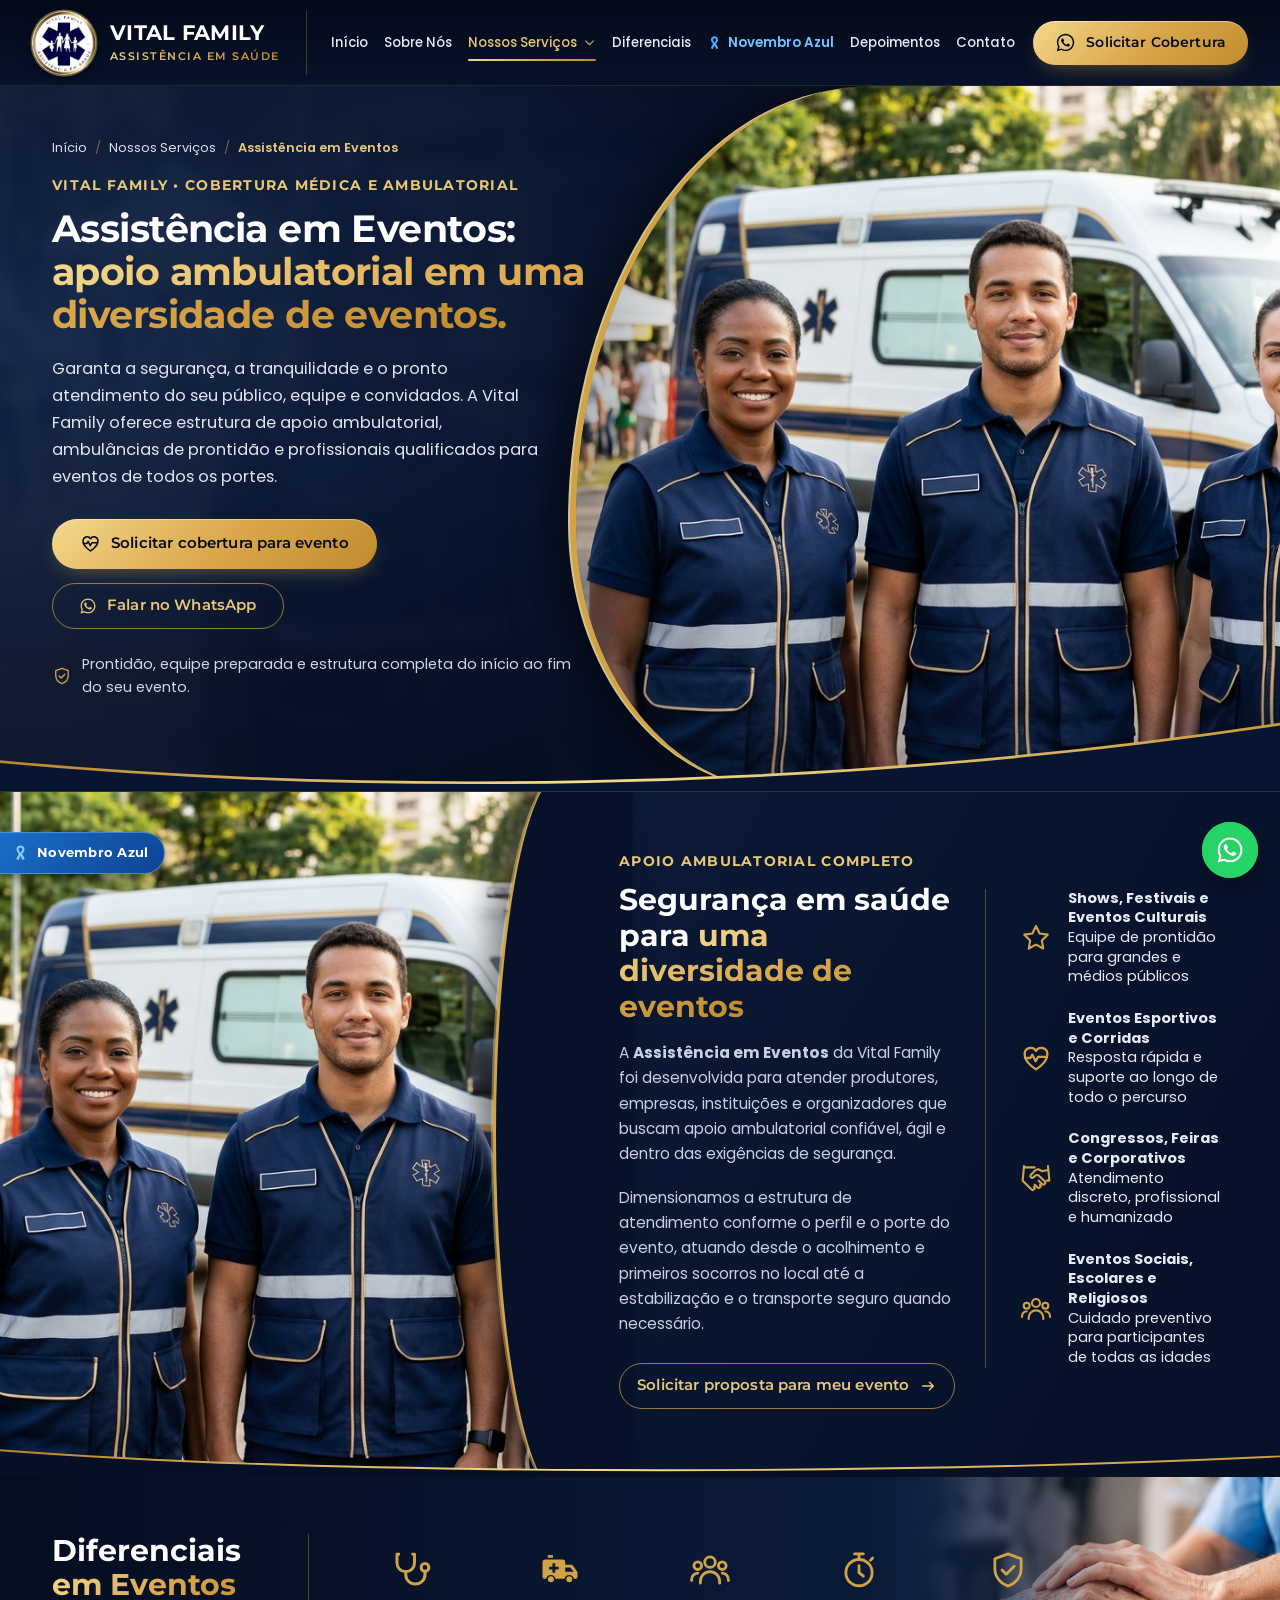
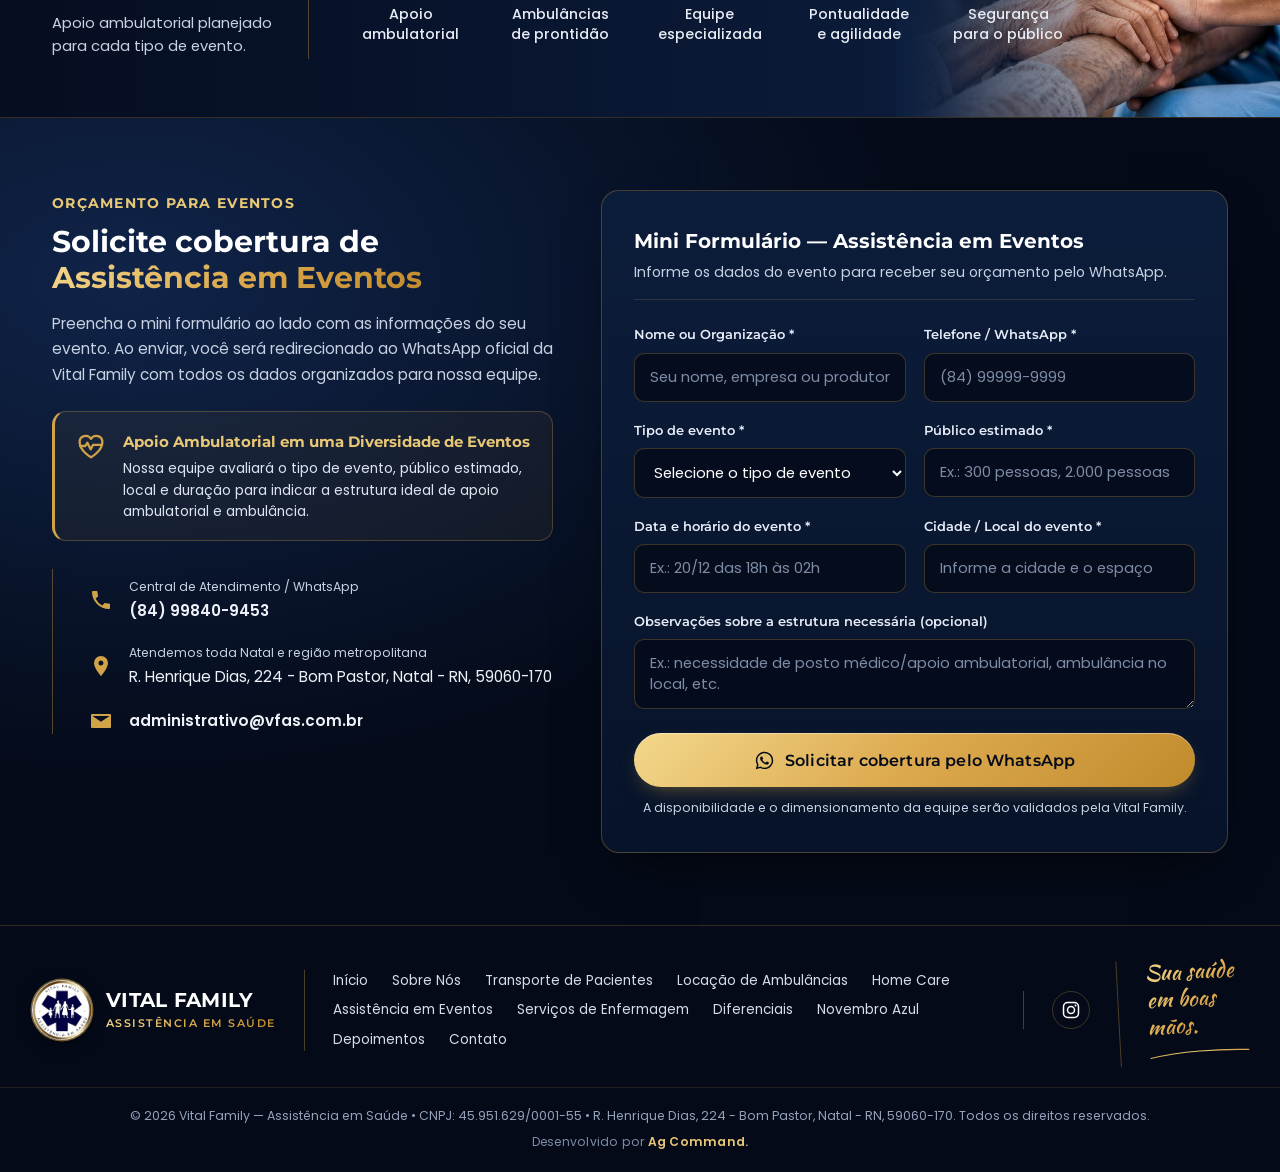
<file: assistencia-em-eventos.html>
<!DOCTYPE html>
<html lang="pt-BR">

<head>
  <meta charset="UTF-8">
  <meta name="viewport" content="width=device-width, initial-scale=1">
  <title>Assistência em Eventos | Vital Family — Assistência em Saúde</title>
  <meta name="description"
    content="Assistência em Eventos: apoio ambulatorial em uma diversidade de eventos com equipe especializada e ambulâncias equipadas da Vital Family.">
  <meta name="theme-color" content="#07122a">
  <meta name="referrer" content="strict-origin-when-cross-origin">
  <meta http-equiv="X-Content-Type-Options" content="nosniff">
  <meta property="og:type" content="website">
  <meta property="og:locale" content="pt_BR">
  <meta property="og:title" content="Assistência em Eventos | Vital Family — Assistência em Saúde">
  <meta property="og:description" content="Apoio ambulatorial em uma diversidade de eventos com equipe especializada e ambulâncias equipadas da Vital Family.">
  <meta property="og:image" content="assets/logo.jpeg">
  <link rel="icon" href="assets/logo.jpeg">
  <link rel="preconnect" href="https://fonts.googleapis.com">
  <link rel="preconnect" href="https://fonts.gstatic.com" crossorigin>
  <link
    href="https://fonts.googleapis.com/css2?family=Montserrat:wght@400;500;600;700;800&family=Poppins:wght@400;500;600;700&family=Great+Vibes&family=Kaushan+Script&display=swap"
    rel="stylesheet">
  <link rel="stylesheet" href="css/style.css">
</head>

<body>
  <a href="#main-content" class="skip-link">Pular para o conteúdo principal</a>

  <!-- ===== SVG ICON SPRITE ===== -->
  <svg width="0" height="0" style="position:absolute" aria-hidden="true">
    <defs>
      <linearGradient id="gold" x1="0" y1="0" x2="1" y2="1">
        <stop offset="0" stop-color="#f6dc8e" />
        <stop offset=".5" stop-color="#d9ac4f" />
        <stop offset="1" stop-color="#b8862c" />
      </linearGradient>
    </defs>
    <symbol id="i-whatsapp" viewBox="0 0 24 24">
      <path fill="currentColor"
        d="M12.04 2C6.58 2 2.13 6.45 2.13 11.91c0 1.75.46 3.45 1.32 4.95L2.05 22l5.25-1.38a9.9 9.9 0 0 0 4.74 1.21c5.46 0 9.91-4.45 9.91-9.91C21.95 6.45 17.5 2 12.04 2Zm0 18.15a8.2 8.2 0 0 1-4.2-1.15l-.3-.18-3.12.82.83-3.04-.2-.31a8.2 8.2 0 0 1-1.26-4.38c0-4.54 3.7-8.24 8.25-8.24 4.54 0 8.24 3.7 8.24 8.24 0 4.55-3.7 8.24-8.24 8.24Zm4.52-6.17c-.25-.12-1.47-.72-1.69-.81-.23-.08-.39-.12-.56.13-.16.25-.64.81-.79.97-.14.17-.29.19-.54.06-.25-.12-1.05-.39-1.99-1.23-.74-.66-1.23-1.47-1.38-1.72-.14-.25-.02-.38.11-.51.11-.11.25-.29.37-.43.13-.15.17-.25.25-.42.08-.16.04-.31-.02-.43-.06-.12-.56-1.34-.76-1.84-.2-.48-.41-.42-.56-.43h-.48c-.17 0-.43.06-.66.31-.22.25-.86.85-.86 2.07 0 1.22.89 2.4 1.01 2.56.12.17 1.75 2.67 4.23 3.74.59.26 1.05.41 1.41.52.59.19 1.13.16 1.56.1.48-.07 1.47-.6 1.67-1.18.21-.58.21-1.07.15-1.18-.06-.1-.23-.16-.48-.29Z" />
    </symbol>
    <symbol id="i-shield" viewBox="0 0 24 24">
      <g fill="none" stroke="currentColor" stroke-width="1.6" stroke-linecap="round" stroke-linejoin="round">
        <path d="M12 2.8 4.5 5.6v5.6c0 4.7 3.2 8.6 7.5 10 4.3-1.4 7.5-5.3 7.5-10V5.6Z" />
        <path d="m8.6 12 2.4 2.4 4.5-4.6" />
      </g>
    </symbol>
    <symbol id="i-heart" viewBox="0 0 24 24">
      <path fill="none" stroke="currentColor" stroke-width="1.6" stroke-linejoin="round"
        d="M12 20.5s-8-4.9-8-11A4.5 4.5 0 0 1 12 6.7a4.5 4.5 0 0 1 8 2.8c0 6.1-8 11-8 11Z" />
    </symbol>
    <symbol id="i-heart-hands" viewBox="0 0 24 24">
      <g fill="none" stroke="currentColor" stroke-width="1.6" stroke-linecap="round" stroke-linejoin="round">
        <path d="M12 13.5s-5-3-5-6.6A2.7 2.7 0 0 1 12 5.4a2.7 2.7 0 0 1 5 1.5c0 3.6-5 6.6-5 6.6Z" />
        <path d="M2.5 14.5 6 18.2c.8.9 1.9 1.3 3 1.3h6c1.1 0 2.2-.4 3-1.3l3.5-3.7" />
      </g>
    </symbol>
    <symbol id="i-stopwatch" viewBox="0 0 24 24">
      <g fill="none" stroke="currentColor" stroke-width="1.6" stroke-linecap="round" stroke-linejoin="round">
        <circle cx="12" cy="13.5" r="7.5" />
        <path d="M12 9.5v4l2.5 2M9.5 2.8h5M12 2.8V6M18.5 6.5l1.3-1.3" />
      </g>
    </symbol>
    <symbol id="i-handshake" viewBox="0 0 24 24">
      <g fill="none" stroke="currentColor" stroke-width="1.6" stroke-linecap="round" stroke-linejoin="round">
        <path d="m11 17 2 2a1.4 1.4 0 0 0 2-2" />
        <path
          d="m14 14 2.5 2.5a1.4 1.4 0 0 0 2-2l-3.9-3.9a2.5 2.5 0 0 0-3.5 0l-.9.9a1.4 1.4 0 0 1-2-2l2.8-2.8a3.5 3.5 0 0 1 4.3-.5l.5.3c.4.3 1 .4 1.5.3L21 6" />
        <path d="m21 3 1 11h-2M3 3 2 14l6.5 6.5a1.4 1.4 0 0 0 2-2M3 4h8" />
      </g>
    </symbol>
    <symbol id="i-star" viewBox="0 0 24 24">
      <path fill="none" stroke="currentColor" stroke-width="1.6" stroke-linejoin="round"
        d="m12 3 2.7 5.6 6.1.9-4.4 4.3 1 6.1L12 17l-5.4 2.9 1-6.1-4.4-4.3 6.1-.9Z" />
    </symbol>
    <symbol id="i-users" viewBox="0 0 24 24">
      <g fill="none" stroke="currentColor" stroke-width="1.6" stroke-linecap="round" stroke-linejoin="round">
        <circle cx="12" cy="7.5" r="3" />
        <path d="M6.5 19.5v-1a5.5 5.5 0 0 1 11 0v1" />
        <circle cx="5" cy="9.5" r="2.2" />
        <path d="M1.5 18v-.6A3.6 3.6 0 0 1 5 13.8" />
        <circle cx="19" cy="9.5" r="2.2" />
        <path d="M22.5 18v-.6a3.6 3.6 0 0 0-3.5-3.6" />
      </g>
    </symbol>
    <symbol id="i-ambulance" viewBox="0 0 24 24">
      <g fill="currentColor">
        <path
          d="M2 7.5A1.5 1.5 0 0 1 3.5 6h10A1.5 1.5 0 0 1 15 7.5V9h3.2c.5 0 .9.2 1.2.6l2.3 3.1c.2.3.3.6.3.9V16a1 1 0 0 1-1 1h-1.1a2.7 2.7 0 0 0-5.3 0H9.4a2.7 2.7 0 0 0-5.3 0H3a1 1 0 0 1-1-1Zm13 3v2.5h4.8l-1.9-2.5Z" />
        <circle cx="6.8" cy="17.3" r="1.7" />
        <circle cx="17.3" cy="17.3" r="1.7" />
      </g>
      <path fill="#0b1934" d="M7.7 8.2h1.6v1.9h1.9v1.6H9.3v1.9H7.7v-1.9H5.8v-1.6h1.9Z" />
      <path fill="currentColor" d="M5 3.5h3V5H5z" />
    </symbol>
    <symbol id="i-stetho" viewBox="0 0 24 24">
      <g fill="none" stroke="currentColor" stroke-width="1.7" stroke-linecap="round" stroke-linejoin="round">
        <path d="M5 3H4v5a5 5 0 0 0 10 0V3h-1" />
        <path d="M9 13v1.5a5.5 5.5 0 0 0 11 0V13" />
        <circle cx="20" cy="10.5" r="2.2" />
      </g>
    </symbol>
    <symbol id="i-home-heart" viewBox="0 0 24 24">
      <g fill="none" stroke="currentColor" stroke-width="1.7" stroke-linecap="round" stroke-linejoin="round">
        <path d="M3 10.5 12 3l9 7.5" />
        <path d="M5 9v11h14V9" />
        <path d="M12 17.2s-3.2-1.9-3.2-4.1a1.7 1.7 0 0 1 3.2-.9 1.7 1.7 0 0 1 3.2.9c0 2.2-3.2 4.1-3.2 4.1Z" />
      </g>
    </symbol>
    <symbol id="i-heart-pulse" viewBox="0 0 24 24">
      <g fill="none" stroke="currentColor" stroke-width="1.7" stroke-linecap="round" stroke-linejoin="round">
        <path d="M12 20.5s-8.5-5-8.5-11.2A4.6 4.6 0 0 1 12 6.6a4.6 4.6 0 0 1 8.5 2.7c0 6.2-8.5 11.2-8.5 11.2Z" />
        <path d="M3.8 12h4l1.5-2.5 2.4 5 1.8-3.3H20" />
      </g>
    </symbol>
    <symbol id="i-phone" viewBox="0 0 24 24">
      <path fill="currentColor"
        d="M6.6 10.8a15.1 15.1 0 0 0 6.6 6.6l2.2-2.2c.3-.3.7-.4 1-.2 1.1.4 2.3.6 3.6.6.6 0 1 .4 1 1V20c0 .6-.4 1-1 1A17 17 0 0 1 3 4c0-.6.4-1 1-1h3.5c.6 0 1 .4 1 1 0 1.3.2 2.5.6 3.6.1.3 0 .7-.2 1Z" />
    </symbol>
    <symbol id="i-pin" viewBox="0 0 24 24">
      <path fill="currentColor"
        d="M12 2a7 7 0 0 0-7 7c0 5.2 7 13 7 13s7-7.8 7-13a7 7 0 0 0-7-7Zm0 9.5A2.5 2.5 0 1 1 12 6.5a2.5 2.5 0 0 1 0 5Z" />
    </symbol>
    <symbol id="i-mail" viewBox="0 0 24 24">
      <path fill="currentColor"
        d="M3 5h18a1 1 0 0 1 1 1v12a1 1 0 0 1-1 1H3a1 1 0 0 1-1-1V6a1 1 0 0 1 1-1Zm.8 2v.3l8.2 5.4 8.2-5.4V7Z" />
    </symbol>
    <symbol id="i-instagram" viewBox="0 0 24 24">
      <g fill="none" stroke="currentColor" stroke-width="1.8">
        <rect x="3" y="3" width="18" height="18" rx="5" />
        <circle cx="12" cy="12" r="4.2" />
      </g>
      <circle cx="17.4" cy="6.6" r="1.2" fill="currentColor" />
    </symbol>
    <symbol id="i-facebook" viewBox="0 0 24 24">
      <path fill="currentColor"
        d="M12 2a10 10 0 0 0-1.6 19.9v-7H7.9V12h2.5V9.8c0-2.5 1.5-3.9 3.8-3.9 1.1 0 2.2.2 2.2.2v2.5h-1.3c-1.2 0-1.6.8-1.6 1.6V12h2.8l-.4 2.9h-2.3v7A10 10 0 0 0 12 2Z" />
    </symbol>
    <symbol id="i-arrow" viewBox="0 0 24 24">
      <path fill="none" stroke="currentColor" stroke-width="2" stroke-linecap="round" stroke-linejoin="round"
        d="M5 12h14m-5-5 5 5-5 5" />
    </symbol>
    <symbol id="i-chev" viewBox="0 0 24 24">
      <path fill="none" stroke="currentColor" stroke-width="2.4" stroke-linecap="round" stroke-linejoin="round"
        d="m9 5 7 7-7 7" />
    </symbol>
    <symbol id="i-ribbon" viewBox="0 0 24 24">
      <path fill="currentColor"
        d="M12 2c-3.1 0-5.6 2.4-5.6 5.4 0 2.1 1.3 4.3 3.2 6.6L6 21.3l3.1 1.2 2.9-5.8 2.9 5.8 3.1-1.2-3.6-7.3c1.9-2.3 3.2-4.5 3.2-6.6C17.6 4.4 15.1 2 12 2Zm0 3c1.5 0 2.6 1.1 2.6 2.4 0 1.2-.9 2.8-2.6 4.8-1.7-2-2.6-3.6-2.6-4.8C9.4 6.1 10.5 5 12 5Z" />
    </symbol>
    <symbol id="i-cross" viewBox="0 0 24 24">
      <path fill="currentColor" d="M9 3h6v6h6v6h-6v6H9v-6H3V9h6V3z" />
    </symbol>
  </svg>

  <!-- ===== HEADER ===== -->
  <header class="header" id="header">
    <div class="container header__inner">
      <a href="index.html" class="brand" aria-label="Vital Family - Início">
        <img src="assets/logo.jpeg" alt="Logotipo Vital Family" class="brand__logo" width="88" height="88">
        <span class="brand__text">
          <strong>VITAL FAMILY</strong>
          <small>ASSISTÊNCIA EM SAÚDE</small>
        </span>
      </a>

      <nav class="nav" id="nav" aria-label="Navegação principal">
        <ul class="nav__list">
          <li><a href="index.html#inicio" class="nav__link">Início</a></li>
          <li><a href="index.html#sobre" class="nav__link">Sobre Nós</a></li>
          <li class="nav__item--has-sub">
            <a href="index.html#servicos" class="nav__link is-active">Nossos Serviços <svg class="ico-caret">
                <use href="#i-chev" />
              </svg></a>
            <ul class="nav__sub" aria-label="Páginas de serviços">
              <li><a href="remocao-de-pacientes.html"><svg>
                    <use href="#i-ambulance" />
                  </svg> Transporte de Pacientes</a></li>
              <li><a href="locacao-de-ambulancias.html"><svg>
                    <use href="#i-ambulance" />
                  </svg> Locação de Ambulâncias</a></li>
              <li><a href="home-care.html"><svg>
                    <use href="#i-home-heart" />
                  </svg> Home Care</a></li>
              <li><a href="assistencia-em-eventos.html" class="is-current"><svg>
                    <use href="#i-heart-pulse" />
                  </svg> Assistência em Eventos</a></li>
              <li><a href="servicos-de-enfermagem.html"><svg>
                    <use href="#i-cross" />
                  </svg> Serviços de Enfermagem</a></li>
              <li><a href="index.html#servicos"><svg>
                    <use href="#i-stetho" />
                  </svg> Ver todos os serviços</a></li>
            </ul>
          </li>
          <li><a href="index.html#diferenciais" class="nav__link">Diferenciais</a></li>
          <li><a href="index.html#novembro-azul" class="nav__link nav__link--blue"><svg class="ico-ribbon">
                <use href="#i-ribbon" />
              </svg> Novembro Azul</a></li>
          <li><a href="index.html#depoimentos" class="nav__link">Depoimentos</a></li>
          <li><a href="#solicitar-evento" class="nav__link">Contato</a></li>
        </ul>
        <a href="#solicitar-evento" class="btn btn--gold btn--sm nav__cta">
          <svg class="ico">
            <use href="#i-whatsapp" />
          </svg> Solicitar Cobertura
        </a>
      </nav>

      <button class="burger" id="burger" aria-label="Abrir menu" aria-expanded="false" aria-controls="nav">
        <span></span><span></span><span></span>
      </button>
    </div>
  </header>

  <main id="main-content">
    <!-- ===== HERO ASSISTÊNCIA EM EVENTOS ===== -->
    <section class="hero hero--sub" id="topo">
      <div class="hero__bg" style="background-image:url('assets/img/evento-ambulancia-equipe.jpg')" aria-hidden="true"></div>
      <div class="hero__media reveal" data-reveal="right">
        <div class="hero__frame">
          <img src="assets/img/evento-ambulancia-equipe.jpg"
            alt="Equipe de socorristas da Vital Family com ambulância a postos para assistência em eventos" width="960"
            height="512" fetchpriority="high">
        </div>
      </div>
      <div class="container hero__inner">
        <div class="hero__content reveal">
          <nav class="breadcrumb" aria-label="Trilha de navegação">
            <a href="index.html">Início</a>
            <span>/</span>
            <a href="index.html#servicos">Nossos Serviços</a>
            <span>/</span>
            <strong aria-current="page">Assistência em Eventos</strong>
          </nav>
          <span class="eyebrow">VITAL FAMILY • COBERTURA MÉDICA E AMBULATORIAL</span>
          <h1 class="hero__title">Assistência em Eventos: <span class="gold-text">apoio ambulatorial em uma diversidade
              de eventos.</span></h1>
          <p class="hero__lead">Garanta a segurança, a tranquilidade e o pronto atendimento do seu público, equipe e
            convidados. A Vital Family oferece estrutura de apoio ambulatorial, ambulâncias de prontidão e profissionais
            qualificados para eventos de todos os portes.</p>
          <div class="hero__actions">
            <a href="#solicitar-evento" class="btn btn--gold">
              <svg class="ico">
                <use href="#i-heart-pulse" />
              </svg> Solicitar cobertura para evento
            </a>
            <a href="https://wa.me/5584998409453?text=Ol%C3%A1!%20Gostaria%20de%20um%20or%C3%A7amento%20para%20Assist%C3%AAncia%20em%20Eventos."
              target="_blank" rel="noopener noreferrer" class="btn btn--outline">
              <svg class="ico">
                <use href="#i-whatsapp" />
              </svg> Falar no WhatsApp
            </a>
          </div>
          <p class="hero__safe"><svg class="ico ico--gold">
              <use href="#i-shield" />
            </svg> Prontidão, equipe preparada e estrutura completa do início ao fim do seu evento.</p>
        </div>
      </div>
      <svg class="hero__swoosh" viewBox="0 0 1440 90" preserveAspectRatio="none" aria-hidden="true">
        <defs>
          <linearGradient id="sw" x1="0" x2="1">
            <stop offset="0" stop-color="#b8862c" />
            <stop offset=".45" stop-color="#f6dc8e" />
            <stop offset="1" stop-color="#c99a3d" />
          </linearGradient>
        </defs>
        <path d="M0 52 C 380 92, 900 96, 1440 4 L1440 90 L0 90Z" fill="#081530" />
        <path d="M0 52 C 380 92, 900 96, 1440 4" fill="none" stroke="url(#sw)" stroke-width="3.5" />
      </svg>
    </section>

    <!-- ===== APRESENTAÇÃO DO SERVIÇO ===== -->
    <section class="about" id="apresentacao">
      <div class="about__media reveal" data-reveal="left">
        <img src="assets/img/evento-ambulancia-equipe.jpg"
          alt="Ambulância Vital Family com equipe de socorristas a postos para assistência em eventos" loading="lazy" width="1600"
          height="850">
      </div>
      <div class="about__panel">
        <div class="about__content reveal">
          <span class="eyebrow">APOIO AMBULATORIAL COMPLETO</span>
          <h2 class="about__title">Segurança em saúde para <span class="gold-text">uma diversidade de eventos</span>
          </h2>
          <p>A <strong>Assistência em Eventos</strong> da Vital Family foi desenvolvida para atender produtores,
            empresas, instituições e organizadores que buscam apoio ambulatorial confiável, ágil e dentro das exigências
            de segurança.</p>
          <p>Dimensionamos a estrutura de atendimento conforme o perfil e o porte do evento, atuando desde o acolhimento
            e primeiros socorros no local até a estabilização e o transporte seguro quando necessário.</p>
          <a href="#solicitar-evento" class="btn btn--outline">Solicitar proposta para meu evento <svg class="ico">
              <use href="#i-arrow" />
            </svg></a>
        </div>
        <ul class="about__list reveal">
          <li><svg class="ico-lg">
              <use href="#i-star" />
            </svg><span><strong>Shows, Festivais e Eventos Culturais</strong><br> Equipe de prontidão para grandes e
              médios públicos</span></li>
          <li><svg class="ico-lg">
              <use href="#i-heart-pulse" />
            </svg><span><strong>Eventos Esportivos e Corridas</strong><br> Resposta rápida e suporte ao longo de todo o
              percurso</span></li>
          <li><svg class="ico-lg">
              <use href="#i-handshake" />
            </svg><span><strong>Congressos, Feiras e Corporativos</strong><br> Atendimento discreto, profissional e
              humanizado</span></li>
          <li><svg class="ico-lg">
              <use href="#i-users" />
            </svg><span><strong>Eventos Sociais, Escolares e Religiosos</strong><br> Cuidado preventivo para
              participantes de todas as idades</span></li>
        </ul>
      </div>
      <svg class="about__swoosh" viewBox="0 0 1440 44" preserveAspectRatio="none" aria-hidden="true">
        <path d="M0 44 L0 8 C 360 40, 960 42, 1440 16 L1440 44 Z" fill="#060f23" />
        <path d="M0 8 C 360 40, 960 42, 1440 16" fill="none" stroke="url(#sw)" stroke-width="2.5" />
      </svg>
    </section>

    <!-- ===== DIFERENCIAIS EM EVENTOS ===== -->
    <section class="diff" id="diferenciais-eventos">
      <div class="diff__media" aria-hidden="true"><img src="assets/img/diferenciais.jpg" alt="" loading="lazy"
          width="1200" height="575"></div>
      <div class="container diff__inner">
        <div class="diff__head reveal">
          <h2><span>Diferenciais</span> <span class="gold-text">em Eventos</span></h2>
          <p>Apoio ambulatorial planejado<br> para cada tipo de evento.</p>
        </div>
        <ul class="diff__list">
          <li class="reveal"><svg class="ico-xl">
              <use href="#i-stetho" />
            </svg><span>Apoio<br> ambulatorial</span></li>
          <li class="reveal"><svg class="ico-xl">
              <use href="#i-ambulance" />
            </svg><span>Ambulâncias<br> de prontidão</span></li>
          <li class="reveal"><svg class="ico-xl">
              <use href="#i-users" />
            </svg><span>Equipe<br> especializada</span></li>
          <li class="reveal"><svg class="ico-xl">
              <use href="#i-stopwatch" />
            </svg><span>Pontualidade<br> e agilidade</span></li>
          <li class="reveal"><svg class="ico-xl">
              <use href="#i-shield" />
            </svg><span>Segurança<br> para o público</span></li>
        </ul>
      </div>
    </section>

    <!-- ===== MINI FORMULÁRIO — ASSISTÊNCIA EM EVENTOS ===== -->
    <section class="form-sec" id="solicitar-evento">
      <div class="container form-sec__inner">
        <div class="form-sec__info reveal">
          <span class="eyebrow">ORÇAMENTO PARA EVENTOS</span>
          <h2 class="about__title">Solicite cobertura de <span class="gold-text">Assistência em Eventos</span></h2>
          <p>Preencha o mini formulário ao lado com as informações do seu evento. Ao enviar, você será redirecionado ao
            WhatsApp oficial da Vital Family com todos os dados organizados para nossa equipe.</p>

          <div class="notice-box">
            <svg class="ico-lg">
              <use href="#i-heart-pulse" />
            </svg>
            <div>
              <strong>Apoio Ambulatorial em uma Diversidade de Eventos</strong>
              <p>Nossa equipe avaliará o tipo de evento, público estimado, local e duração para indicar a estrutura
                ideal de apoio ambulatorial e ambulância.</p>
            </div>
          </div>

          <ul class="contact__info contact__info--clean">
            <li>
              <svg class="ico-md">
                <use href="#i-phone" />
              </svg>
              <span><small>Central de Atendimento / WhatsApp</small><a href="tel:+5584998409453">(84)
                  99840-9453</a></span>
            </li>
            <li>
              <svg class="ico-md">
                <use href="#i-pin" />
              </svg>
              <span><small>Atendemos toda Natal e região metropolitana</small>R. Henrique Dias, 224 - Bom Pastor, Natal
                - RN, 59060-170</span>
            </li>
            <li>
              <svg class="ico-md">
                <use href="#i-mail" />
              </svg>
              <span><a href="mailto:administrativo@vfas.com.br">administrativo@vfas.com.br</a></span>
            </li>
          </ul>
        </div>

        <form class="vf-form reveal" id="form-eventos">
          <div class="vf-form__head">
            <h3>Mini Formulário — Assistência em Eventos</h3>
            <p>Informe os dados do evento para receber seu orçamento pelo WhatsApp.</p>
          </div>

          <div class="vf-form__grid">
            <div class="vf-field">
              <label for="ev-responsavel">Nome ou Organização *</label>
              <input type="text" id="ev-responsavel" name="responsavel" placeholder="Seu nome, empresa ou produtora" maxlength="120"
                required>
            </div>

            <div class="vf-field">
              <label for="ev-whatsapp">Telefone / WhatsApp *</label>
              <input type="tel" id="ev-whatsapp" name="whatsapp" placeholder="(84) 99999-9999" inputmode="tel" autocomplete="tel" minlength="14" maxlength="15" required>
            </div>

            <div class="vf-field">
              <label for="ev-tipo">Tipo de evento *</label>
              <select id="ev-tipo" name="tipo" required>
                <option value="" disabled selected>Selecione o tipo de evento</option>
                <option value="Show / Festa / Festival">Show / Festa / Festival</option>
                <option value="Evento Esportivo / Competição / Corrida">Evento Esportivo / Competição / Corrida</option>
                <option value="Evento Corporativo / Feira / Congresso">Evento Corporativo / Feira / Congresso</option>
                <option value="Evento Social / Casamento / Formatura">Evento Social / Casamento / Formatura</option>
                <option value="Evento Escolar / Religioso / Comunitário">Evento Escolar / Religioso / Comunitário
                </option>
                <option value="Outro evento">Outro evento</option>
              </select>
            </div>

            <div class="vf-field">
              <label for="ev-publico">Público estimado *</label>
              <input type="text" id="ev-publico" name="publico" placeholder="Ex.: 300 pessoas, 2.000 pessoas" maxlength="100" required>
            </div>

            <div class="vf-field">
              <label for="ev-data">Data e horário do evento *</label>
              <input type="text" id="ev-data" name="data" placeholder="Ex.: 20/12 das 18h às 02h" maxlength="120" required>
            </div>

            <div class="vf-field">
              <label for="ev-local">Cidade / Local do evento *</label>
              <input type="text" id="ev-local" name="local" placeholder="Informe a cidade e o espaço" maxlength="160" required>
            </div>

            <div class="vf-field vf-field--full">
              <label for="ev-obs">Observações sobre a estrutura necessária (opcional)</label>
              <textarea id="ev-obs" name="obs" rows="2" maxlength="500"
                placeholder="Ex.: necessidade de posto médico/apoio ambulatorial, ambulância no local, etc."></textarea>
            </div>
          </div>

          <button type="submit" class="btn btn--gold vf-form__submit">
            <svg class="ico">
              <use href="#i-whatsapp" />
            </svg> Solicitar cobertura pelo WhatsApp
          </button>
          <small class="vf-form__disclaimer">A disponibilidade e o dimensionamento da equipe serão validados pela Vital
            Family.</small>
        </form>
      </div>
    </section>
  </main>

  <!-- ===== FOOTER ===== -->
  <footer class="footer">
    <div class="container footer__inner">
      <a href="index.html" class="brand brand--footer" aria-label="Vital Family - voltar ao início">
        <img src="assets/logo.jpeg" alt="Logotipo Vital Family" class="brand__logo" width="72" height="72"
          loading="lazy">
        <span class="brand__text"><strong>VITAL FAMILY</strong><small>ASSISTÊNCIA EM SAÚDE</small></span>
      </a>
      <nav class="footer__nav" aria-label="Links do rodapé">
        <a href="index.html#inicio">Início</a>
        <a href="index.html#sobre">Sobre Nós</a>
        <a href="remocao-de-pacientes.html">Transporte de Pacientes</a>
        <a href="locacao-de-ambulancias.html">Locação de Ambulâncias</a>
        <a href="home-care.html">Home Care</a>
        <a href="assistencia-em-eventos.html">Assistência em Eventos</a>
        <a href="servicos-de-enfermagem.html">Serviços de Enfermagem</a>
        <a href="index.html#diferenciais">Diferenciais</a>
        <a href="index.html#novembro-azul">Novembro Azul</a>
        <a href="index.html#depoimentos">Depoimentos</a>
        <a href="index.html#contato">Contato</a>
      </nav>
      <div class="footer__social">
        <a href="https://www.instagram.com/vitalfamily.as?dlrf=MWkxdXNpbHBlZmU1bw==" target="_blank" rel="noopener noreferrer"
          aria-label="Instagram da Vital Family"><svg>
            <use href="#i-instagram" />
          </svg></a>
      </div>
      <div class="footer__motto">
        <span class="script-gold">Sua saúde em boas mãos.</span>
        <svg class="swash" viewBox="0 0 260 22" aria-hidden="true">
          <path d="M4 18 C 80 4, 180 2, 256 8" fill="none" stroke="url(#gold)" stroke-width="3"
            stroke-linecap="round" />
        </svg>
      </div>
    </div>
    <div class="footer__meta">
      <p class="footer__copy">© <span id="year"></span> Vital Family — Assistência em Saúde • CNPJ: 45.951.629/0001-55 •
        R. Henrique Dias, 224 - Bom Pastor, Natal - RN, 59060-170. Todos os direitos reservados.</p>
      <p class="footer__credit">Desenvolvido por <strong>Ag Command.</strong></p>
    </div>
  </footer>

  <a href="index.html#novembro-azul" class="nov-float-tab" aria-label="A importância do Novembro Azul">
    <svg>
      <use href="#i-ribbon" />
    </svg>
    <span>Novembro Azul</span>
  </a>

  <a href="https://wa.me/5584998409453" class="wa-float" target="_blank" rel="noopener noreferrer"
    aria-label="Conversar no WhatsApp"><svg>
      <use href="#i-whatsapp" />
    </svg></a>

  <script src="js/main.js" defer></script>
</body>

</html>
</file>
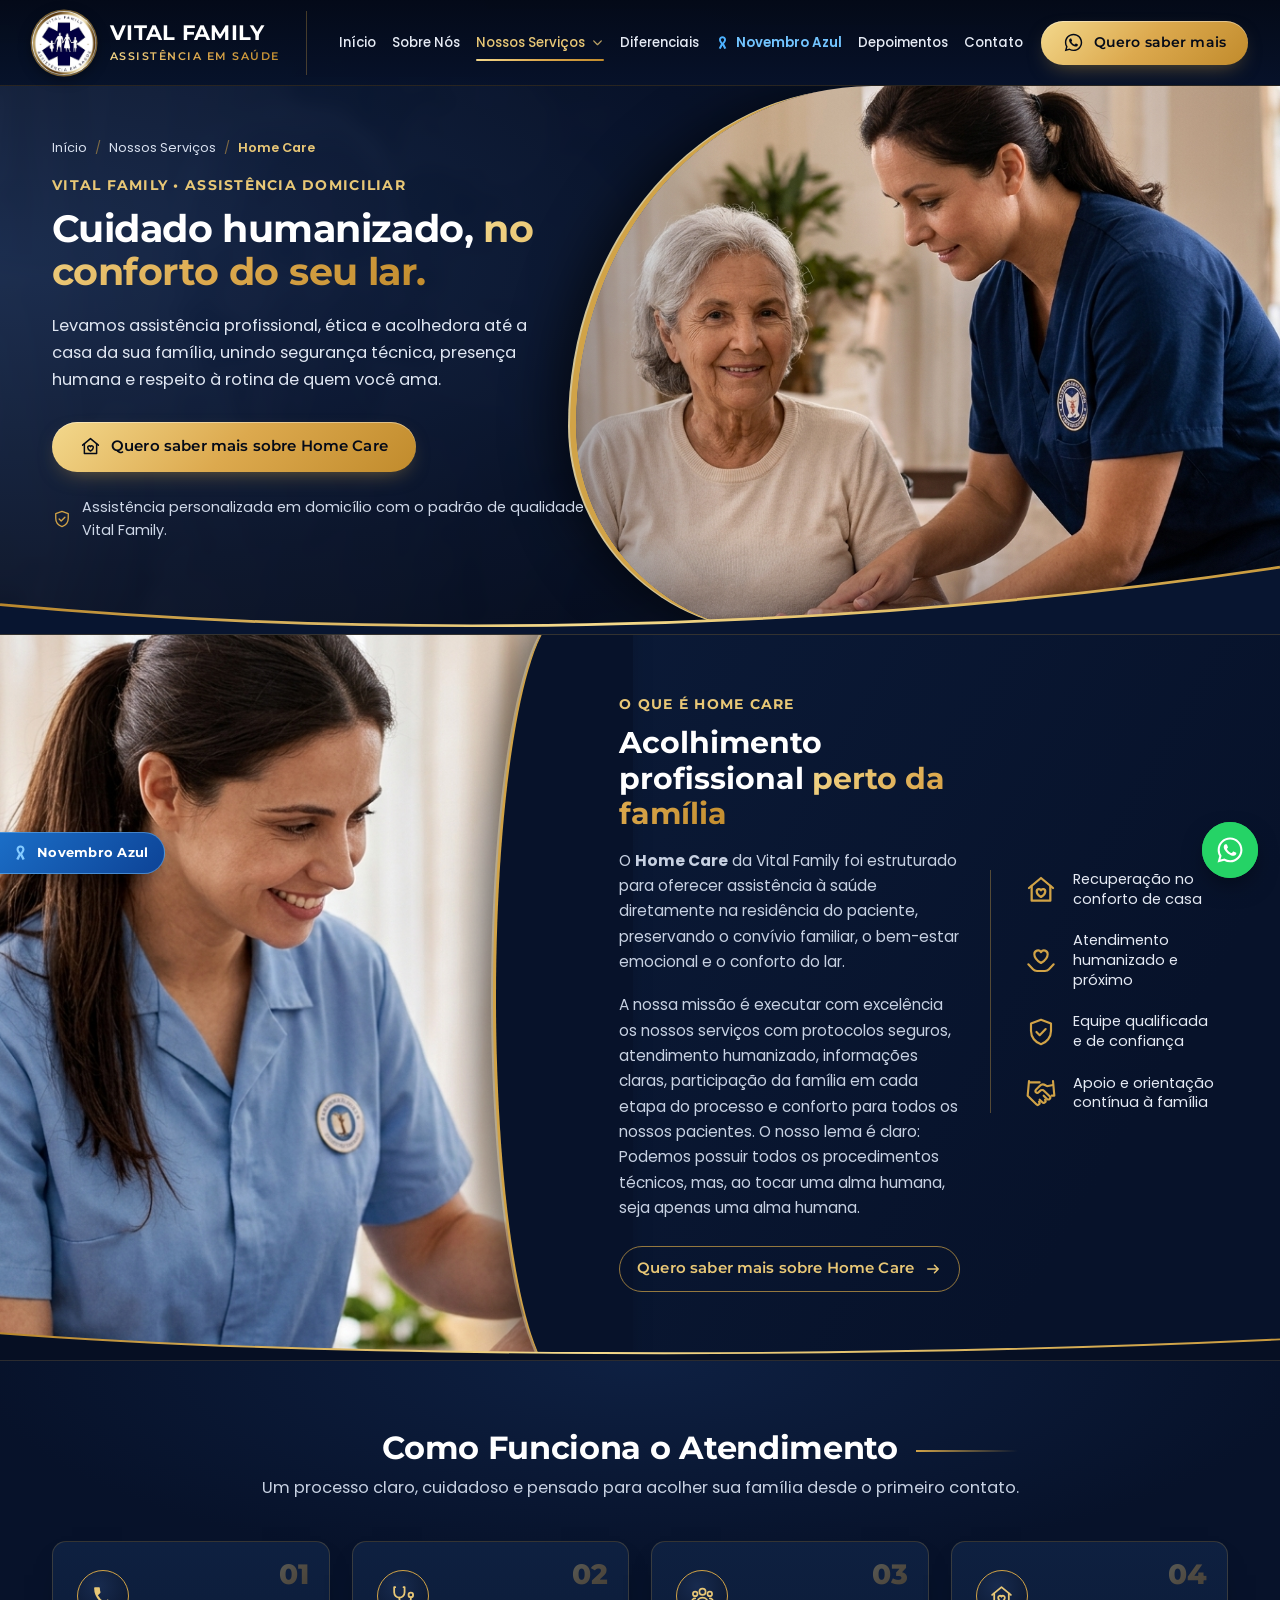
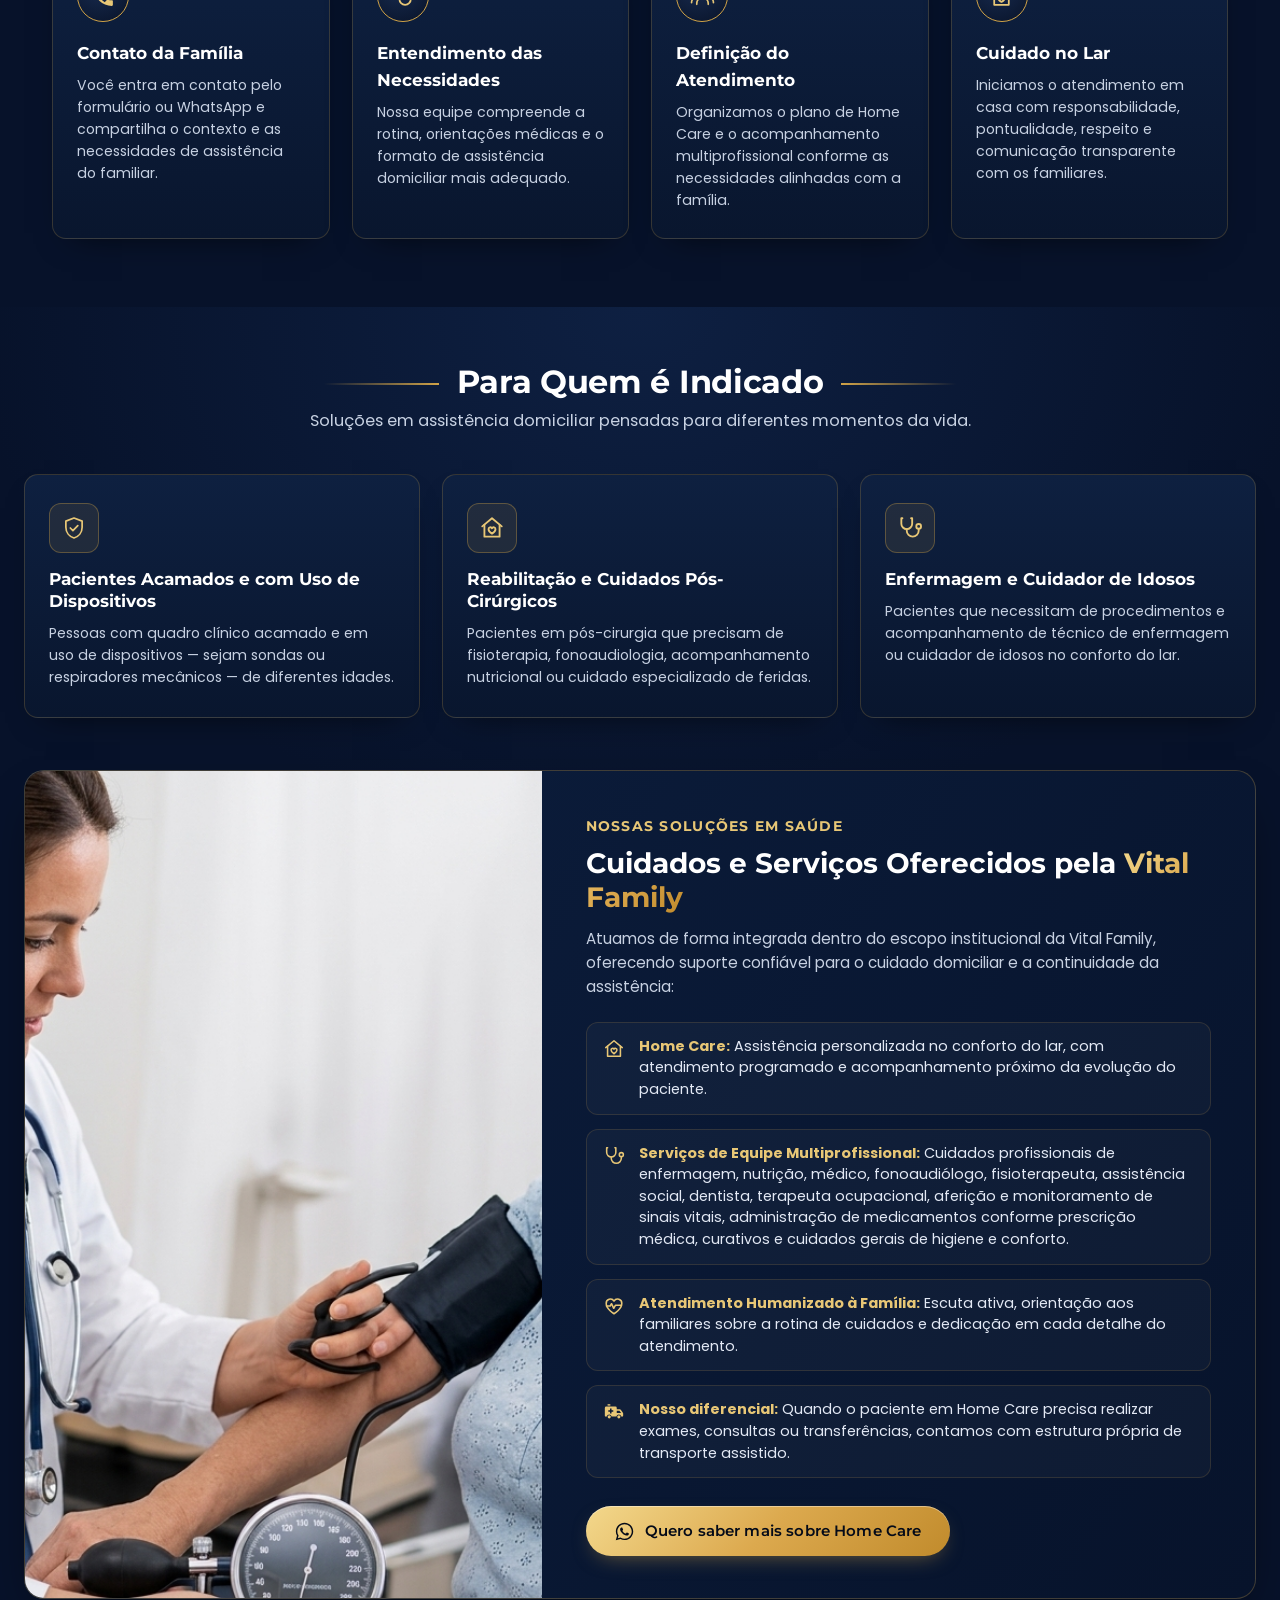
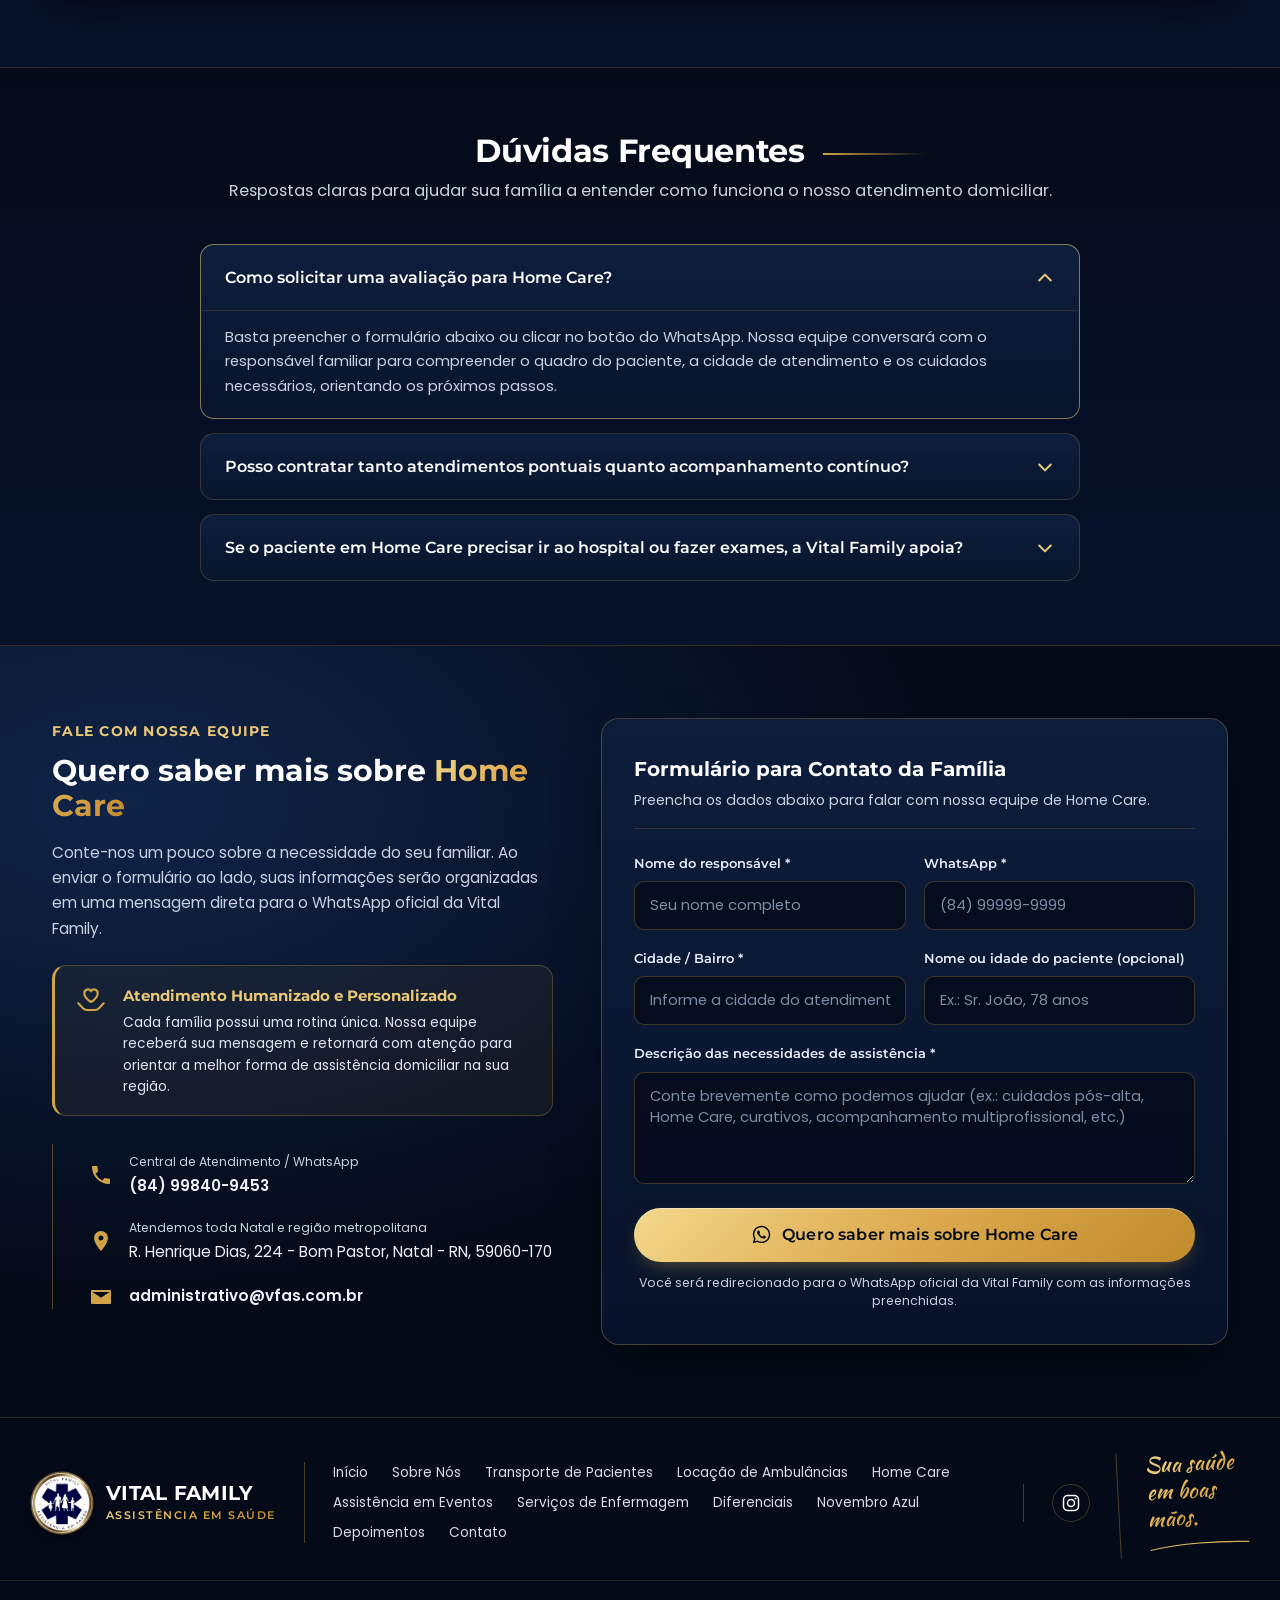
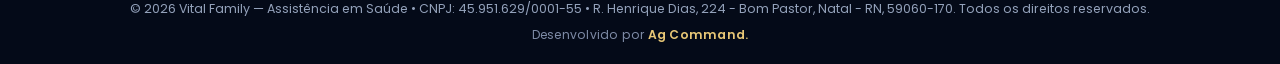
<file: home-care.html>
<!DOCTYPE html>
<html lang="pt-BR">

<head>
  <meta charset="UTF-8">
  <meta name="viewport" content="width=device-width, initial-scale=1">
  <title>Home Care | Vital Family — Assistência em Saúde</title>
  <meta name="description"
    content="Cuidado humanizado no conforto do seu lar. Conheça o serviço de Home Care e Equipe Multiprofissional da Vital Family.">
  <meta name="theme-color" content="#07122a">
  <meta name="referrer" content="strict-origin-when-cross-origin">
  <meta http-equiv="X-Content-Type-Options" content="nosniff">
  <meta property="og:type" content="website">
  <meta property="og:locale" content="pt_BR">
  <meta property="og:title" content="Home Care | Vital Family — Assistência em Saúde">
  <meta property="og:description" content="Cuidado humanizado no conforto do seu lar em Natal e região metropolitana. Conheça o Home Care e Equipe Multiprofissional da Vital Family.">
  <meta property="og:image" content="assets/logo.jpeg">
  <link rel="icon" href="assets/logo.jpeg">
  <link rel="preconnect" href="https://fonts.googleapis.com">
  <link rel="preconnect" href="https://fonts.gstatic.com" crossorigin>
  <link
    href="https://fonts.googleapis.com/css2?family=Montserrat:wght@400;500;600;700;800&family=Poppins:wght@400;500;600;700&family=Great+Vibes&family=Kaushan+Script&display=swap"
    rel="stylesheet">
  <link rel="stylesheet" href="css/style.css">
</head>

<body>
  <a href="#main-content" class="skip-link">Pular para o conteúdo principal</a>

  <!-- ===== SVG ICON SPRITE ===== -->
  <svg width="0" height="0" style="position:absolute" aria-hidden="true">
    <defs>
      <linearGradient id="gold" x1="0" y1="0" x2="1" y2="1">
        <stop offset="0" stop-color="#f6dc8e" />
        <stop offset=".5" stop-color="#d9ac4f" />
        <stop offset="1" stop-color="#b8862c" />
      </linearGradient>
    </defs>
    <symbol id="i-whatsapp" viewBox="0 0 24 24">
      <path fill="currentColor"
        d="M12.04 2C6.58 2 2.13 6.45 2.13 11.91c0 1.75.46 3.45 1.32 4.95L2.05 22l5.25-1.38a9.9 9.9 0 0 0 4.74 1.21c5.46 0 9.91-4.45 9.91-9.91C21.95 6.45 17.5 2 12.04 2Zm0 18.15a8.2 8.2 0 0 1-4.2-1.15l-.3-.18-3.12.82.83-3.04-.2-.31a8.2 8.2 0 0 1-1.26-4.38c0-4.54 3.7-8.24 8.25-8.24 4.54 0 8.24 3.7 8.24 8.24 0 4.55-3.7 8.24-8.24 8.24Zm4.52-6.17c-.25-.12-1.47-.72-1.69-.81-.23-.08-.39-.12-.56.13-.16.25-.64.81-.79.97-.14.17-.29.19-.54.06-.25-.12-1.05-.39-1.99-1.23-.74-.66-1.23-1.47-1.38-1.72-.14-.25-.02-.38.11-.51.11-.11.25-.29.37-.43.13-.15.17-.25.25-.42.08-.16.04-.31-.02-.43-.06-.12-.56-1.34-.76-1.84-.2-.48-.41-.42-.56-.43h-.48c-.17 0-.43.06-.66.31-.22.25-.86.85-.86 2.07 0 1.22.89 2.4 1.01 2.56.12.17 1.75 2.67 4.23 3.74.59.26 1.05.41 1.41.52.59.19 1.13.16 1.56.1.48-.07 1.47-.6 1.67-1.18.21-.58.21-1.07.15-1.18-.06-.1-.23-.16-.48-.29Z" />
    </symbol>
    <symbol id="i-shield" viewBox="0 0 24 24">
      <g fill="none" stroke="currentColor" stroke-width="1.6" stroke-linecap="round" stroke-linejoin="round">
        <path d="M12 2.8 4.5 5.6v5.6c0 4.7 3.2 8.6 7.5 10 4.3-1.4 7.5-5.3 7.5-10V5.6Z" />
        <path d="m8.6 12 2.4 2.4 4.5-4.6" />
      </g>
    </symbol>
    <symbol id="i-heart" viewBox="0 0 24 24">
      <path fill="none" stroke="currentColor" stroke-width="1.6" stroke-linejoin="round"
        d="M12 20.5s-8-4.9-8-11A4.5 4.5 0 0 1 12 6.7a4.5 4.5 0 0 1 8 2.8c0 6.1-8 11-8 11Z" />
    </symbol>
    <symbol id="i-heart-hands" viewBox="0 0 24 24">
      <g fill="none" stroke="currentColor" stroke-width="1.6" stroke-linecap="round" stroke-linejoin="round">
        <path d="M12 13.5s-5-3-5-6.6A2.7 2.7 0 0 1 12 5.4a2.7 2.7 0 0 1 5 1.5c0 3.6-5 6.6-5 6.6Z" />
        <path d="M2.5 14.5 6 18.2c.8.9 1.9 1.3 3 1.3h6c1.1 0 2.2-.4 3-1.3l3.5-3.7" />
      </g>
    </symbol>
    <symbol id="i-stopwatch" viewBox="0 0 24 24">
      <g fill="none" stroke="currentColor" stroke-width="1.6" stroke-linecap="round" stroke-linejoin="round">
        <circle cx="12" cy="13.5" r="7.5" />
        <path d="M12 9.5v4l2.5 2M9.5 2.8h5M12 2.8V6M18.5 6.5l1.3-1.3" />
      </g>
    </symbol>
    <symbol id="i-handshake" viewBox="0 0 24 24">
      <g fill="none" stroke="currentColor" stroke-width="1.6" stroke-linecap="round" stroke-linejoin="round">
        <path d="m11 17 2 2a1.4 1.4 0 0 0 2-2" />
        <path
          d="m14 14 2.5 2.5a1.4 1.4 0 0 0 2-2l-3.9-3.9a2.5 2.5 0 0 0-3.5 0l-.9.9a1.4 1.4 0 0 1-2-2l2.8-2.8a3.5 3.5 0 0 1 4.3-.5l.5.3c.4.3 1 .4 1.5.3L21 6" />
        <path d="m21 3 1 11h-2M3 3 2 14l6.5 6.5a1.4 1.4 0 0 0 2-2M3 4h8" />
      </g>
    </symbol>
    <symbol id="i-star" viewBox="0 0 24 24">
      <path fill="none" stroke="currentColor" stroke-width="1.6" stroke-linejoin="round"
        d="m12 3 2.7 5.6 6.1.9-4.4 4.3 1 6.1L12 17l-5.4 2.9 1-6.1-4.4-4.3 6.1-.9Z" />
    </symbol>
    <symbol id="i-users" viewBox="0 0 24 24">
      <g fill="none" stroke="currentColor" stroke-width="1.6" stroke-linecap="round" stroke-linejoin="round">
        <circle cx="12" cy="7.5" r="3" />
        <path d="M6.5 19.5v-1a5.5 5.5 0 0 1 11 0v1" />
        <circle cx="5" cy="9.5" r="2.2" />
        <path d="M1.5 18v-.6A3.6 3.6 0 0 1 5 13.8" />
        <circle cx="19" cy="9.5" r="2.2" />
        <path d="M22.5 18v-.6a3.6 3.6 0 0 0-3.5-3.6" />
      </g>
    </symbol>
    <symbol id="i-ambulance" viewBox="0 0 24 24">
      <g fill="currentColor">
        <path
          d="M2 7.5A1.5 1.5 0 0 1 3.5 6h10A1.5 1.5 0 0 1 15 7.5V9h3.2c.5 0 .9.2 1.2.6l2.3 3.1c.2.3.3.6.3.9V16a1 1 0 0 1-1 1h-1.1a2.7 2.7 0 0 0-5.3 0H9.4a2.7 2.7 0 0 0-5.3 0H3a1 1 0 0 1-1-1Zm13 3v2.5h4.8l-1.9-2.5Z" />
        <circle cx="6.8" cy="17.3" r="1.7" />
        <circle cx="17.3" cy="17.3" r="1.7" />
      </g>
      <path fill="#0b1934" d="M7.7 8.2h1.6v1.9h1.9v1.6H9.3v1.9H7.7v-1.9H5.8v-1.6h1.9Z" />
      <path fill="currentColor" d="M5 3.5h3V5H5z" />
    </symbol>
    <symbol id="i-stetho" viewBox="0 0 24 24">
      <g fill="none" stroke="currentColor" stroke-width="1.7" stroke-linecap="round" stroke-linejoin="round">
        <path d="M5 3H4v5a5 5 0 0 0 10 0V3h-1" />
        <path d="M9 13v1.5a5.5 5.5 0 0 0 11 0V13" />
        <circle cx="20" cy="10.5" r="2.2" />
      </g>
    </symbol>
    <symbol id="i-home-heart" viewBox="0 0 24 24">
      <g fill="none" stroke="currentColor" stroke-width="1.7" stroke-linecap="round" stroke-linejoin="round">
        <path d="M3 10.5 12 3l9 7.5" />
        <path d="M5 9v11h14V9" />
        <path d="M12 17.2s-3.2-1.9-3.2-4.1a1.7 1.7 0 0 1 3.2-.9 1.7 1.7 0 0 1 3.2.9c0 2.2-3.2 4.1-3.2 4.1Z" />
      </g>
    </symbol>
    <symbol id="i-heart-pulse" viewBox="0 0 24 24">
      <g fill="none" stroke="currentColor" stroke-width="1.7" stroke-linecap="round" stroke-linejoin="round">
        <path d="M12 20.5s-8.5-5-8.5-11.2A4.6 4.6 0 0 1 12 6.6a4.6 4.6 0 0 1 8.5 2.7c0 6.2-8.5 11.2-8.5 11.2Z" />
        <path d="M3.8 12h4l1.5-2.5 2.4 5 1.8-3.3H20" />
      </g>
    </symbol>
    <symbol id="i-phone" viewBox="0 0 24 24">
      <path fill="currentColor"
        d="M6.6 10.8a15.1 15.1 0 0 0 6.6 6.6l2.2-2.2c.3-.3.7-.4 1-.2 1.1.4 2.3.6 3.6.6.6 0 1 .4 1 1V20c0 .6-.4 1-1 1A17 17 0 0 1 3 4c0-.6.4-1 1-1h3.5c.6 0 1 .4 1 1 0 1.3.2 2.5.6 3.6.1.3 0 .7-.2 1Z" />
    </symbol>
    <symbol id="i-pin" viewBox="0 0 24 24">
      <path fill="currentColor"
        d="M12 2a7 7 0 0 0-7 7c0 5.2 7 13 7 13s7-7.8 7-13a7 7 0 0 0-7-7Zm0 9.5A2.5 2.5 0 1 1 12 6.5a2.5 2.5 0 0 1 0 5Z" />
    </symbol>
    <symbol id="i-mail" viewBox="0 0 24 24">
      <path fill="currentColor"
        d="M3 5h18a1 1 0 0 1 1 1v12a1 1 0 0 1-1 1H3a1 1 0 0 1-1-1V6a1 1 0 0 1 1-1Zm.8 2v.3l8.2 5.4 8.2-5.4V7Z" />
    </symbol>
    <symbol id="i-instagram" viewBox="0 0 24 24">
      <g fill="none" stroke="currentColor" stroke-width="1.8">
        <rect x="3" y="3" width="18" height="18" rx="5" />
        <circle cx="12" cy="12" r="4.2" />
      </g>
      <circle cx="17.4" cy="6.6" r="1.2" fill="currentColor" />
    </symbol>
    <symbol id="i-facebook" viewBox="0 0 24 24">
      <path fill="currentColor"
        d="M12 2a10 10 0 0 0-1.6 19.9v-7H7.9V12h2.5V9.8c0-2.5 1.5-3.9 3.8-3.9 1.1 0 2.2.2 2.2.2v2.5h-1.3c-1.2 0-1.6.8-1.6 1.6V12h2.8l-.4 2.9h-2.3v7A10 10 0 0 0 12 2Z" />
    </symbol>
    <symbol id="i-arrow" viewBox="0 0 24 24">
      <path fill="none" stroke="currentColor" stroke-width="2" stroke-linecap="round" stroke-linejoin="round"
        d="M5 12h14m-5-5 5 5-5 5" />
    </symbol>
    <symbol id="i-chev" viewBox="0 0 24 24">
      <path fill="none" stroke="currentColor" stroke-width="2.4" stroke-linecap="round" stroke-linejoin="round"
        d="m9 5 7 7-7 7" />
    </symbol>
    <symbol id="i-ribbon" viewBox="0 0 24 24">
      <path fill="currentColor"
        d="M12 2c-3.1 0-5.6 2.4-5.6 5.4 0 2.1 1.3 4.3 3.2 6.6L6 21.3l3.1 1.2 2.9-5.8 2.9 5.8 3.1-1.2-3.6-7.3c1.9-2.3 3.2-4.5 3.2-6.6C17.6 4.4 15.1 2 12 2Zm0 3c1.5 0 2.6 1.1 2.6 2.4 0 1.2-.9 2.8-2.6 4.8-1.7-2-2.6-3.6-2.6-4.8C9.4 6.1 10.5 5 12 5Z" />
    </symbol>
    <symbol id="i-cross" viewBox="0 0 24 24">
      <path fill="currentColor" d="M9 3h6v6h6v6h-6v6H9v-6H3V9h6V3z" />
    </symbol>
  </svg>

  <!-- ===== HEADER ===== -->
  <header class="header" id="header">
    <div class="container header__inner">
      <a href="index.html" class="brand" aria-label="Vital Family - Início">
        <img src="assets/logo.jpeg" alt="Logotipo Vital Family" class="brand__logo" width="88" height="88">
        <span class="brand__text">
          <strong>VITAL FAMILY</strong>
          <small>ASSISTÊNCIA EM SAÚDE</small>
        </span>
      </a>

      <nav class="nav" id="nav" aria-label="Navegação principal">
        <ul class="nav__list">
          <li><a href="index.html#inicio" class="nav__link">Início</a></li>
          <li><a href="index.html#sobre" class="nav__link">Sobre Nós</a></li>
          <li class="nav__item--has-sub">
            <a href="index.html#servicos" class="nav__link is-active">Nossos Serviços <svg class="ico-caret">
                <use href="#i-chev" />
              </svg></a>
            <ul class="nav__sub" aria-label="Páginas de serviços">
              <li><a href="remocao-de-pacientes.html"><svg>
                    <use href="#i-ambulance" />
                  </svg> Transporte de Pacientes</a></li>
              <li><a href="locacao-de-ambulancias.html"><svg>
                    <use href="#i-ambulance" />
                  </svg> Locação de Ambulâncias</a></li>
              <li><a href="home-care.html" class="is-current"><svg>
                    <use href="#i-home-heart" />
                  </svg> Home Care</a></li>
              <li><a href="assistencia-em-eventos.html"><svg>
                    <use href="#i-heart-pulse" />
                  </svg> Assistência em Eventos</a></li>
              <li><a href="servicos-de-enfermagem.html"><svg>
                    <use href="#i-cross" />
                  </svg> Serviços de Enfermagem</a></li>
              <li><a href="index.html#servicos"><svg>
                    <use href="#i-stetho" />
                  </svg> Ver todos os serviços</a></li>
            </ul>
          </li>
          <li><a href="index.html#diferenciais" class="nav__link">Diferenciais</a></li>
          <li><a href="index.html#novembro-azul" class="nav__link nav__link--blue"><svg class="ico-ribbon">
                <use href="#i-ribbon" />
              </svg> Novembro Azul</a></li>
          <li><a href="index.html#depoimentos" class="nav__link">Depoimentos</a></li>
          <li><a href="#contato-homecare" class="nav__link">Contato</a></li>
        </ul>
        <a href="#contato-homecare" class="btn btn--gold btn--sm nav__cta">
          <svg class="ico">
            <use href="#i-whatsapp" />
          </svg> Quero saber mais
        </a>
      </nav>

      <button class="burger" id="burger" aria-label="Abrir menu" aria-expanded="false" aria-controls="nav">
        <span></span><span></span><span></span>
      </button>
    </div>
  </header>

  <main id="main-content">
    <!-- ===== HERO HOME CARE ===== -->
    <section class="hero hero--sub" id="topo">
      <div class="hero__bg" style="background-image:url('assets/img/svc-homecare.jpg')" aria-hidden="true"></div>
      <div class="hero__media reveal" data-reveal="right">
        <div class="hero__frame">
          <img src="assets/img/svc-homecare.jpg"
            alt="Profissional de saúde da Vital Family atendendo paciente idosa com carinho no conforto do seu lar"
            width="960" height="512" fetchpriority="high">
        </div>
      </div>
      <div class="container hero__inner">
        <div class="hero__content reveal">
          <nav class="breadcrumb" aria-label="Trilha de navegação">
            <a href="index.html">Início</a>
            <span>/</span>
            <a href="index.html#servicos">Nossos Serviços</a>
            <span>/</span>
            <strong aria-current="page">Home Care</strong>
          </nav>
          <span class="eyebrow">VITAL FAMILY • ASSISTÊNCIA DOMICILIAR</span>
          <h1 class="hero__title">Cuidado humanizado, <span class="gold-text">no conforto do seu lar.</span></h1>
          <p class="hero__lead">Levamos assistência profissional, ética e acolhedora até a casa da sua família, unindo
            segurança técnica, presença humana e respeito à rotina de quem você ama.</p>
          <div class="hero__actions">
            <a href="#contato-homecare" class="btn btn--gold">
              <svg class="ico">
                <use href="#i-home-heart" />
              </svg> Quero saber mais sobre Home Care
            </a>
          </div>
          <p class="hero__safe"><svg class="ico ico--gold">
              <use href="#i-shield" />
            </svg> Assistência personalizada em domicílio com o padrão de qualidade Vital Family.</p>
        </div>
      </div>
      <svg class="hero__swoosh" viewBox="0 0 1440 90" preserveAspectRatio="none" aria-hidden="true">
        <defs>
          <linearGradient id="sw" x1="0" x2="1">
            <stop offset="0" stop-color="#b8862c" />
            <stop offset=".45" stop-color="#f6dc8e" />
            <stop offset="1" stop-color="#c99a3d" />
          </linearGradient>
        </defs>
        <path d="M0 52 C 380 92, 900 96, 1440 4 L1440 90 L0 90Z" fill="#081530" />
        <path d="M0 52 C 380 92, 900 96, 1440 4" fill="none" stroke="url(#sw)" stroke-width="3.5" />
      </svg>
    </section>

    <!-- ===== O QUE É HOME CARE / EXPLICAÇÃO ===== -->
    <section class="about" id="sobre-homecare">
      <div class="about__media reveal" data-reveal="left">
        <img src="assets/img/svc-enfermagem.jpg"
          alt="Profissional de enfermagem cuidando de paciente idosa em domicílio" loading="lazy" width="960"
          height="512">
      </div>
      <div class="about__panel">
        <div class="about__content reveal">
          <span class="eyebrow">O QUE É HOME CARE</span>
          <h2 class="about__title">Acolhimento profissional <span class="gold-text">perto da família</span></h2>
          <p>O <strong>Home Care</strong> da Vital Family foi estruturado para oferecer assistência à saúde diretamente
            na residência do paciente, preservando o convívio familiar, o bem-estar emocional e o conforto do lar.</p>
          <p>A nossa missão é executar com excelência os nossos serviços com protocolos seguros, atendimento humanizado,
            informações claras, participação da família em cada etapa do processo e conforto para todos os nossos
            pacientes. O nosso lema é claro: Podemos possuir todos os procedimentos técnicos, mas, ao tocar uma alma
            humana, seja apenas uma alma humana.</p>
          <a href="#contato-homecare" class="btn btn--outline">Quero saber mais sobre Home Care <svg class="ico">
              <use href="#i-arrow" />
            </svg></a>
        </div>
        <ul class="about__list reveal">
          <li><svg class="ico-lg">
              <use href="#i-home-heart" />
            </svg><span>Recuperação no<br> conforto de casa</span></li>
          <li><svg class="ico-lg">
              <use href="#i-heart-hands" />
            </svg><span>Atendimento<br> humanizado e próximo</span></li>
          <li><svg class="ico-lg">
              <use href="#i-shield" />
            </svg><span>Equipe qualificada<br> e de confiança</span></li>
          <li><svg class="ico-lg">
              <use href="#i-handshake" />
            </svg><span>Apoio e orientação<br> contínua à família</span></li>
        </ul>
      </div>
      <svg class="about__swoosh" viewBox="0 0 1440 44" preserveAspectRatio="none" aria-hidden="true">
        <path d="M0 44 L0 8 C 360 40, 960 42, 1440 16 L1440 44 Z" fill="#060f23" />
        <path d="M0 8 C 360 40, 960 42, 1440 16" fill="none" stroke="url(#sw)" stroke-width="2.5" />
      </svg>
    </section>

    <!-- ===== COMO FUNCIONA O ATENDIMENTO ===== -->
    <section class="steps-sec" id="como-funciona">
      <div class="container">
        <header class="section-head reveal">
          <h2 class="section-title section-title--line-right">Como Funciona o Atendimento</h2>
          <p class="section-sub">Um processo claro, cuidadoso e pensado para acolher sua família desde o primeiro
            contato.</p>
        </header>

        <div class="steps-grid">
          <article class="step-card reveal">
            <span class="step-card__num">01</span>
            <div class="step-card__icon"><svg>
                <use href="#i-phone" />
              </svg></div>
            <h3>Contato da Família</h3>
            <p>Você entra em contato pelo formulário ou WhatsApp e compartilha o contexto e as necessidades de
              assistência do familiar.</p>
          </article>
          <article class="step-card reveal">
            <span class="step-card__num">02</span>
            <div class="step-card__icon"><svg>
                <use href="#i-stetho" />
              </svg></div>
            <h3>Entendimento das Necessidades</h3>
            <p>Nossa equipe compreende a rotina, orientações médicas e o formato de assistência domiciliar mais
              adequado.</p>
          </article>
          <article class="step-card reveal">
            <span class="step-card__num">03</span>
            <div class="step-card__icon"><svg>
                <use href="#i-users" />
              </svg></div>
            <h3>Definição do Atendimento</h3>
            <p>Organizamos o plano de Home Care e o acompanhamento multiprofissional conforme as necessidades alinhadas
              com a família.</p>
          </article>
          <article class="step-card reveal">
            <span class="step-card__num">04</span>
            <div class="step-card__icon"><svg>
                <use href="#i-home-heart" />
              </svg></div>
            <h3>Cuidado no Lar</h3>
            <p>Iniciamos o atendimento em casa com responsabilidade, pontualidade, respeito e comunicação transparente
              com os familiares.</p>
          </article>
        </div>
      </div>
    </section>

    <!-- ===== PARA QUEM É INDICADO & CUIDADOS OFERECIDOS ===== -->
    <section class="services" id="indicacoes-e-cuidados">
      <div class="container">
        <header class="section-head reveal">
          <h2 class="section-title section-title--lines">Para Quem é Indicado</h2>
          <p class="section-sub">Soluções em assistência domiciliar pensadas para diferentes momentos da vida.</p>
        </header>

        <div class="audience-grid audience-grid--3">
          <article class="aud-card reveal">
            <div class="aud-card__icon"><svg>
                <use href="#i-shield" />
              </svg></div>
            <h3>Pacientes Acamados e com Uso de Dispositivos</h3>
            <p>Pessoas com quadro clínico acamado e em uso de dispositivos — sejam sondas ou respiradores mecânicos — de
              diferentes idades.</p>
          </article>
          <article class="aud-card reveal">
            <div class="aud-card__icon"><svg>
                <use href="#i-home-heart" />
              </svg></div>
            <h3>Reabilitação e Cuidados Pós-Cirúrgicos</h3>
            <p>Pacientes em pós-cirurgia que precisam de fisioterapia, fonoaudiologia, acompanhamento nutricional ou
              cuidado especializado de feridas.</p>
          </article>
          <article class="aud-card reveal">
            <div class="aud-card__icon"><svg>
                <use href="#i-stetho" />
              </svg></div>
            <h3>Enfermagem e Cuidador de Idosos</h3>
            <p>Pacientes que necessitam de procedimentos e acompanhamento de técnico de enfermagem ou cuidador de idosos
              no conforto do lar.</p>
          </article>
        </div>

        <!-- Cuidados e serviços efetivamente oferecidos -->
        <div class="care-offer reveal">
          <div class="care-offer__media">
            <img src="assets/img/svc-humanizado.jpg"
              alt="Atendimento humanizado e aferição de sinais vitais em domicílio" loading="lazy" width="960"
              height="512">
          </div>
          <div class="care-offer__body">
            <span class="eyebrow">NOSSAS SOLUÇÕES EM SAÚDE</span>
            <h3>Cuidados e Serviços Oferecidos pela <span class="gold-text">Vital Family</span></h3>
            <p>Atuamos de forma integrada dentro do escopo institucional da Vital Family, oferecendo suporte confiável
              para o cuidado domiciliar e a continuidade da assistência:</p>
            <ul class="care-offer__list">
              <li><svg>
                  <use href="#i-home-heart" />
                </svg>
                <div><strong>Home Care:</strong> Assistência personalizada no conforto do lar, com atendimento
                  programado e acompanhamento próximo da evolução do paciente.</div>
              </li>
              <li><svg>
                  <use href="#i-stetho" />
                </svg>
                <div><strong>Serviços de Equipe Multiprofissional:</strong> Cuidados profissionais de enfermagem,
                  nutrição, médico, fonoaudiólogo, fisioterapeuta, assistência social, dentista, terapeuta ocupacional,
                  aferição e monitoramento de sinais vitais, administração de medicamentos conforme prescrição médica,
                  curativos e cuidados gerais de higiene e conforto.</div>
              </li>
              <li><svg>
                  <use href="#i-heart-pulse" />
                </svg>
                <div><strong>Atendimento Humanizado à Família:</strong> Escuta ativa, orientação aos familiares sobre a
                  rotina de cuidados e dedicação em cada detalhe do atendimento.</div>
              </li>
              <li><svg>
                  <use href="#i-ambulance" />
                </svg>
                <div><strong>Nosso diferencial:</strong> Quando o paciente em Home Care precisa realizar exames,
                  consultas ou transferências, contamos com estrutura própria de transporte assistido.</div>
              </li>
            </ul>
            <a href="#contato-homecare" class="btn btn--gold">
              <svg class="ico">
                <use href="#i-whatsapp" />
              </svg> Quero saber mais sobre Home Care
            </a>
          </div>
        </div>
      </div>
    </section>

    <!-- ===== DÚVIDAS FREQUENTES (FAQ) ===== -->
    <section class="faq-sec" id="duvidas">
      <div class="container">
        <header class="section-head reveal">
          <h2 class="section-title section-title--line-right">Dúvidas Frequentes</h2>
          <p class="section-sub">Respostas claras para ajudar sua família a entender como funciona o nosso atendimento
            domiciliar.</p>
        </header>

        <div class="faq-list reveal">
          <details class="faq-item" open>
            <summary>Como solicitar uma avaliação para Home Care? <svg class="faq-ico">
                <use href="#i-chev" />
              </svg></summary>
            <div class="faq-body">
              <p>Basta preencher o formulário abaixo ou clicar no botão do WhatsApp. Nossa equipe conversará com o
                responsável familiar para compreender o quadro do paciente, a cidade de atendimento e os cuidados
                necessários, orientando os próximos passos.</p>
            </div>
          </details>

          <details class="faq-item">
            <summary>Posso contratar tanto atendimentos pontuais quanto acompanhamento contínuo? <svg class="faq-ico">
                <use href="#i-chev" />
              </svg></summary>
            <div class="faq-body">
              <p>Sim. A Vital Family organiza o atendimento de acordo com a necessidade de cada família — seja através
                de procedimentos específicos ou por meio de planos personalizados de assistência domiciliar (Home Care).
              </p>
            </div>
          </details>

          <details class="faq-item">
            <summary>Se o paciente em Home Care precisar ir ao hospital ou fazer exames, a Vital Family apoia? <svg
                class="faq-ico">
                <use href="#i-chev" />
              </svg></summary>
            <div class="faq-body">
              <p>Sim! Um dos grandes diferenciais da Vital Family é contar também com o serviço de <strong>Transporte de
                  Pacientes</strong> e locação de ambulâncias, oferecendo suporte seguro caso o paciente precise se
                deslocar para exames, consultas ou unidades hospitalares.</p>
            </div>
          </details>
        </div>
      </div>
    </section>

    <!-- ===== FORMULÁRIO PARA CONTATO DA FAMÍLIA ===== -->
    <section class="form-sec" id="contato-homecare">
      <div class="container form-sec__inner">
        <div class="form-sec__info reveal">
          <span class="eyebrow">FALE COM NOSSA EQUIPE</span>
          <h2 class="about__title">Quero saber mais sobre <span class="gold-text">Home Care</span></h2>
          <p>Conte-nos um pouco sobre a necessidade do seu familiar. Ao enviar o formulário ao lado, suas informações
            serão organizadas em uma mensagem direta para o WhatsApp oficial da Vital Family.</p>

          <div class="notice-box">
            <svg class="ico-lg">
              <use href="#i-heart-hands" />
            </svg>
            <div>
              <strong>Atendimento Humanizado e Personalizado</strong>
              <p>Cada família possui uma rotina única. Nossa equipe receberá sua mensagem e retornará com atenção para
                orientar a melhor forma de assistência domiciliar na sua região.</p>
            </div>
          </div>

          <ul class="contact__info contact__info--clean">
            <li>
              <svg class="ico-md">
                <use href="#i-phone" />
              </svg>
              <span><small>Central de Atendimento / WhatsApp</small><a href="tel:+5584998409453">(84)
                  99840-9453</a></span>
            </li>
            <li>
              <svg class="ico-md">
                <use href="#i-pin" />
              </svg>
              <span><small>Atendemos toda Natal e região metropolitana</small>R. Henrique Dias, 224 - Bom Pastor, Natal
                - RN, 59060-170</span>
            </li>
            <li>
              <svg class="ico-md">
                <use href="#i-mail" />
              </svg>
              <span><a href="mailto:administrativo@vfas.com.br">administrativo@vfas.com.br</a></span>
            </li>
          </ul>
        </div>

        <form class="vf-form reveal" id="form-homecare">
          <div class="vf-form__head">
            <h3>Formulário para Contato da Família</h3>
            <p>Preencha os dados abaixo para falar com nossa equipe de Home Care.</p>
          </div>

          <div class="vf-form__grid">
            <div class="vf-field">
              <label for="hc-responsavel">Nome do responsável *</label>
              <input type="text" id="hc-responsavel" name="responsavel" placeholder="Seu nome completo" maxlength="120" required>
            </div>

            <div class="vf-field">
              <label for="hc-whatsapp">WhatsApp *</label>
              <input type="tel" id="hc-whatsapp" name="whatsapp" placeholder="(84) 99999-9999" inputmode="tel" autocomplete="tel" minlength="14" maxlength="15" required>
            </div>

            <div class="vf-field">
              <label for="hc-cidade">Cidade / Bairro *</label>
              <input type="text" id="hc-cidade" name="cidade" placeholder="Informe a cidade do atendimento" maxlength="140" required>
            </div>

            <div class="vf-field">
              <label for="hc-paciente">Nome ou idade do paciente (opcional)</label>
              <input type="text" id="hc-paciente" name="paciente" placeholder="Ex.: Sr. João, 78 anos" maxlength="120">
            </div>

            <div class="vf-field vf-field--full">
              <label for="hc-necessidades">Descrição das necessidades de assistência *</label>
              <textarea id="hc-necessidades" name="necessidades" rows="4" maxlength="600"
                placeholder="Conte brevemente como podemos ajudar (ex.: cuidados pós-alta, Home Care, curativos, acompanhamento multiprofissional, etc.)"
                required></textarea>
            </div>
          </div>

          <button type="submit" class="btn btn--gold vf-form__submit">
            <svg class="ico">
              <use href="#i-whatsapp" />
            </svg> Quero saber mais sobre Home Care
          </button>
          <small class="vf-form__disclaimer">Você será redirecionado para o WhatsApp oficial da Vital Family com as
            informações preenchidas.</small>
        </form>
      </div>
    </section>
  </main>

  <!-- ===== FOOTER ===== -->
  <footer class="footer">
    <div class="container footer__inner">
      <a href="index.html" class="brand brand--footer" aria-label="Vital Family - voltar ao início">
        <img src="assets/logo.jpeg" alt="Logotipo Vital Family" class="brand__logo" width="72" height="72"
          loading="lazy">
        <span class="brand__text"><strong>VITAL FAMILY</strong><small>ASSISTÊNCIA EM SAÚDE</small></span>
      </a>
      <nav class="footer__nav" aria-label="Links do rodapé">
        <a href="index.html#inicio">Início</a>
        <a href="index.html#sobre">Sobre Nós</a>
        <a href="remocao-de-pacientes.html">Transporte de Pacientes</a>
        <a href="locacao-de-ambulancias.html">Locação de Ambulâncias</a>
        <a href="home-care.html">Home Care</a>
        <a href="assistencia-em-eventos.html">Assistência em Eventos</a>
        <a href="servicos-de-enfermagem.html">Serviços de Enfermagem</a>
        <a href="index.html#diferenciais">Diferenciais</a>
        <a href="index.html#novembro-azul">Novembro Azul</a>
        <a href="index.html#depoimentos">Depoimentos</a>
        <a href="index.html#contato">Contato</a>
      </nav>
      <div class="footer__social">
        <a href="https://www.instagram.com/vitalfamily.as?dlrf=MWkxdXNpbHBlZmU1bw==" target="_blank" rel="noopener noreferrer"
          aria-label="Instagram da Vital Family"><svg>
            <use href="#i-instagram" />
          </svg></a>
      </div>
      <div class="footer__motto">
        <span class="script-gold">Sua saúde em boas mãos.</span>
        <svg class="swash" viewBox="0 0 260 22" aria-hidden="true">
          <path d="M4 18 C 80 4, 180 2, 256 8" fill="none" stroke="url(#gold)" stroke-width="3"
            stroke-linecap="round" />
        </svg>
      </div>
    </div>
    <div class="footer__meta">
      <p class="footer__copy">© <span id="year"></span> Vital Family — Assistência em Saúde • CNPJ: 45.951.629/0001-55 •
        R. Henrique Dias, 224 - Bom Pastor, Natal - RN, 59060-170. Todos os direitos reservados.</p>
      <p class="footer__credit">Desenvolvido por <strong>Ag Command.</strong></p>
    </div>
  </footer>

  <a href="index.html#novembro-azul" class="nov-float-tab" aria-label="A importância do Novembro Azul">
    <svg>
      <use href="#i-ribbon" />
    </svg>
    <span>Novembro Azul</span>
  </a>

  <a href="https://wa.me/5584998409453" class="wa-float" target="_blank" rel="noopener noreferrer"
    aria-label="Conversar no WhatsApp"><svg>
      <use href="#i-whatsapp" />
    </svg></a>

  <script src="js/main.js" defer></script>
</body>

</html>
</file>
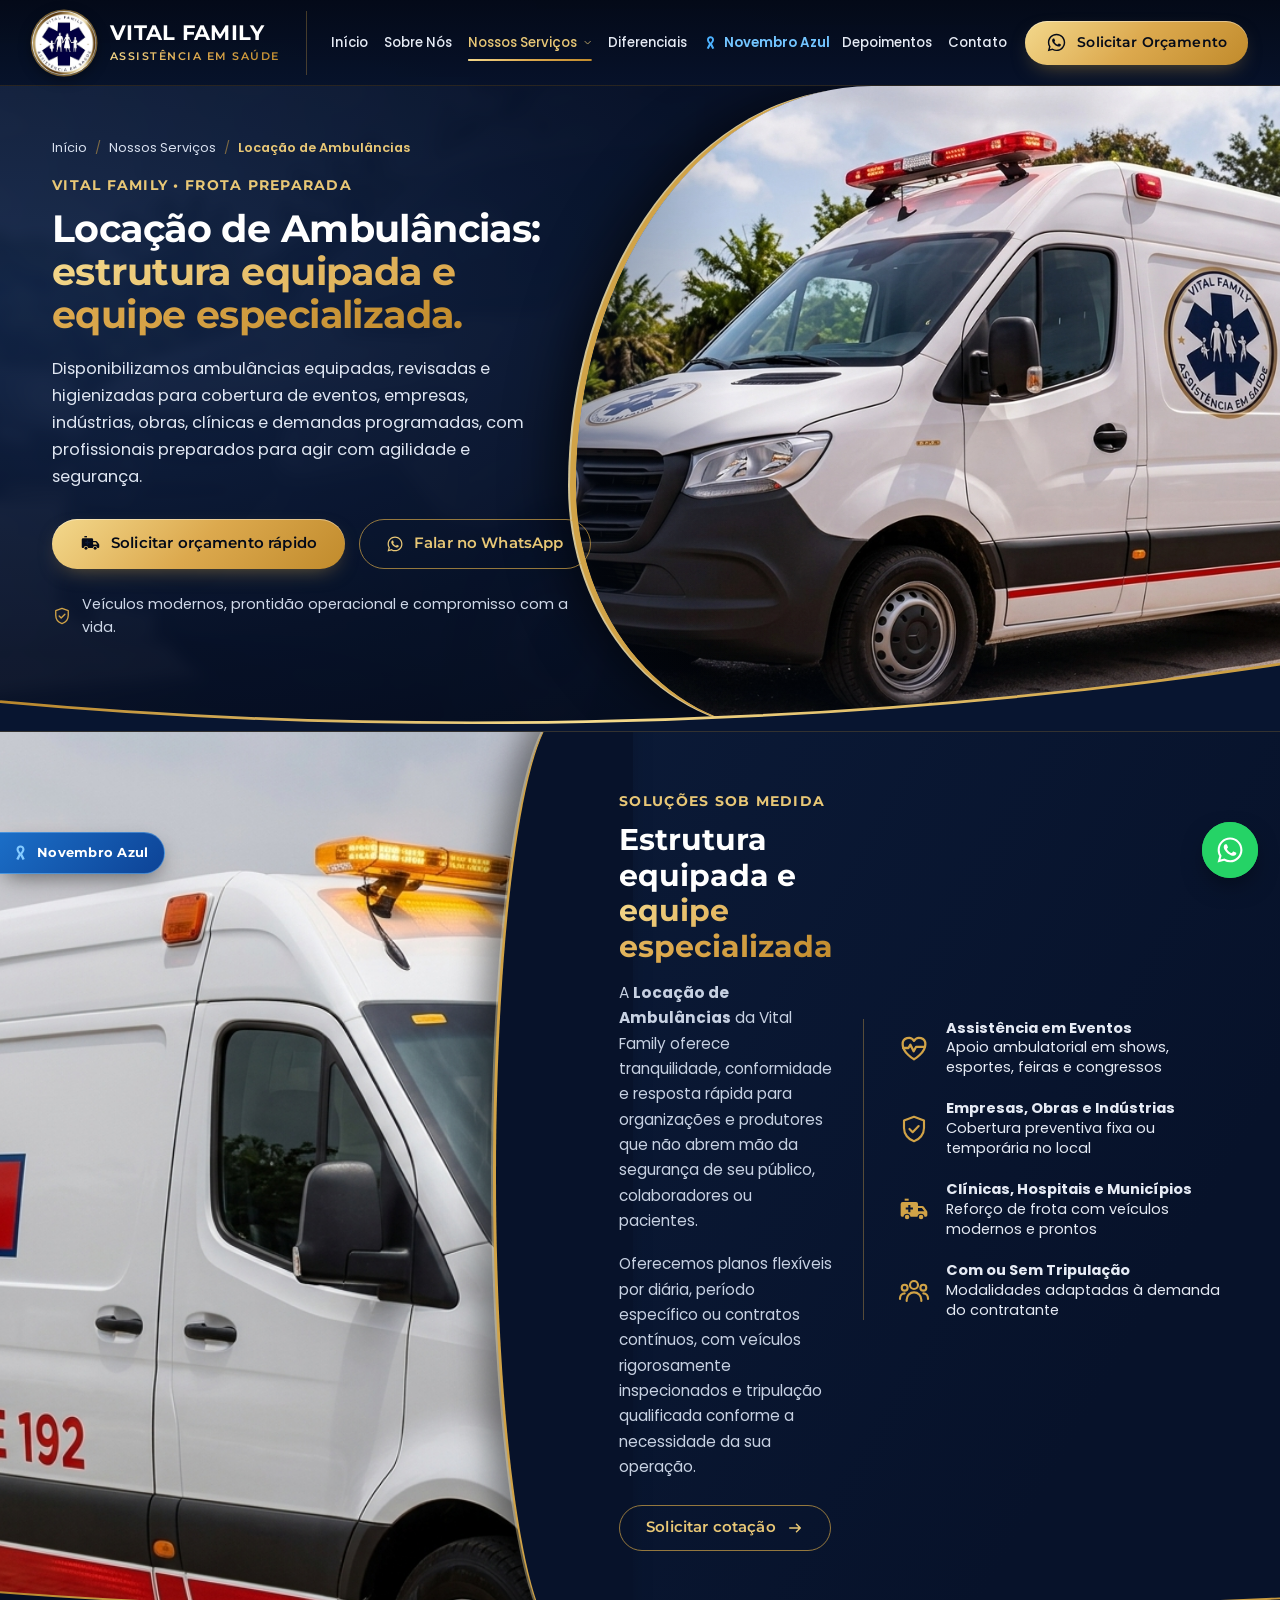
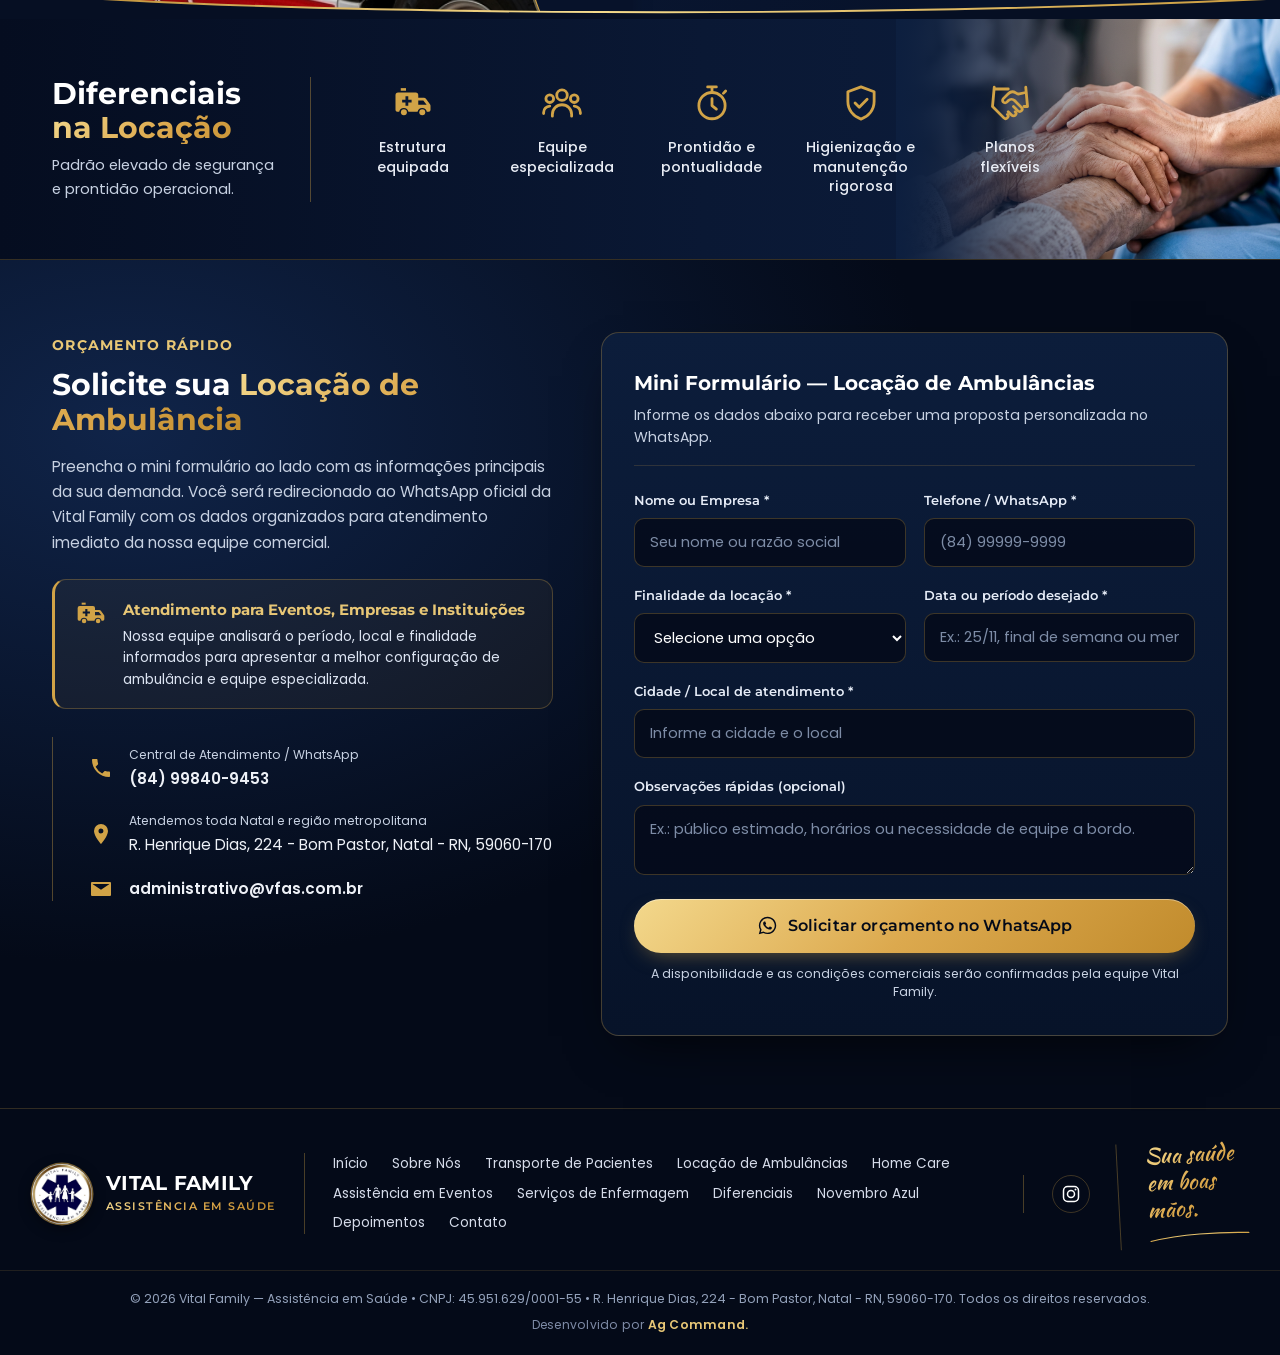
<file: locacao-de-ambulancias.html>
<!DOCTYPE html>
<html lang="pt-BR">
<head>
  <meta charset="UTF-8">
  <meta name="viewport" content="width=device-width, initial-scale=1">
  <title>Locação de Ambulâncias | Vital Family — Assistência em Saúde</title>
  <meta name="description" content="Locação de ambulâncias com estrutura equipada e equipe especializada para eventos, empresas, obras, clínicas e cobertura preventiva. Vital Family — Assistência em Saúde.">
  <meta name="theme-color" content="#07122a">
  <meta name="referrer" content="strict-origin-when-cross-origin">
  <meta http-equiv="X-Content-Type-Options" content="nosniff">
  <meta property="og:type" content="website">
  <meta property="og:locale" content="pt_BR">
  <meta property="og:title" content="Locação de Ambulâncias | Vital Family — Assistência em Saúde">
  <meta property="og:description" content="Locação de ambulâncias com estrutura equipada e equipe especializada em Natal e região metropolitana.">
  <meta property="og:image" content="assets/logo.jpeg">
  <link rel="icon" href="assets/logo.jpeg">
  <link rel="preconnect" href="https://fonts.googleapis.com">
  <link rel="preconnect" href="https://fonts.gstatic.com" crossorigin>
  <link href="https://fonts.googleapis.com/css2?family=Montserrat:wght@400;500;600;700;800&family=Poppins:wght@400;500;600;700&family=Great+Vibes&family=Kaushan+Script&display=swap" rel="stylesheet">
  <link rel="stylesheet" href="css/style.css">
</head>
<body>
<a href="#main-content" class="skip-link">Pular para o conteúdo principal</a>

<!-- ===== SVG ICON SPRITE ===== -->
<svg width="0" height="0" style="position:absolute" aria-hidden="true">
  <defs>
    <linearGradient id="gold" x1="0" y1="0" x2="1" y2="1">
      <stop offset="0" stop-color="#f6dc8e"/><stop offset=".5" stop-color="#d9ac4f"/><stop offset="1" stop-color="#b8862c"/>
    </linearGradient>
  </defs>
  <symbol id="i-whatsapp" viewBox="0 0 24 24"><path fill="currentColor" d="M12.04 2C6.58 2 2.13 6.45 2.13 11.91c0 1.75.46 3.45 1.32 4.95L2.05 22l5.25-1.38a9.9 9.9 0 0 0 4.74 1.21c5.46 0 9.91-4.45 9.91-9.91C21.95 6.45 17.5 2 12.04 2Zm0 18.15a8.2 8.2 0 0 1-4.2-1.15l-.3-.18-3.12.82.83-3.04-.2-.31a8.2 8.2 0 0 1-1.26-4.38c0-4.54 3.7-8.24 8.25-8.24 4.54 0 8.24 3.7 8.24 8.24 0 4.55-3.7 8.24-8.24 8.24Zm4.52-6.17c-.25-.12-1.47-.72-1.69-.81-.23-.08-.39-.12-.56.13-.16.25-.64.81-.79.97-.14.17-.29.19-.54.06-.25-.12-1.05-.39-1.99-1.23-.74-.66-1.23-1.47-1.38-1.72-.14-.25-.02-.38.11-.51.11-.11.25-.29.37-.43.13-.15.17-.25.25-.42.08-.16.04-.31-.02-.43-.06-.12-.56-1.34-.76-1.84-.2-.48-.41-.42-.56-.43h-.48c-.17 0-.43.06-.66.31-.22.25-.86.85-.86 2.07 0 1.22.89 2.4 1.01 2.56.12.17 1.75 2.67 4.23 3.74.59.26 1.05.41 1.41.52.59.19 1.13.16 1.56.1.48-.07 1.47-.6 1.67-1.18.21-.58.21-1.07.15-1.18-.06-.1-.23-.16-.48-.29Z"/></symbol>
  <symbol id="i-shield" viewBox="0 0 24 24"><g fill="none" stroke="currentColor" stroke-width="1.6" stroke-linecap="round" stroke-linejoin="round"><path d="M12 2.8 4.5 5.6v5.6c0 4.7 3.2 8.6 7.5 10 4.3-1.4 7.5-5.3 7.5-10V5.6Z"/><path d="m8.6 12 2.4 2.4 4.5-4.6"/></g></symbol>
  <symbol id="i-heart" viewBox="0 0 24 24"><path fill="none" stroke="currentColor" stroke-width="1.6" stroke-linejoin="round" d="M12 20.5s-8-4.9-8-11A4.5 4.5 0 0 1 12 6.7a4.5 4.5 0 0 1 8 2.8c0 6.1-8 11-8 11Z"/></symbol>
  <symbol id="i-heart-hands" viewBox="0 0 24 24"><g fill="none" stroke="currentColor" stroke-width="1.6" stroke-linecap="round" stroke-linejoin="round"><path d="M12 13.5s-5-3-5-6.6A2.7 2.7 0 0 1 12 5.4a2.7 2.7 0 0 1 5 1.5c0 3.6-5 6.6-5 6.6Z"/><path d="M2.5 14.5 6 18.2c.8.9 1.9 1.3 3 1.3h6c1.1 0 2.2-.4 3-1.3l3.5-3.7"/></g></symbol>
  <symbol id="i-stopwatch" viewBox="0 0 24 24"><g fill="none" stroke="currentColor" stroke-width="1.6" stroke-linecap="round" stroke-linejoin="round"><circle cx="12" cy="13.5" r="7.5"/><path d="M12 9.5v4l2.5 2M9.5 2.8h5M12 2.8V6M18.5 6.5l1.3-1.3"/></g></symbol>
  <symbol id="i-handshake" viewBox="0 0 24 24"><g fill="none" stroke="currentColor" stroke-width="1.6" stroke-linecap="round" stroke-linejoin="round"><path d="m11 17 2 2a1.4 1.4 0 0 0 2-2"/><path d="m14 14 2.5 2.5a1.4 1.4 0 0 0 2-2l-3.9-3.9a2.5 2.5 0 0 0-3.5 0l-.9.9a1.4 1.4 0 0 1-2-2l2.8-2.8a3.5 3.5 0 0 1 4.3-.5l.5.3c.4.3 1 .4 1.5.3L21 6"/><path d="m21 3 1 11h-2M3 3 2 14l6.5 6.5a1.4 1.4 0 0 0 2-2M3 4h8"/></g></symbol>
  <symbol id="i-star" viewBox="0 0 24 24"><path fill="none" stroke="currentColor" stroke-width="1.6" stroke-linejoin="round" d="m12 3 2.7 5.6 6.1.9-4.4 4.3 1 6.1L12 17l-5.4 2.9 1-6.1-4.4-4.3 6.1-.9Z"/></symbol>
  <symbol id="i-users" viewBox="0 0 24 24"><g fill="none" stroke="currentColor" stroke-width="1.6" stroke-linecap="round" stroke-linejoin="round"><circle cx="12" cy="7.5" r="3"/><path d="M6.5 19.5v-1a5.5 5.5 0 0 1 11 0v1"/><circle cx="5" cy="9.5" r="2.2"/><path d="M1.5 18v-.6A3.6 3.6 0 0 1 5 13.8"/><circle cx="19" cy="9.5" r="2.2"/><path d="M22.5 18v-.6a3.6 3.6 0 0 0-3.5-3.6"/></g></symbol>
  <symbol id="i-ambulance" viewBox="0 0 24 24"><g fill="currentColor"><path d="M2 7.5A1.5 1.5 0 0 1 3.5 6h10A1.5 1.5 0 0 1 15 7.5V9h3.2c.5 0 .9.2 1.2.6l2.3 3.1c.2.3.3.6.3.9V16a1 1 0 0 1-1 1h-1.1a2.7 2.7 0 0 0-5.3 0H9.4a2.7 2.7 0 0 0-5.3 0H3a1 1 0 0 1-1-1Zm13 3v2.5h4.8l-1.9-2.5Z"/><circle cx="6.8" cy="17.3" r="1.7"/><circle cx="17.3" cy="17.3" r="1.7"/></g><path fill="#0b1934" d="M7.7 8.2h1.6v1.9h1.9v1.6H9.3v1.9H7.7v-1.9H5.8v-1.6h1.9Z"/><path fill="currentColor" d="M5 3.5h3V5H5z"/></symbol>
  <symbol id="i-stetho" viewBox="0 0 24 24"><g fill="none" stroke="currentColor" stroke-width="1.7" stroke-linecap="round" stroke-linejoin="round"><path d="M5 3H4v5a5 5 0 0 0 10 0V3h-1"/><path d="M9 13v1.5a5.5 5.5 0 0 0 11 0V13"/><circle cx="20" cy="10.5" r="2.2"/></g></symbol>
  <symbol id="i-home-heart" viewBox="0 0 24 24"><g fill="none" stroke="currentColor" stroke-width="1.7" stroke-linecap="round" stroke-linejoin="round"><path d="M3 10.5 12 3l9 7.5"/><path d="M5 9v11h14V9"/><path d="M12 17.2s-3.2-1.9-3.2-4.1a1.7 1.7 0 0 1 3.2-.9 1.7 1.7 0 0 1 3.2.9c0 2.2-3.2 4.1-3.2 4.1Z"/></g></symbol>
  <symbol id="i-heart-pulse" viewBox="0 0 24 24"><g fill="none" stroke="currentColor" stroke-width="1.7" stroke-linecap="round" stroke-linejoin="round"><path d="M12 20.5s-8.5-5-8.5-11.2A4.6 4.6 0 0 1 12 6.6a4.6 4.6 0 0 1 8.5 2.7c0 6.2-8.5 11.2-8.5 11.2Z"/><path d="M3.8 12h4l1.5-2.5 2.4 5 1.8-3.3H20"/></g></symbol>
  <symbol id="i-phone" viewBox="0 0 24 24"><path fill="currentColor" d="M6.6 10.8a15.1 15.1 0 0 0 6.6 6.6l2.2-2.2c.3-.3.7-.4 1-.2 1.1.4 2.3.6 3.6.6.6 0 1 .4 1 1V20c0 .6-.4 1-1 1A17 17 0 0 1 3 4c0-.6.4-1 1-1h3.5c.6 0 1 .4 1 1 0 1.3.2 2.5.6 3.6.1.3 0 .7-.2 1Z"/></symbol>
  <symbol id="i-pin" viewBox="0 0 24 24"><path fill="currentColor" d="M12 2a7 7 0 0 0-7 7c0 5.2 7 13 7 13s7-7.8 7-13a7 7 0 0 0-7-7Zm0 9.5A2.5 2.5 0 1 1 12 6.5a2.5 2.5 0 0 1 0 5Z"/></symbol>
  <symbol id="i-mail" viewBox="0 0 24 24"><path fill="currentColor" d="M3 5h18a1 1 0 0 1 1 1v12a1 1 0 0 1-1 1H3a1 1 0 0 1-1-1V6a1 1 0 0 1 1-1Zm.8 2v.3l8.2 5.4 8.2-5.4V7Z"/></symbol>
  <symbol id="i-instagram" viewBox="0 0 24 24"><g fill="none" stroke="currentColor" stroke-width="1.8"><rect x="3" y="3" width="18" height="18" rx="5"/><circle cx="12" cy="12" r="4.2"/></g><circle cx="17.4" cy="6.6" r="1.2" fill="currentColor"/></symbol>
  <symbol id="i-facebook" viewBox="0 0 24 24"><path fill="currentColor" d="M12 2a10 10 0 0 0-1.6 19.9v-7H7.9V12h2.5V9.8c0-2.5 1.5-3.9 3.8-3.9 1.1 0 2.2.2 2.2.2v2.5h-1.3c-1.2 0-1.6.8-1.6 1.6V12h2.8l-.4 2.9h-2.3v7A10 10 0 0 0 12 2Z"/></symbol>
  <symbol id="i-arrow" viewBox="0 0 24 24"><path fill="none" stroke="currentColor" stroke-width="2" stroke-linecap="round" stroke-linejoin="round" d="M5 12h14m-5-5 5 5-5 5"/></symbol>
  <symbol id="i-chev" viewBox="0 0 24 24"><path fill="none" stroke="currentColor" stroke-width="2.4" stroke-linecap="round" stroke-linejoin="round" d="m9 5 7 7-7 7"/></symbol>
  <symbol id="i-ribbon" viewBox="0 0 24 24"><path fill="currentColor" d="M12 2c-3.1 0-5.6 2.4-5.6 5.4 0 2.1 1.3 4.3 3.2 6.6L6 21.3l3.1 1.2 2.9-5.8 2.9 5.8 3.1-1.2-3.6-7.3c1.9-2.3 3.2-4.5 3.2-6.6C17.6 4.4 15.1 2 12 2Zm0 3c1.5 0 2.6 1.1 2.6 2.4 0 1.2-.9 2.8-2.6 4.8-1.7-2-2.6-3.6-2.6-4.8C9.4 6.1 10.5 5 12 5Z"/></symbol>
  <symbol id="i-cross" viewBox="0 0 24 24"><path fill="currentColor" d="M9 3h6v6h6v6h-6v6H9v-6H3V9h6V3z"/></symbol>
</svg>

<!-- ===== HEADER ===== -->
<header class="header" id="header">
  <div class="container header__inner">
    <a href="index.html" class="brand" aria-label="Vital Family - Início">
      <img src="assets/logo.jpeg" alt="Logotipo Vital Family" class="brand__logo" width="88" height="88">
      <span class="brand__text">
        <strong>VITAL FAMILY</strong>
        <small>ASSISTÊNCIA EM SAÚDE</small>
      </span>
    </a>

    <nav class="nav" id="nav" aria-label="Navegação principal">
      <ul class="nav__list">
        <li><a href="index.html#inicio" class="nav__link">Início</a></li>
        <li><a href="index.html#sobre" class="nav__link">Sobre Nós</a></li>
        <li class="nav__item--has-sub">
          <a href="index.html#servicos" class="nav__link is-active">Nossos Serviços <svg class="ico-caret"><use href="#i-chev"/></svg></a>
          <ul class="nav__sub" aria-label="Páginas de serviços">
            <li><a href="remocao-de-pacientes.html"><svg><use href="#i-ambulance"/></svg> Transporte de Pacientes</a></li>
            <li><a href="locacao-de-ambulancias.html" class="is-current"><svg><use href="#i-ambulance"/></svg> Locação de Ambulâncias</a></li>
            <li><a href="home-care.html"><svg><use href="#i-home-heart"/></svg> Home Care</a></li>
            <li><a href="assistencia-em-eventos.html"><svg><use href="#i-heart-pulse"/></svg> Assistência em Eventos</a></li>
            <li><a href="servicos-de-enfermagem.html"><svg><use href="#i-cross"/></svg> Serviços de Enfermagem</a></li>
            <li><a href="index.html#servicos"><svg><use href="#i-stetho"/></svg> Ver todos os serviços</a></li>
          </ul>
        </li>
        <li><a href="index.html#diferenciais" class="nav__link">Diferenciais</a></li>
        <li><a href="index.html#novembro-azul" class="nav__link nav__link--blue"><svg class="ico-ribbon"><use href="#i-ribbon"/></svg> Novembro Azul</a></li>
        <li><a href="index.html#depoimentos" class="nav__link">Depoimentos</a></li>
        <li><a href="#solicitar-locacao" class="nav__link">Contato</a></li>
      </ul>
      <a href="#solicitar-locacao" class="btn btn--gold btn--sm nav__cta">
        <svg class="ico"><use href="#i-whatsapp"/></svg> Solicitar Orçamento
      </a>
    </nav>

    <button class="burger" id="burger" aria-label="Abrir menu" aria-expanded="false" aria-controls="nav">
      <span></span><span></span><span></span>
    </button>
  </div>
</header>

<main id="main-content">
  <!-- ===== HERO LOCAÇÃO DE AMBULÂNCIAS ===== -->
  <section class="hero hero--sub" id="topo">
    <div class="hero__bg" style="background-image:url('assets/img/sobre-ambulancia.jpg')" aria-hidden="true"></div>
    <div class="hero__media reveal" data-reveal="right">
      <div class="hero__frame">
        <img src="assets/img/sobre-ambulancia.jpg" alt="Ambulância moderna da Vital Family pronta para locação e cobertura de saúde" width="1600" height="850" fetchpriority="high">
      </div>
    </div>
    <div class="container hero__inner">
      <div class="hero__content reveal">
        <nav class="breadcrumb" aria-label="Trilha de navegação">
          <a href="index.html">Início</a>
          <span>/</span>
          <a href="index.html#servicos">Nossos Serviços</a>
          <span>/</span>
          <strong aria-current="page">Locação de Ambulâncias</strong>
        </nav>
        <span class="eyebrow">VITAL FAMILY • FROTA PREPARADA</span>
        <h1 class="hero__title">Locação de Ambulâncias: <span class="gold-text">estrutura equipada e equipe especializada.</span></h1>
        <p class="hero__lead">Disponibilizamos ambulâncias equipadas, revisadas e higienizadas para cobertura de eventos, empresas, indústrias, obras, clínicas e demandas programadas, com profissionais preparados para agir com agilidade e segurança.</p>
        <div class="hero__actions">
          <a href="#solicitar-locacao" class="btn btn--gold">
            <svg class="ico"><use href="#i-ambulance"/></svg> Solicitar orçamento rápido
          </a>
          <a href="https://wa.me/5584998409453?text=Ol%C3%A1!%20Gostaria%20de%20um%20or%C3%A7amento%20para%20Loca%C3%A7%C3%A3o%20de%20Ambul%C3%A2ncias." target="_blank" rel="noopener noreferrer" class="btn btn--outline">
            <svg class="ico"><use href="#i-whatsapp"/></svg> Falar no WhatsApp
          </a>
        </div>
        <p class="hero__safe"><svg class="ico ico--gold"><use href="#i-shield"/></svg> Veículos modernos, prontidão operacional e compromisso com a vida.</p>
      </div>
    </div>
    <svg class="hero__swoosh" viewBox="0 0 1440 90" preserveAspectRatio="none" aria-hidden="true">
      <defs><linearGradient id="sw" x1="0" x2="1"><stop offset="0" stop-color="#b8862c"/><stop offset=".45" stop-color="#f6dc8e"/><stop offset="1" stop-color="#c99a3d"/></linearGradient></defs>
      <path d="M0 52 C 380 92, 900 96, 1440 4 L1440 90 L0 90Z" fill="#081530"/>
      <path d="M0 52 C 380 92, 900 96, 1440 4" fill="none" stroke="url(#sw)" stroke-width="3.5"/>
    </svg>
  </section>

  <!-- ===== APRESENTAÇÃO DO SERVIÇO ===== -->
  <section class="about" id="apresentacao">
    <div class="about__media reveal" data-reveal="left">
      <img src="assets/img/svc-ambulancia.jpg" alt="Ambulância equipada para locação e pronto atendimento" loading="lazy" width="960" height="512">
    </div>
    <div class="about__panel">
      <div class="about__content reveal">
        <span class="eyebrow">SOLUÇÕES SOB MEDIDA</span>
        <h2 class="about__title">Estrutura equipada e <span class="gold-text">equipe especializada</span></h2>
        <p>A <strong>Locação de Ambulâncias</strong> da Vital Family oferece tranquilidade, conformidade e resposta rápida para organizações e produtores que não abrem mão da segurança de seu público, colaboradores ou pacientes.</p>
        <p>Oferecemos planos flexíveis por diária, período específico ou contratos contínuos, com veículos rigorosamente inspecionados e tripulação qualificada conforme a necessidade da sua operação.</p>
        <a href="#solicitar-locacao" class="btn btn--outline">Solicitar cotação <svg class="ico"><use href="#i-arrow"/></svg></a>
      </div>
      <ul class="about__list reveal">
        <li><svg class="ico-lg"><use href="#i-heart-pulse"/></svg><span><strong>Assistência em Eventos</strong><br> Apoio ambulatorial em shows, esportes, feiras e congressos</span></li>
        <li><svg class="ico-lg"><use href="#i-shield"/></svg><span><strong>Empresas, Obras e Indústrias</strong><br> Cobertura preventiva fixa ou temporária no local</span></li>
        <li><svg class="ico-lg"><use href="#i-ambulance"/></svg><span><strong>Clínicas, Hospitais e Municípios</strong><br> Reforço de frota com veículos modernos e prontos</span></li>
        <li><svg class="ico-lg"><use href="#i-users"/></svg><span><strong>Com ou Sem Tripulação</strong><br> Modalidades adaptadas à demanda do contratante</span></li>
      </ul>
    </div>
    <svg class="about__swoosh" viewBox="0 0 1440 44" preserveAspectRatio="none" aria-hidden="true">
      <path d="M0 44 L0 8 C 360 40, 960 42, 1440 16 L1440 44 Z" fill="#060f23"/>
      <path d="M0 8 C 360 40, 960 42, 1440 16" fill="none" stroke="url(#sw)" stroke-width="2.5"/>
    </svg>
  </section>

  <!-- ===== DIFERENCIAIS DA LOCAÇÃO ===== -->
  <section class="diff" id="diferenciais-locacao">
    <div class="diff__media" aria-hidden="true"><img src="assets/img/diferenciais.jpg" alt="" loading="lazy" width="1200" height="575"></div>
    <div class="container diff__inner">
      <div class="diff__head reveal">
        <h2><span>Diferenciais</span> <span class="gold-text">na Locação</span></h2>
        <p>Padrão elevado de segurança<br> e prontidão operacional.</p>
      </div>
      <ul class="diff__list">
        <li class="reveal"><svg class="ico-xl"><use href="#i-ambulance"/></svg><span>Estrutura<br> equipada</span></li>
        <li class="reveal"><svg class="ico-xl"><use href="#i-users"/></svg><span>Equipe<br> especializada</span></li>
        <li class="reveal"><svg class="ico-xl"><use href="#i-stopwatch"/></svg><span>Prontidão e<br> pontualidade</span></li>
        <li class="reveal"><svg class="ico-xl"><use href="#i-shield"/></svg><span>Higienização e<br> manutenção rigorosa</span></li>
        <li class="reveal"><svg class="ico-xl"><use href="#i-handshake"/></svg><span>Planos<br> flexíveis</span></li>
      </ul>
    </div>
  </section>

  <!-- ===== MINI FORMULÁRIO DE LOCAÇÃO DE AMBULÂNCIAS ===== -->
  <section class="form-sec" id="solicitar-locacao">
    <div class="container form-sec__inner">
      <div class="form-sec__info reveal">
        <span class="eyebrow">ORÇAMENTO RÁPIDO</span>
        <h2 class="about__title">Solicite sua <span class="gold-text">Locação de Ambulância</span></h2>
        <p>Preencha o mini formulário ao lado com as informações principais da sua demanda. Você será redirecionado ao WhatsApp oficial da Vital Family com os dados organizados para atendimento imediato da nossa equipe comercial.</p>

        <div class="notice-box">
          <svg class="ico-lg"><use href="#i-ambulance"/></svg>
          <div>
            <strong>Atendimento para Eventos, Empresas e Instituições</strong>
            <p>Nossa equipe analisará o período, local e finalidade informados para apresentar a melhor configuração de ambulância e equipe especializada.</p>
          </div>
        </div>

        <ul class="contact__info contact__info--clean">
          <li>
            <svg class="ico-md"><use href="#i-phone"/></svg>
            <span><small>Central de Atendimento / WhatsApp</small><a href="tel:+5584998409453">(84) 99840-9453</a></span>
          </li>
          <li>
            <svg class="ico-md"><use href="#i-pin"/></svg>
            <span><small>Atendemos toda Natal e região metropolitana</small>R. Henrique Dias, 224 - Bom Pastor, Natal - RN, 59060-170</span>
          </li>
          <li>
            <svg class="ico-md"><use href="#i-mail"/></svg>
            <span><a href="mailto:administrativo@vfas.com.br">administrativo@vfas.com.br</a></span>
          </li>
        </ul>
      </div>

      <form class="vf-form reveal" id="form-locacao">
        <div class="vf-form__head">
          <h3>Mini Formulário — Locação de Ambulâncias</h3>
          <p>Informe os dados abaixo para receber uma proposta personalizada no WhatsApp.</p>
        </div>

        <div class="vf-form__grid">
          <div class="vf-field">
            <label for="loc-responsavel">Nome ou Empresa *</label>
            <input type="text" id="loc-responsavel" name="responsavel" placeholder="Seu nome ou razão social" maxlength="120" required>
          </div>

          <div class="vf-field">
            <label for="loc-whatsapp">Telefone / WhatsApp *</label>
            <input type="tel" id="loc-whatsapp" name="whatsapp" placeholder="(84) 99999-9999" inputmode="tel" autocomplete="tel" minlength="14" maxlength="15" required>
          </div>

          <div class="vf-field">
            <label for="loc-finalidade">Finalidade da locação *</label>
            <select id="loc-finalidade" name="finalidade" required>
              <option value="" disabled selected>Selecione uma opção</option>
              <option value="Cobertura / Assistência em Evento">Cobertura / Assistência em Evento</option>
              <option value="Empresa / Indústria / Obra">Empresa / Indústria / Obra</option>
              <option value="Clínica / Hospital / Instituição">Clínica / Hospital / Instituição</option>
              <option value="Locação mensal / Contrato contínuo">Locação mensal / Contrato contínuo</option>
              <option value="Outra necessidade">Outra necessidade</option>
            </select>
          </div>

          <div class="vf-field">
            <label for="loc-periodo">Data ou período desejado *</label>
            <input type="text" id="loc-periodo" name="periodo" placeholder="Ex.: 25/11, final de semana ou mensal" maxlength="120" required>
          </div>

          <div class="vf-field vf-field--full">
            <label for="loc-cidade">Cidade / Local de atendimento *</label>
            <input type="text" id="loc-cidade" name="cidade" placeholder="Informe a cidade e o local" maxlength="160" required>
          </div>

          <div class="vf-field vf-field--full">
            <label for="loc-obs">Observações rápidas (opcional)</label>
            <textarea id="loc-obs" name="obs" rows="2" maxlength="500" placeholder="Ex.: público estimado, horários ou necessidade de equipe a bordo."></textarea>
          </div>
        </div>

        <button type="submit" class="btn btn--gold vf-form__submit">
          <svg class="ico"><use href="#i-whatsapp"/></svg> Solicitar orçamento no WhatsApp
        </button>
        <small class="vf-form__disclaimer">A disponibilidade e as condições comerciais serão confirmadas pela equipe Vital Family.</small>
      </form>
    </div>
  </section>
</main>

<!-- ===== FOOTER ===== -->
<footer class="footer">
  <div class="container footer__inner">
    <a href="index.html" class="brand brand--footer" aria-label="Vital Family - voltar ao início">
      <img src="assets/logo.jpeg" alt="Logotipo Vital Family" class="brand__logo" width="72" height="72" loading="lazy">
      <span class="brand__text"><strong>VITAL FAMILY</strong><small>ASSISTÊNCIA EM SAÚDE</small></span>
    </a>
    <nav class="footer__nav" aria-label="Links do rodapé">
      <a href="index.html#inicio">Início</a>
      <a href="index.html#sobre">Sobre Nós</a>
      <a href="remocao-de-pacientes.html">Transporte de Pacientes</a>
      <a href="locacao-de-ambulancias.html">Locação de Ambulâncias</a>
      <a href="home-care.html">Home Care</a>
      <a href="assistencia-em-eventos.html">Assistência em Eventos</a>
      <a href="servicos-de-enfermagem.html">Serviços de Enfermagem</a>
      <a href="index.html#diferenciais">Diferenciais</a>
      <a href="index.html#novembro-azul">Novembro Azul</a>
      <a href="index.html#depoimentos">Depoimentos</a>
      <a href="index.html#contato">Contato</a>
    </nav>
    <div class="footer__social">
      <a href="https://www.instagram.com/vitalfamily.as?dlrf=MWkxdXNpbHBlZmU1bw==" target="_blank" rel="noopener noreferrer" aria-label="Instagram da Vital Family"><svg><use href="#i-instagram"/></svg></a>
    </div>
    <div class="footer__motto">
      <span class="script-gold">Sua saúde em boas mãos.</span>
      <svg class="swash" viewBox="0 0 260 22" aria-hidden="true"><path d="M4 18 C 80 4, 180 2, 256 8" fill="none" stroke="url(#gold)" stroke-width="3" stroke-linecap="round"/></svg>
    </div>
  </div>
  <div class="footer__meta">
    <p class="footer__copy">© <span id="year"></span> Vital Family — Assistência em Saúde • CNPJ: 45.951.629/0001-55 • R. Henrique Dias, 224 - Bom Pastor, Natal - RN, 59060-170. Todos os direitos reservados.</p>
    <p class="footer__credit">Desenvolvido por <strong>Ag Command.</strong></p>
  </div>
</footer>

<a href="index.html#novembro-azul" class="nov-float-tab" aria-label="A importância do Novembro Azul">
  <svg><use href="#i-ribbon"/></svg>
  <span>Novembro Azul</span>
</a>

<a href="https://wa.me/5584998409453" class="wa-float" target="_blank" rel="noopener noreferrer" aria-label="Conversar no WhatsApp"><svg><use href="#i-whatsapp"/></svg></a>

<script src="js/main.js" defer></script>
</body>
</html>
</file>
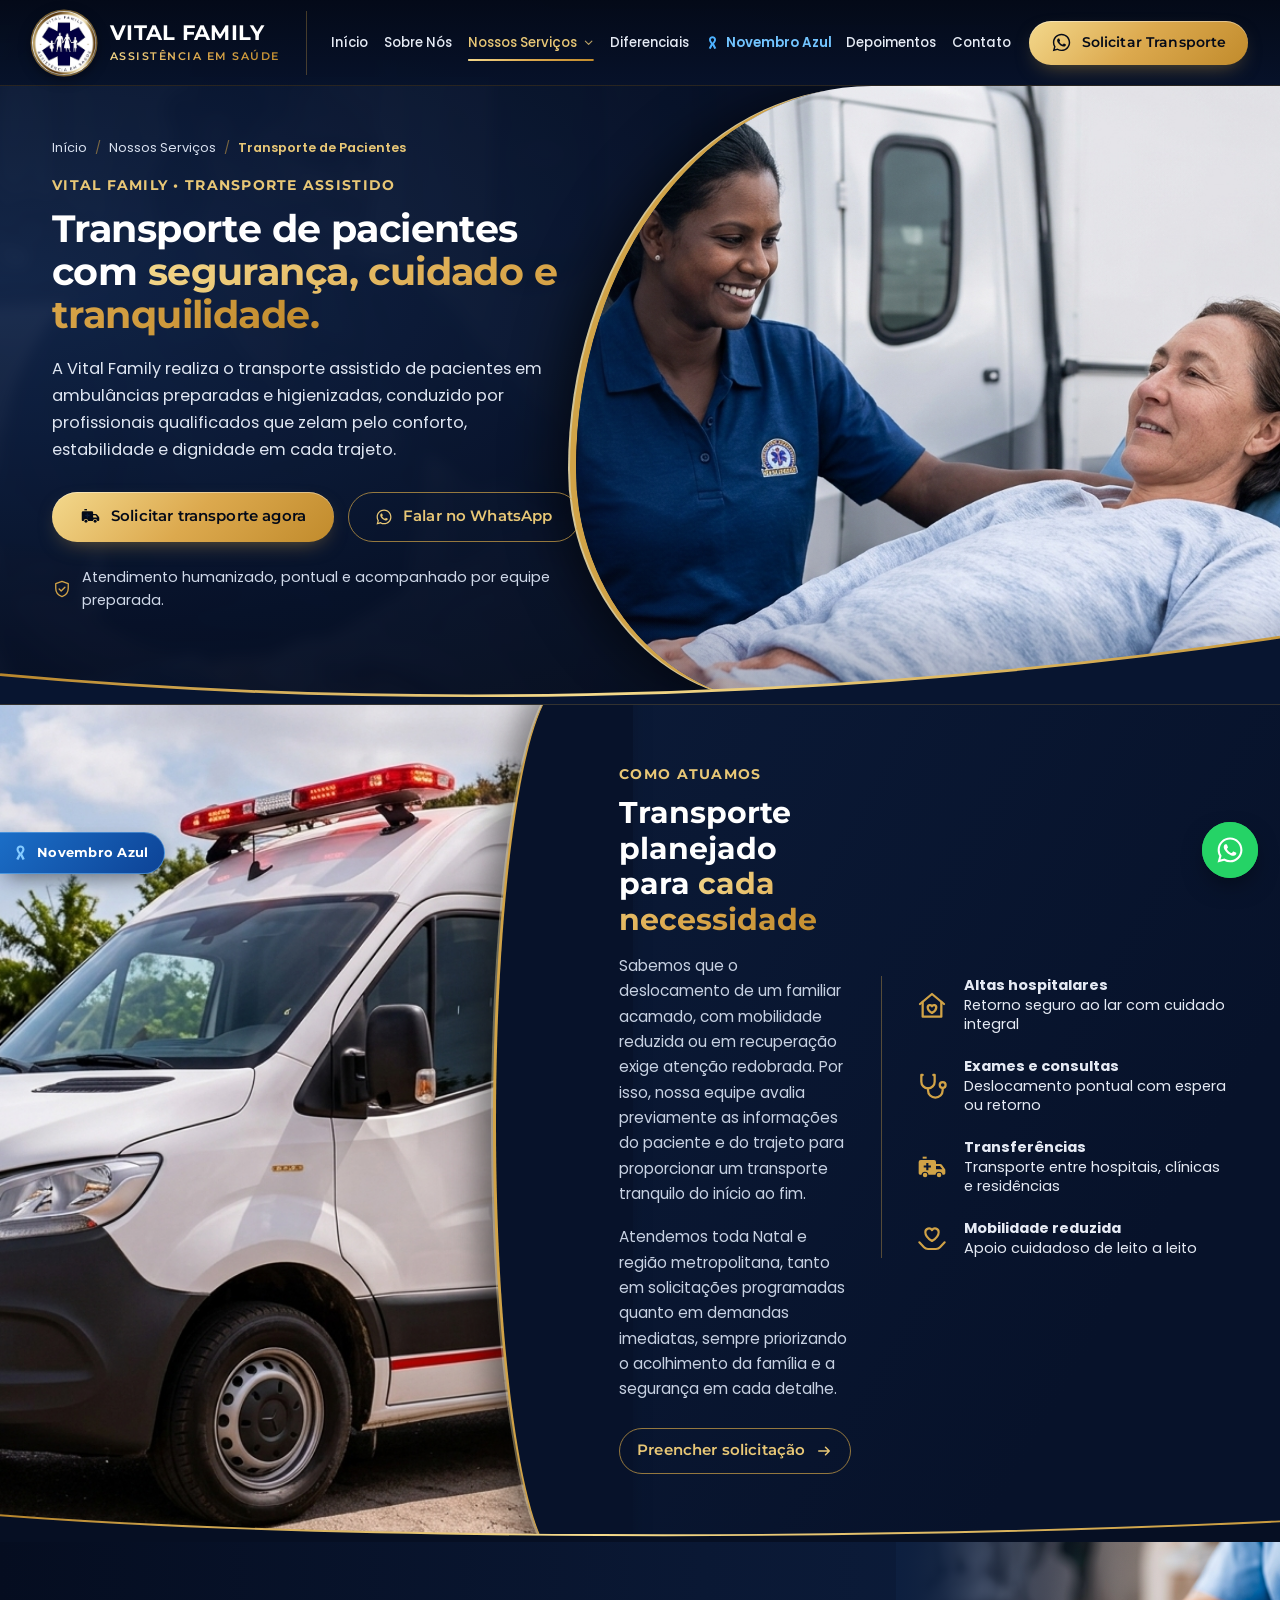
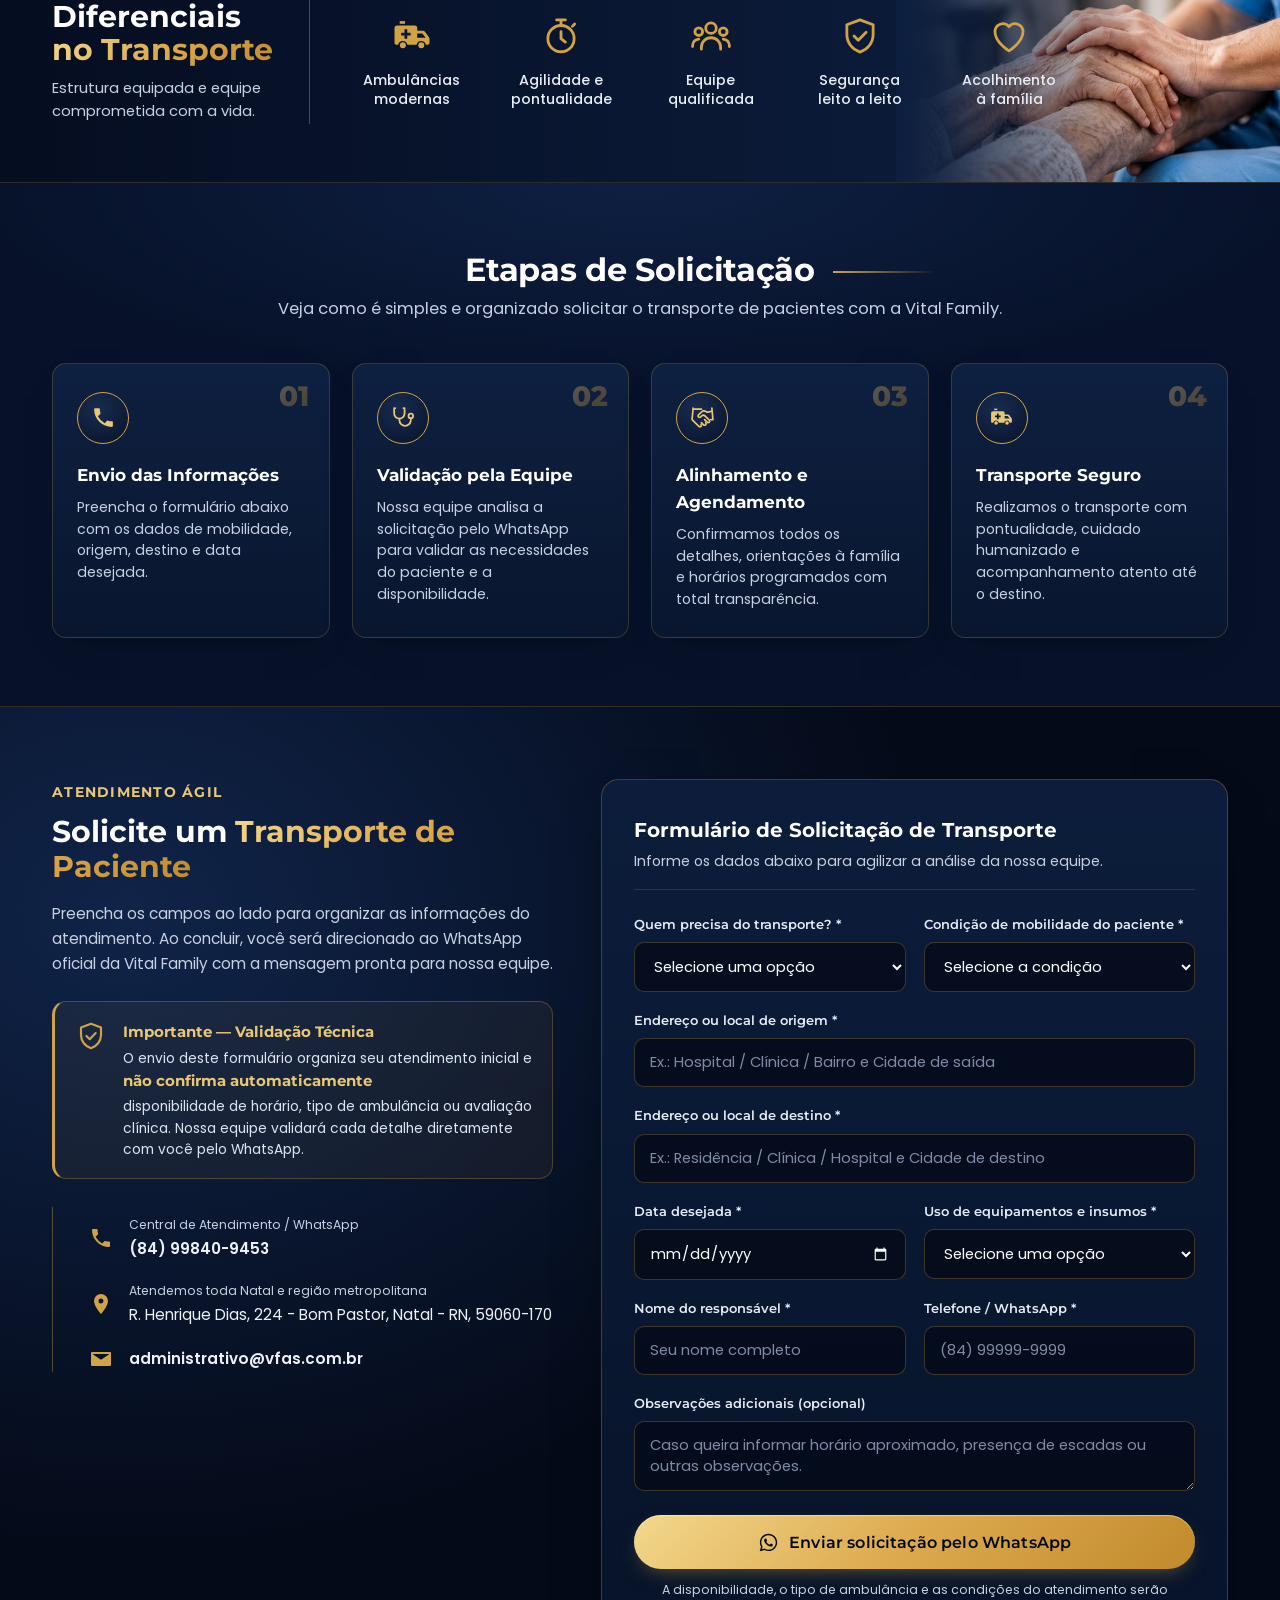
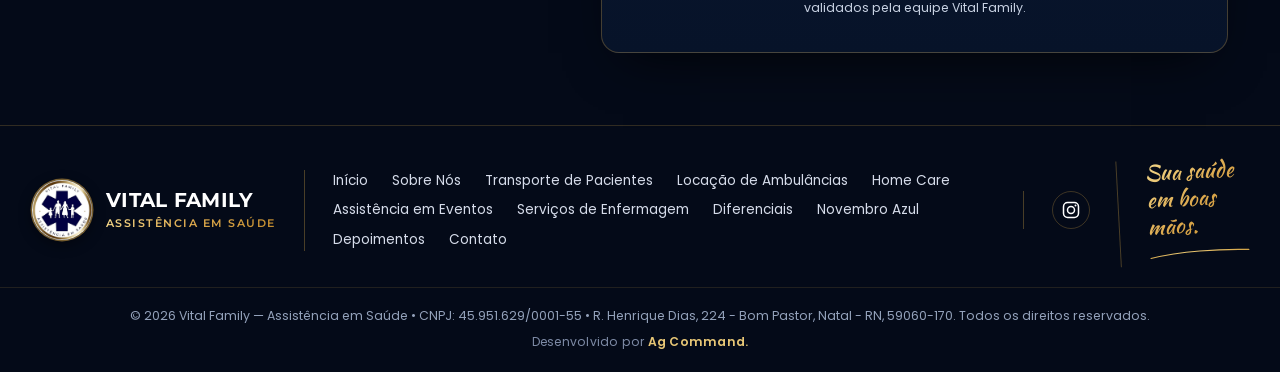
<file: remocao-de-pacientes.html>
<!DOCTYPE html>
<html lang="pt-BR">

<head>
  <meta charset="UTF-8">
  <meta name="viewport" content="width=device-width, initial-scale=1">
  <title>Transporte de Pacientes | Vital Family — Assistência em Saúde</title>
  <meta name="description"
    content="Transporte de pacientes com segurança, cuidado e tranquilidade. Transporte inter-hospitalar, altas, exames e consultas com equipe qualificada da Vital Family.">
  <meta name="theme-color" content="#07122a">
  <meta name="referrer" content="strict-origin-when-cross-origin">
  <meta http-equiv="X-Content-Type-Options" content="nosniff">
  <meta property="og:type" content="website">
  <meta property="og:locale" content="pt_BR">
  <meta property="og:title" content="Transporte de Pacientes | Vital Family — Assistência em Saúde">
  <meta property="og:description" content="Transporte de pacientes com segurança, cuidado e tranquilidade em Natal e região metropolitana.">
  <meta property="og:image" content="assets/logo.jpeg">
  <link rel="icon" href="assets/logo.jpeg">
  <link rel="preconnect" href="https://fonts.googleapis.com">
  <link rel="preconnect" href="https://fonts.gstatic.com" crossorigin>
  <link
    href="https://fonts.googleapis.com/css2?family=Montserrat:wght@400;500;600;700;800&family=Poppins:wght@400;500;600;700&family=Great+Vibes&family=Kaushan+Script&display=swap"
    rel="stylesheet">
  <link rel="stylesheet" href="css/style.css">
</head>

<body>
  <a href="#main-content" class="skip-link">Pular para o conteúdo principal</a>

  <!-- ===== SVG ICON SPRITE ===== -->
  <svg width="0" height="0" style="position:absolute" aria-hidden="true">
    <defs>
      <linearGradient id="gold" x1="0" y1="0" x2="1" y2="1">
        <stop offset="0" stop-color="#f6dc8e" />
        <stop offset=".5" stop-color="#d9ac4f" />
        <stop offset="1" stop-color="#b8862c" />
      </linearGradient>
    </defs>
    <symbol id="i-whatsapp" viewBox="0 0 24 24">
      <path fill="currentColor"
        d="M12.04 2C6.58 2 2.13 6.45 2.13 11.91c0 1.75.46 3.45 1.32 4.95L2.05 22l5.25-1.38a9.9 9.9 0 0 0 4.74 1.21c5.46 0 9.91-4.45 9.91-9.91C21.95 6.45 17.5 2 12.04 2Zm0 18.15a8.2 8.2 0 0 1-4.2-1.15l-.3-.18-3.12.82.83-3.04-.2-.31a8.2 8.2 0 0 1-1.26-4.38c0-4.54 3.7-8.24 8.25-8.24 4.54 0 8.24 3.7 8.24 8.24 0 4.55-3.7 8.24-8.24 8.24Zm4.52-6.17c-.25-.12-1.47-.72-1.69-.81-.23-.08-.39-.12-.56.13-.16.25-.64.81-.79.97-.14.17-.29.19-.54.06-.25-.12-1.05-.39-1.99-1.23-.74-.66-1.23-1.47-1.38-1.72-.14-.25-.02-.38.11-.51.11-.11.25-.29.37-.43.13-.15.17-.25.25-.42.08-.16.04-.31-.02-.43-.06-.12-.56-1.34-.76-1.84-.2-.48-.41-.42-.56-.43h-.48c-.17 0-.43.06-.66.31-.22.25-.86.85-.86 2.07 0 1.22.89 2.4 1.01 2.56.12.17 1.75 2.67 4.23 3.74.59.26 1.05.41 1.41.52.59.19 1.13.16 1.56.1.48-.07 1.47-.6 1.67-1.18.21-.58.21-1.07.15-1.18-.06-.1-.23-.16-.48-.29Z" />
    </symbol>
    <symbol id="i-shield" viewBox="0 0 24 24">
      <g fill="none" stroke="currentColor" stroke-width="1.6" stroke-linecap="round" stroke-linejoin="round">
        <path d="M12 2.8 4.5 5.6v5.6c0 4.7 3.2 8.6 7.5 10 4.3-1.4 7.5-5.3 7.5-10V5.6Z" />
        <path d="m8.6 12 2.4 2.4 4.5-4.6" />
      </g>
    </symbol>
    <symbol id="i-heart" viewBox="0 0 24 24">
      <path fill="none" stroke="currentColor" stroke-width="1.6" stroke-linejoin="round"
        d="M12 20.5s-8-4.9-8-11A4.5 4.5 0 0 1 12 6.7a4.5 4.5 0 0 1 8 2.8c0 6.1-8 11-8 11Z" />
    </symbol>
    <symbol id="i-heart-hands" viewBox="0 0 24 24">
      <g fill="none" stroke="currentColor" stroke-width="1.6" stroke-linecap="round" stroke-linejoin="round">
        <path d="M12 13.5s-5-3-5-6.6A2.7 2.7 0 0 1 12 5.4a2.7 2.7 0 0 1 5 1.5c0 3.6-5 6.6-5 6.6Z" />
        <path d="M2.5 14.5 6 18.2c.8.9 1.9 1.3 3 1.3h6c1.1 0 2.2-.4 3-1.3l3.5-3.7" />
      </g>
    </symbol>
    <symbol id="i-stopwatch" viewBox="0 0 24 24">
      <g fill="none" stroke="currentColor" stroke-width="1.6" stroke-linecap="round" stroke-linejoin="round">
        <circle cx="12" cy="13.5" r="7.5" />
        <path d="M12 9.5v4l2.5 2M9.5 2.8h5M12 2.8V6M18.5 6.5l1.3-1.3" />
      </g>
    </symbol>
    <symbol id="i-handshake" viewBox="0 0 24 24">
      <g fill="none" stroke="currentColor" stroke-width="1.6" stroke-linecap="round" stroke-linejoin="round">
        <path d="m11 17 2 2a1.4 1.4 0 0 0 2-2" />
        <path
          d="m14 14 2.5 2.5a1.4 1.4 0 0 0 2-2l-3.9-3.9a2.5 2.5 0 0 0-3.5 0l-.9.9a1.4 1.4 0 0 1-2-2l2.8-2.8a3.5 3.5 0 0 1 4.3-.5l.5.3c.4.3 1 .4 1.5.3L21 6" />
        <path d="m21 3 1 11h-2M3 3 2 14l6.5 6.5a1.4 1.4 0 0 0 2-2M3 4h8" />
      </g>
    </symbol>
    <symbol id="i-star" viewBox="0 0 24 24">
      <path fill="none" stroke="currentColor" stroke-width="1.6" stroke-linejoin="round"
        d="m12 3 2.7 5.6 6.1.9-4.4 4.3 1 6.1L12 17l-5.4 2.9 1-6.1-4.4-4.3 6.1-.9Z" />
    </symbol>
    <symbol id="i-users" viewBox="0 0 24 24">
      <g fill="none" stroke="currentColor" stroke-width="1.6" stroke-linecap="round" stroke-linejoin="round">
        <circle cx="12" cy="7.5" r="3" />
        <path d="M6.5 19.5v-1a5.5 5.5 0 0 1 11 0v1" />
        <circle cx="5" cy="9.5" r="2.2" />
        <path d="M1.5 18v-.6A3.6 3.6 0 0 1 5 13.8" />
        <circle cx="19" cy="9.5" r="2.2" />
        <path d="M22.5 18v-.6a3.6 3.6 0 0 0-3.5-3.6" />
      </g>
    </symbol>
    <symbol id="i-ambulance" viewBox="0 0 24 24">
      <g fill="currentColor">
        <path
          d="M2 7.5A1.5 1.5 0 0 1 3.5 6h10A1.5 1.5 0 0 1 15 7.5V9h3.2c.5 0 .9.2 1.2.6l2.3 3.1c.2.3.3.6.3.9V16a1 1 0 0 1-1 1h-1.1a2.7 2.7 0 0 0-5.3 0H9.4a2.7 2.7 0 0 0-5.3 0H3a1 1 0 0 1-1-1Zm13 3v2.5h4.8l-1.9-2.5Z" />
        <circle cx="6.8" cy="17.3" r="1.7" />
        <circle cx="17.3" cy="17.3" r="1.7" />
      </g>
      <path fill="#0b1934" d="M7.7 8.2h1.6v1.9h1.9v1.6H9.3v1.9H7.7v-1.9H5.8v-1.6h1.9Z" />
      <path fill="currentColor" d="M5 3.5h3V5H5z" />
    </symbol>
    <symbol id="i-stetho" viewBox="0 0 24 24">
      <g fill="none" stroke="currentColor" stroke-width="1.7" stroke-linecap="round" stroke-linejoin="round">
        <path d="M5 3H4v5a5 5 0 0 0 10 0V3h-1" />
        <path d="M9 13v1.5a5.5 5.5 0 0 0 11 0V13" />
        <circle cx="20" cy="10.5" r="2.2" />
      </g>
    </symbol>
    <symbol id="i-home-heart" viewBox="0 0 24 24">
      <g fill="none" stroke="currentColor" stroke-width="1.7" stroke-linecap="round" stroke-linejoin="round">
        <path d="M3 10.5 12 3l9 7.5" />
        <path d="M5 9v11h14V9" />
        <path d="M12 17.2s-3.2-1.9-3.2-4.1a1.7 1.7 0 0 1 3.2-.9 1.7 1.7 0 0 1 3.2.9c0 2.2-3.2 4.1-3.2 4.1Z" />
      </g>
    </symbol>
    <symbol id="i-heart-pulse" viewBox="0 0 24 24">
      <g fill="none" stroke="currentColor" stroke-width="1.7" stroke-linecap="round" stroke-linejoin="round">
        <path d="M12 20.5s-8.5-5-8.5-11.2A4.6 4.6 0 0 1 12 6.6a4.6 4.6 0 0 1 8.5 2.7c0 6.2-8.5 11.2-8.5 11.2Z" />
        <path d="M3.8 12h4l1.5-2.5 2.4 5 1.8-3.3H20" />
      </g>
    </symbol>
    <symbol id="i-phone" viewBox="0 0 24 24">
      <path fill="currentColor"
        d="M6.6 10.8a15.1 15.1 0 0 0 6.6 6.6l2.2-2.2c.3-.3.7-.4 1-.2 1.1.4 2.3.6 3.6.6.6 0 1 .4 1 1V20c0 .6-.4 1-1 1A17 17 0 0 1 3 4c0-.6.4-1 1-1h3.5c.6 0 1 .4 1 1 0 1.3.2 2.5.6 3.6.1.3 0 .7-.2 1Z" />
    </symbol>
    <symbol id="i-pin" viewBox="0 0 24 24">
      <path fill="currentColor"
        d="M12 2a7 7 0 0 0-7 7c0 5.2 7 13 7 13s7-7.8 7-13a7 7 0 0 0-7-7Zm0 9.5A2.5 2.5 0 1 1 12 6.5a2.5 2.5 0 0 1 0 5Z" />
    </symbol>
    <symbol id="i-mail" viewBox="0 0 24 24">
      <path fill="currentColor"
        d="M3 5h18a1 1 0 0 1 1 1v12a1 1 0 0 1-1 1H3a1 1 0 0 1-1-1V6a1 1 0 0 1 1-1Zm.8 2v.3l8.2 5.4 8.2-5.4V7Z" />
    </symbol>
    <symbol id="i-instagram" viewBox="0 0 24 24">
      <g fill="none" stroke="currentColor" stroke-width="1.8">
        <rect x="3" y="3" width="18" height="18" rx="5" />
        <circle cx="12" cy="12" r="4.2" />
      </g>
      <circle cx="17.4" cy="6.6" r="1.2" fill="currentColor" />
    </symbol>
    <symbol id="i-facebook" viewBox="0 0 24 24">
      <path fill="currentColor"
        d="M12 2a10 10 0 0 0-1.6 19.9v-7H7.9V12h2.5V9.8c0-2.5 1.5-3.9 3.8-3.9 1.1 0 2.2.2 2.2.2v2.5h-1.3c-1.2 0-1.6.8-1.6 1.6V12h2.8l-.4 2.9h-2.3v7A10 10 0 0 0 12 2Z" />
    </symbol>
    <symbol id="i-arrow" viewBox="0 0 24 24">
      <path fill="none" stroke="currentColor" stroke-width="2" stroke-linecap="round" stroke-linejoin="round"
        d="M5 12h14m-5-5 5 5-5 5" />
    </symbol>
    <symbol id="i-chev" viewBox="0 0 24 24">
      <path fill="none" stroke="currentColor" stroke-width="2.4" stroke-linecap="round" stroke-linejoin="round"
        d="m9 5 7 7-7 7" />
    </symbol>
    <symbol id="i-ribbon" viewBox="0 0 24 24">
      <path fill="currentColor"
        d="M12 2c-3.1 0-5.6 2.4-5.6 5.4 0 2.1 1.3 4.3 3.2 6.6L6 21.3l3.1 1.2 2.9-5.8 2.9 5.8 3.1-1.2-3.6-7.3c1.9-2.3 3.2-4.5 3.2-6.6C17.6 4.4 15.1 2 12 2Zm0 3c1.5 0 2.6 1.1 2.6 2.4 0 1.2-.9 2.8-2.6 4.8-1.7-2-2.6-3.6-2.6-4.8C9.4 6.1 10.5 5 12 5Z" />
    </symbol>
    <symbol id="i-cross" viewBox="0 0 24 24">
      <path fill="currentColor" d="M9 3h6v6h6v6h-6v6H9v-6H3V9h6V3z" />
    </symbol>
  </svg>

  <!-- ===== HEADER ===== -->
  <header class="header" id="header">
    <div class="container header__inner">
      <a href="index.html" class="brand" aria-label="Vital Family - Início">
        <img src="assets/logo.jpeg" alt="Logotipo Vital Family" class="brand__logo" width="88" height="88">
        <span class="brand__text">
          <strong>VITAL FAMILY</strong>
          <small>ASSISTÊNCIA EM SAÚDE</small>
        </span>
      </a>

      <nav class="nav" id="nav" aria-label="Navegação principal">
        <ul class="nav__list">
          <li><a href="index.html#inicio" class="nav__link">Início</a></li>
          <li><a href="index.html#sobre" class="nav__link">Sobre Nós</a></li>
          <li class="nav__item--has-sub">
            <a href="index.html#servicos" class="nav__link is-active">Nossos Serviços <svg class="ico-caret">
                <use href="#i-chev" />
              </svg></a>
            <ul class="nav__sub" aria-label="Páginas de serviços">
              <li><a href="remocao-de-pacientes.html" class="is-current"><svg>
                    <use href="#i-ambulance" />
                  </svg> Transporte de Pacientes</a></li>
              <li><a href="locacao-de-ambulancias.html"><svg>
                    <use href="#i-ambulance" />
                  </svg> Locação de Ambulâncias</a></li>
              <li><a href="home-care.html"><svg>
                    <use href="#i-home-heart" />
                  </svg> Home Care</a></li>
              <li><a href="assistencia-em-eventos.html"><svg>
                    <use href="#i-heart-pulse" />
                  </svg> Assistência em Eventos</a></li>
              <li><a href="servicos-de-enfermagem.html"><svg>
                    <use href="#i-cross" />
                  </svg> Serviços de Enfermagem</a></li>
              <li><a href="index.html#servicos"><svg>
                    <use href="#i-stetho" />
                  </svg> Ver todos os serviços</a></li>
            </ul>
          </li>
          <li><a href="index.html#diferenciais" class="nav__link">Diferenciais</a></li>
          <li><a href="index.html#novembro-azul" class="nav__link nav__link--blue"><svg class="ico-ribbon">
                <use href="#i-ribbon" />
              </svg> Novembro Azul</a></li>
          <li><a href="index.html#depoimentos" class="nav__link">Depoimentos</a></li>
          <li><a href="#solicitar-remocao" class="nav__link">Contato</a></li>
        </ul>
        <a href="#solicitar-remocao" class="btn btn--gold btn--sm nav__cta">
          <svg class="ico">
            <use href="#i-whatsapp" />
          </svg> Solicitar Transporte
        </a>
      </nav>

      <button class="burger" id="burger" aria-label="Abrir menu" aria-expanded="false" aria-controls="nav">
        <span></span><span></span><span></span>
      </button>
    </div>
  </header>

  <main id="main-content">
    <!-- ===== HERO REMOÇÃO ===== -->
    <section class="hero hero--sub" id="topo">
      <div class="hero__bg" style="background-image:url('assets/img/svc-remocao.jpg')" aria-hidden="true"></div>
      <div class="hero__media reveal" data-reveal="right">
        <div class="hero__frame">
          <img src="assets/img/svc-remocao.jpg"
            alt="Profissional de saúde da Vital Family acompanhando paciente em maca com segurança em frente à ambulância"
            width="960" height="512" fetchpriority="high">
        </div>
      </div>
      <div class="container hero__inner">
        <div class="hero__content reveal">
          <nav class="breadcrumb" aria-label="Trilha de navegação">
            <a href="index.html">Início</a>
            <span>/</span>
            <a href="index.html#servicos">Nossos Serviços</a>
            <span>/</span>
            <strong aria-current="page">Transporte de Pacientes</strong>
          </nav>
          <span class="eyebrow">VITAL FAMILY • TRANSPORTE ASSISTIDO</span>
          <h1 class="hero__title">Transporte de pacientes com <span class="gold-text">segurança, cuidado e
              tranquilidade.</span></h1>
          <p class="hero__lead">A Vital Family realiza o transporte assistido de pacientes em ambulâncias preparadas e
            higienizadas, conduzido por profissionais qualificados que zelam pelo conforto, estabilidade e dignidade em
            cada trajeto.</p>
          <div class="hero__actions">
            <a href="#solicitar-remocao" class="btn btn--gold">
              <svg class="ico">
                <use href="#i-ambulance" />
              </svg> Solicitar transporte agora
            </a>
            <a href="https://wa.me/5584998409453?text=Ol%C3%A1!%20Gostaria%20de%20informa%C3%A7%C3%B5es%20sobre%20Transporte%20de%20Pacientes."
              target="_blank" rel="noopener noreferrer" class="btn btn--outline">
              <svg class="ico">
                <use href="#i-whatsapp" />
              </svg> Falar no WhatsApp
            </a>
          </div>
          <p class="hero__safe"><svg class="ico ico--gold">
              <use href="#i-shield" />
            </svg> Atendimento humanizado, pontual e acompanhado por equipe preparada.</p>
        </div>
      </div>
      <svg class="hero__swoosh" viewBox="0 0 1440 90" preserveAspectRatio="none" aria-hidden="true">
        <defs>
          <linearGradient id="sw" x1="0" x2="1">
            <stop offset="0" stop-color="#b8862c" />
            <stop offset=".45" stop-color="#f6dc8e" />
            <stop offset="1" stop-color="#c99a3d" />
          </linearGradient>
        </defs>
        <path d="M0 52 C 380 92, 900 96, 1440 4 L1440 90 L0 90Z" fill="#081530" />
        <path d="M0 52 C 380 92, 900 96, 1440 4" fill="none" stroke="url(#sw)" stroke-width="3.5" />
      </svg>
    </section>

    <!-- ===== APRESENTAÇÃO DO SERVIÇO ===== -->
    <section class="about" id="apresentacao">
      <div class="about__media reveal" data-reveal="left">
        <img src="assets/img/sobre-ambulancia.jpg" alt="Ambulância Vital Family equipada para transporte de pacientes"
          loading="lazy" width="1600" height="850">
      </div>
      <div class="about__panel">
        <div class="about__content reveal">
          <span class="eyebrow">COMO ATUAMOS</span>
          <h2 class="about__title">Transporte planejado para <span class="gold-text">cada necessidade</span></h2>
          <p>Sabemos que o deslocamento de um familiar acamado, com mobilidade reduzida ou em recuperação exige atenção
            redobrada. Por isso, nossa equipe avalia previamente as informações do paciente e do trajeto para
            proporcionar um transporte tranquilo do início ao fim.</p>
          <p>Atendemos toda Natal e região metropolitana, tanto em solicitações programadas quanto em demandas
            imediatas, sempre priorizando o acolhimento da família
            e a segurança em cada detalhe.</p>
          <a href="#solicitar-remocao" class="btn btn--outline">Preencher solicitação <svg class="ico">
              <use href="#i-arrow" />
            </svg></a>
        </div>
        <ul class="about__list reveal">
          <li><svg class="ico-lg">
              <use href="#i-home-heart" />
            </svg><span><strong>Altas hospitalares</strong><br> Retorno seguro ao lar com cuidado integral</span></li>
          <li><svg class="ico-lg">
              <use href="#i-stetho" />
            </svg><span><strong>Exames e consultas</strong><br> Deslocamento pontual com espera ou retorno</span></li>
          <li><svg class="ico-lg">
              <use href="#i-ambulance" />
            </svg><span><strong>Transferências</strong><br> Transporte entre hospitais, clínicas e residências</span>
          </li>
          <li><svg class="ico-lg">
              <use href="#i-heart-hands" />
            </svg><span><strong>Mobilidade reduzida</strong><br> Apoio cuidadoso de leito a leito</span></li>
        </ul>
      </div>
      <svg class="about__swoosh" viewBox="0 0 1440 44" preserveAspectRatio="none" aria-hidden="true">
        <path d="M0 44 L0 8 C 360 40, 960 42, 1440 16 L1440 44 Z" fill="#060f23" />
        <path d="M0 8 C 360 40, 960 42, 1440 16" fill="none" stroke="url(#sw)" stroke-width="2.5" />
      </svg>
    </section>

    <!-- ===== DIFERENCIAIS DO TRANSPORTE ===== -->
    <section class="diff" id="diferenciais-remocao">
      <div class="diff__media" aria-hidden="true"><img src="assets/img/diferenciais.jpg" alt="" loading="lazy"
          width="1200" height="575"></div>
      <div class="container diff__inner">
        <div class="diff__head reveal">
          <h2><span>Diferenciais</span> <span class="gold-text">no Transporte</span></h2>
          <p>Estrutura equipada e equipe<br> comprometida com a vida.</p>
        </div>
        <ul class="diff__list">
          <li class="reveal"><svg class="ico-xl">
              <use href="#i-ambulance" />
            </svg><span>Ambulâncias<br> modernas</span></li>
          <li class="reveal"><svg class="ico-xl">
              <use href="#i-stopwatch" />
            </svg><span>Agilidade e<br> pontualidade</span></li>
          <li class="reveal"><svg class="ico-xl">
              <use href="#i-users" />
            </svg><span>Equipe<br> qualificada</span></li>
          <li class="reveal"><svg class="ico-xl">
              <use href="#i-shield" />
            </svg><span>Segurança<br> leito a leito</span></li>
          <li class="reveal"><svg class="ico-xl">
              <use href="#i-heart" />
            </svg><span>Acolhimento<br> à família</span></li>
        </ul>
      </div>
    </section>

    <!-- ===== ETAPAS DE SOLICITAÇÃO ===== -->
    <section class="steps-sec" id="etapas">
      <div class="container">
        <header class="section-head reveal">
          <h2 class="section-title section-title--line-right">Etapas de Solicitação</h2>
          <p class="section-sub">Veja como é simples e organizado solicitar o transporte de pacientes com a Vital
            Family.</p>
        </header>

        <div class="steps-grid">
          <article class="step-card reveal">
            <span class="step-card__num">01</span>
            <div class="step-card__icon"><svg>
                <use href="#i-phone" />
              </svg></div>
            <h3>Envio das Informações</h3>
            <p>Preencha o formulário abaixo com os dados de mobilidade, origem, destino e data desejada.</p>
          </article>
          <article class="step-card reveal">
            <span class="step-card__num">02</span>
            <div class="step-card__icon"><svg>
                <use href="#i-stetho" />
              </svg></div>
            <h3>Validação pela Equipe</h3>
            <p>Nossa equipe analisa a solicitação pelo WhatsApp para validar as necessidades do paciente e a
              disponibilidade.</p>
          </article>
          <article class="step-card reveal">
            <span class="step-card__num">03</span>
            <div class="step-card__icon"><svg>
                <use href="#i-handshake" />
              </svg></div>
            <h3>Alinhamento e Agendamento</h3>
            <p>Confirmamos todos os detalhes, orientações à família e horários programados com total transparência.</p>
          </article>
          <article class="step-card reveal">
            <span class="step-card__num">04</span>
            <div class="step-card__icon"><svg>
                <use href="#i-ambulance" />
              </svg></div>
            <h3>Transporte Seguro</h3>
            <p>Realizamos o transporte com pontualidade, cuidado humanizado e acompanhamento atento até o destino.</p>
          </article>
        </div>
      </div>
    </section>

    <!-- ===== FORMULÁRIO INTERATIVO DE SOLICITAÇÃO ===== -->
    <section class="form-sec" id="solicitar-remocao">
      <div class="container form-sec__inner">
        <div class="form-sec__info reveal">
          <span class="eyebrow">ATENDIMENTO ÁGIL</span>
          <h2 class="about__title">Solicite um <span class="gold-text">Transporte de Paciente</span></h2>
          <p>Preencha os campos ao lado para organizar as informações do atendimento. Ao concluir, você será direcionado
            ao WhatsApp oficial da Vital Family com a mensagem pronta para nossa equipe.</p>

          <div class="notice-box">
            <svg class="ico-lg">
              <use href="#i-shield" />
            </svg>
            <div>
              <strong>Importante — Validação Técnica</strong>
              <p>O envio deste formulário organiza seu atendimento inicial e <strong>não confirma
                  automaticamente</strong> disponibilidade de horário, tipo de ambulância ou avaliação clínica. Nossa
                equipe validará cada detalhe diretamente com você pelo WhatsApp.</p>
            </div>
          </div>

          <ul class="contact__info contact__info--clean">
            <li>
              <svg class="ico-md">
                <use href="#i-phone" />
              </svg>
              <span><small>Central de Atendimento / WhatsApp</small><a href="tel:+5584998409453">(84)
                  99840-9453</a></span>
            </li>
            <li>
              <svg class="ico-md">
                <use href="#i-pin" />
              </svg>
              <span><small>Atendemos toda Natal e região metropolitana</small>R. Henrique Dias, 224 - Bom Pastor, Natal
                - RN, 59060-170</span>
            </li>
            <li>
              <svg class="ico-md">
                <use href="#i-mail" />
              </svg>
              <span><a href="mailto:administrativo@vfas.com.br">administrativo@vfas.com.br</a></span>
            </li>
          </ul>
        </div>

        <form class="vf-form reveal" id="form-remocao">
          <div class="vf-form__head">
            <h3>Formulário de Solicitação de Transporte</h3>
            <p>Informe os dados abaixo para agilizar a análise da nossa equipe.</p>
          </div>

          <div class="vf-form__grid">
            <div class="vf-field">
              <label for="rem-quem">Quem precisa do transporte? *</label>
              <select id="rem-quem" name="quem" required>
                <option value="" disabled selected>Selecione uma opção</option>
                <option value="Familiar (pai, mãe, avô/avó, cônjuge, etc.)">Familiar (pai, mãe, avô/avó, cônjuge, etc.)
                </option>
                <option value="O próprio solicitante">O próprio solicitante</option>
                <option value="Paciente de clínica / hospital / instituição">Paciente de clínica / hospital /
                  instituição</option>
                <option value="Outro paciente">Outro paciente</option>
              </select>
            </div>

            <div class="vf-field">
              <label for="rem-mobilidade">Condição de mobilidade do paciente *</label>
              <select id="rem-mobilidade" name="mobilidade" required>
                <option value="" disabled selected>Selecione a condição</option>
                <option value="Acamado (necessita transporte em maca)">Acamado (necessita transporte em maca)</option>
                <option value="Cadeirante / Mobilidade reduzida">Cadeirante / Mobilidade reduzida</option>
                <option value="Caminha com auxílio">Caminha com auxílio</option>
                <option value="Outra condição (detalhar abaixo)">Outra condição (detalhar abaixo)</option>
              </select>
            </div>

            <div class="vf-field vf-field--full">
              <label for="rem-origem">Endereço ou local de origem *</label>
              <input type="text" id="rem-origem" name="origem" maxlength="200"
                placeholder="Ex.: Hospital / Clínica / Bairro e Cidade de saída" required>
            </div>

            <div class="vf-field vf-field--full">
              <label for="rem-destino">Endereço ou local de destino *</label>
              <input type="text" id="rem-destino" name="destino" maxlength="200"
                placeholder="Ex.: Residência / Clínica / Hospital e Cidade de destino" required>
            </div>

            <div class="vf-field">
              <label for="rem-data">Data desejada *</label>
              <input type="date" id="rem-data" name="data" required>
            </div>

            <div class="vf-field">
              <label for="rem-acompanhamento">Uso de equipamentos e insumos *</label>
              <select id="rem-acompanhamento" name="acompanhamento" required>
                <option value="" disabled selected>Selecione uma opção</option>
                <option value="Não informado / A avaliar com a equipe">Não sei informar (avaliar com a equipe)</option>
                <option value="Sem necessidade de equipamentos específicos">Sem necessidade de equipamentos específicos
                </option>
                <option value="Uso de oxigênio, sondas ou insumos específicos">Uso de oxigênio, sondas ou insumos
                  específicos</option>
                <option value="Uso de respirador mecânico ou equipamentos especiais">Uso de respirador mecânico ou
                  equipamentos especiais</option>
              </select>
            </div>

            <div class="vf-field">
              <label for="rem-responsavel">Nome do responsável *</label>
              <input type="text" id="rem-responsavel" name="responsavel" placeholder="Seu nome completo" maxlength="120" required>
            </div>

            <div class="vf-field">
              <label for="rem-whatsapp">Telefone / WhatsApp *</label>
              <input type="tel" id="rem-whatsapp" name="whatsapp" placeholder="(84) 99999-9999" inputmode="tel" autocomplete="tel" minlength="14" maxlength="15" required>
            </div>

            <div class="vf-field vf-field--full">
              <label for="rem-obs">Observações adicionais (opcional)</label>
              <textarea id="rem-obs" name="obs" rows="2" maxlength="500"
                placeholder="Caso queira informar horário aproximado, presença de escadas ou outras observações."></textarea>
            </div>
          </div>

          <button type="submit" class="btn btn--gold vf-form__submit">
            <svg class="ico">
              <use href="#i-whatsapp" />
            </svg> Enviar solicitação pelo WhatsApp
          </button>
          <small class="vf-form__disclaimer">A disponibilidade, o tipo de ambulância e as condições do atendimento serão
            validados pela equipe Vital Family.</small>
        </form>
      </div>
    </section>
  </main>

  <!-- ===== FOOTER ===== -->
  <footer class="footer">
    <div class="container footer__inner">
      <a href="index.html" class="brand brand--footer" aria-label="Vital Family - voltar ao início">
        <img src="assets/logo.jpeg" alt="Logotipo Vital Family" class="brand__logo" width="72" height="72"
          loading="lazy">
        <span class="brand__text"><strong>VITAL FAMILY</strong><small>ASSISTÊNCIA EM SAÚDE</small></span>
      </a>
      <nav class="footer__nav" aria-label="Links do rodapé">
        <a href="index.html#inicio">Início</a>
        <a href="index.html#sobre">Sobre Nós</a>
        <a href="remocao-de-pacientes.html">Transporte de Pacientes</a>
        <a href="locacao-de-ambulancias.html">Locação de Ambulâncias</a>
        <a href="home-care.html">Home Care</a>
        <a href="assistencia-em-eventos.html">Assistência em Eventos</a>
        <a href="servicos-de-enfermagem.html">Serviços de Enfermagem</a>
        <a href="index.html#diferenciais">Diferenciais</a>
        <a href="index.html#novembro-azul">Novembro Azul</a>
        <a href="index.html#depoimentos">Depoimentos</a>
        <a href="index.html#contato">Contato</a>
      </nav>
      <div class="footer__social">
        <a href="https://www.instagram.com/vitalfamily.as?dlrf=MWkxdXNpbHBlZmU1bw==" target="_blank" rel="noopener noreferrer"
          aria-label="Instagram da Vital Family"><svg>
            <use href="#i-instagram" />
          </svg></a>
      </div>
      <div class="footer__motto">
        <span class="script-gold">Sua saúde em boas mãos.</span>
        <svg class="swash" viewBox="0 0 260 22" aria-hidden="true">
          <path d="M4 18 C 80 4, 180 2, 256 8" fill="none" stroke="url(#gold)" stroke-width="3"
            stroke-linecap="round" />
        </svg>
      </div>
    </div>
    <div class="footer__meta">
      <p class="footer__copy">© <span id="year"></span> Vital Family — Assistência em Saúde • CNPJ: 45.951.629/0001-55 •
        R. Henrique Dias, 224 - Bom Pastor, Natal - RN, 59060-170. Todos os direitos reservados.</p>
      <p class="footer__credit">Desenvolvido por <strong>Ag Command.</strong></p>
    </div>
  </footer>

  <a href="index.html#novembro-azul" class="nov-float-tab" aria-label="A importância do Novembro Azul">
    <svg>
      <use href="#i-ribbon" />
    </svg>
    <span>Novembro Azul</span>
  </a>

  <a href="https://wa.me/5584998409453" class="wa-float" target="_blank" rel="noopener noreferrer"
    aria-label="Conversar no WhatsApp"><svg>
      <use href="#i-whatsapp" />
    </svg></a>

  <script src="js/main.js" defer></script>
</body>

</html>
</file>
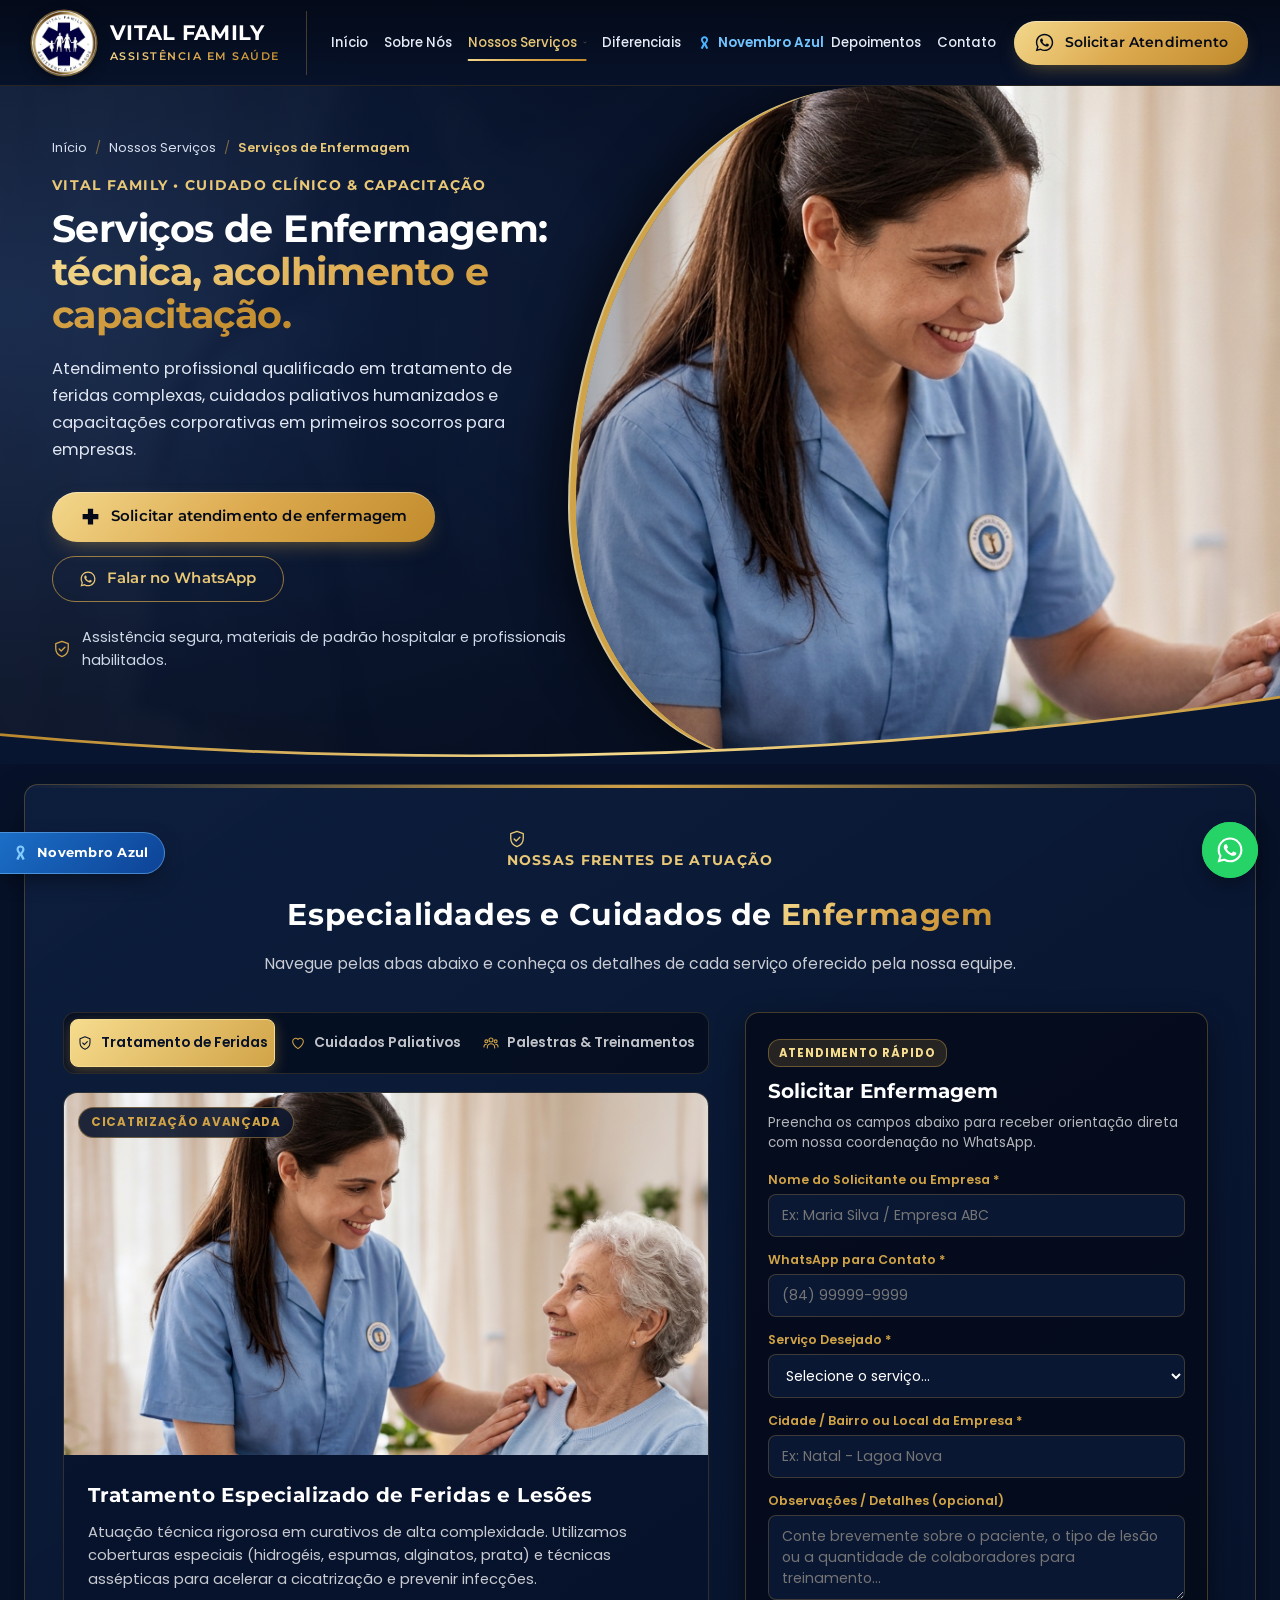
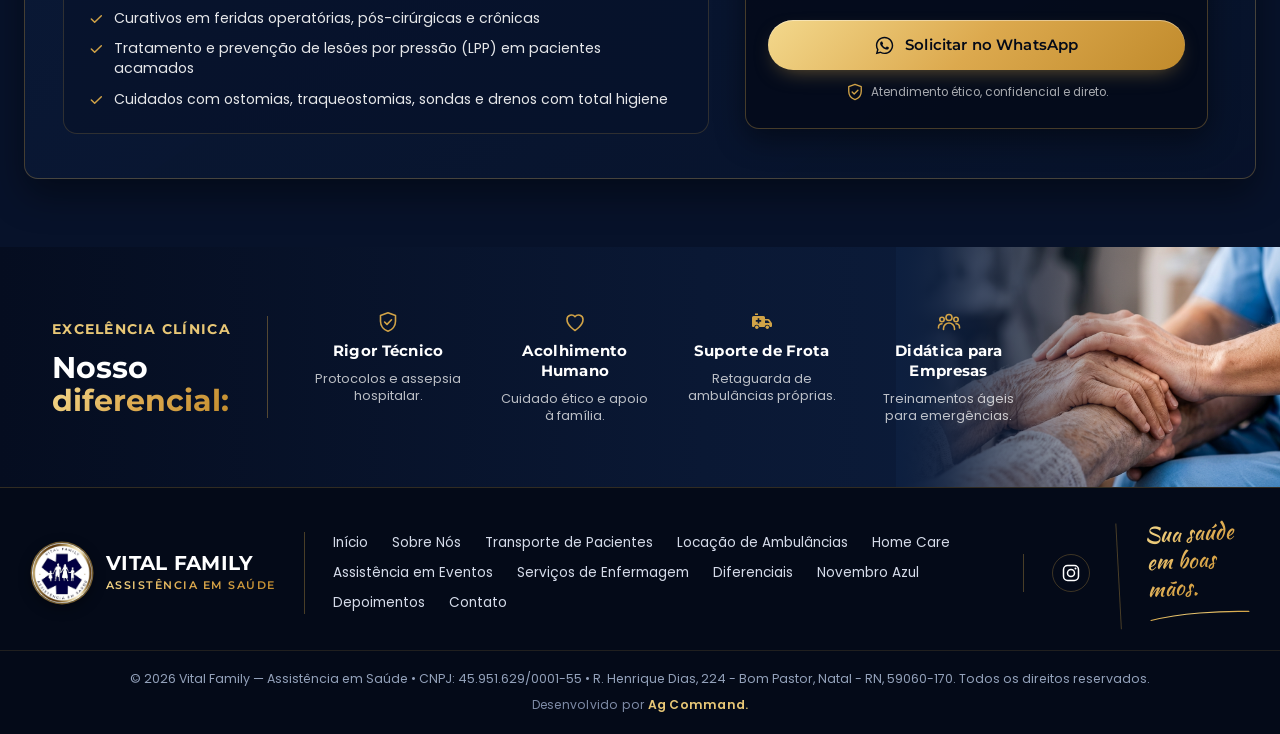
<file: servicos-de-enfermagem.html>
<!DOCTYPE html>
<html lang="pt-BR">

<head>
  <meta charset="UTF-8">
  <meta name="viewport" content="width=device-width, initial-scale=1">
  <title>Serviços de Enfermagem | Vital Family — Assistência em Saúde</title>
  <meta name="description"
    content="Serviços de enfermagem especializados: tratamento de feridas, cuidados paliativos humanizados e palestras/capacitações corporativas de primeiros socorros básicos.">
  <meta name="theme-color" content="#07122a">
  <meta name="referrer" content="strict-origin-when-cross-origin">
  <meta http-equiv="X-Content-Type-Options" content="nosniff">
  <meta property="og:type" content="website">
  <meta property="og:locale" content="pt_BR">
  <meta property="og:title" content="Serviços de Enfermagem | Vital Family — Assistência em Saúde">
  <meta property="og:description"
    content="Tratamento de feridas complexas, cuidados paliativos acolhedores e treinamentos corporativos de primeiros socorros com a equipe Vital Family.">
  <meta property="og:image" content="assets/logo.jpeg">
  <link rel="icon" href="assets/logo.jpeg">
  <link rel="preconnect" href="https://fonts.googleapis.com">
  <link rel="preconnect" href="https://fonts.gstatic.com" crossorigin>
  <link
    href="https://fonts.googleapis.com/css2?family=Montserrat:wght@400;500;600;700;800&family=Poppins:wght@400;500;600;700&family=Great+Vibes&family=Kaushan+Script&display=swap"
    rel="stylesheet">
  <link rel="stylesheet" href="css/style.css">
</head>

<body>
  <a href="#main-content" class="skip-link">Pular para o conteúdo principal</a>

  <!-- ===== SVG ICON SPRITE ===== -->
  <svg width="0" height="0" style="position:absolute" aria-hidden="true">
    <defs>
      <linearGradient id="gold" x1="0" y1="0" x2="1" y2="1">
        <stop offset="0" stop-color="#f6dc8e" />
        <stop offset=".5" stop-color="#d9ac4f" />
        <stop offset="1" stop-color="#b8862c" />
      </linearGradient>
    </defs>
    <symbol id="i-whatsapp" viewBox="0 0 24 24">
      <path fill="currentColor"
        d="M12.04 2C6.58 2 2.13 6.45 2.13 11.91c0 1.75.46 3.45 1.32 4.95L2.05 22l5.25-1.38a9.9 9.9 0 0 0 4.74 1.21c5.46 0 9.91-4.45 9.91-9.91C21.95 6.45 17.5 2 12.04 2Zm0 18.15a8.2 8.2 0 0 1-4.2-1.15l-.3-.18-3.12.82.83-3.04-.2-.31a8.2 8.2 0 0 1-1.26-4.38c0-4.54 3.7-8.24 8.25-8.24 4.54 0 8.24 3.7 8.24 8.24 0 4.55-3.7 8.24-8.24 8.24Zm4.52-6.17c-.25-.12-1.47-.72-1.69-.81-.23-.08-.39-.12-.56.13-.16.25-.64.81-.79.97-.14.17-.29.19-.54.06-.25-.12-1.05-.39-1.99-1.23-.74-.66-1.23-1.47-1.38-1.72-.14-.25-.02-.38.11-.51.11-.11.25-.29.37-.43.13-.15.17-.25.25-.42.08-.16.04-.31-.02-.43-.06-.12-.56-1.34-.76-1.84-.2-.48-.41-.42-.56-.43h-.48c-.17 0-.43.06-.66.31-.22.25-.86.85-.86 2.07 0 1.22.89 2.4 1.01 2.56.12.17 1.75 2.67 4.23 3.74.59.26 1.05.41 1.41.52.59.19 1.13.16 1.56.1.48-.07 1.47-.6 1.67-1.18.21-.58.21-1.07.15-1.18-.06-.1-.23-.16-.48-.29Z" />
    </symbol>
    <symbol id="i-shield" viewBox="0 0 24 24">
      <g fill="none" stroke="currentColor" stroke-width="1.6" stroke-linecap="round" stroke-linejoin="round">
        <path d="M12 2.8 4.5 5.6v5.6c0 4.7 3.2 8.6 7.5 10 4.3-1.4 7.5-5.3 7.5-10V5.6Z" />
        <path d="m8.6 12 2.4 2.4 4.5-4.6" />
      </g>
    </symbol>
    <symbol id="i-heart" viewBox="0 0 24 24">
      <path fill="none" stroke="currentColor" stroke-width="1.6" stroke-linejoin="round"
        d="M12 20.5s-8-4.9-8-11A4.5 4.5 0 0 1 12 6.7a4.5 4.5 0 0 1 8 2.8c0 6.1-8 11-8 11Z" />
    </symbol>
    <symbol id="i-cross" viewBox="0 0 24 24">
      <path fill="currentColor" d="M9 3h6v6h6v6h-6v6H9v-6H3V9h6V3z" />
    </symbol>
    <symbol id="i-check" viewBox="0 0 24 24">
      <path fill="none" stroke="currentColor" stroke-width="2.2" stroke-linecap="round" stroke-linejoin="round"
        d="m5 12 5 5L20 7" />
    </symbol>
    <symbol id="i-users" viewBox="0 0 24 24">
      <g fill="none" stroke="currentColor" stroke-width="1.6" stroke-linecap="round" stroke-linejoin="round">
        <circle cx="12" cy="7.5" r="3" />
        <path d="M6.5 19.5v-1a5.5 5.5 0 0 1 11 0v1" />
        <circle cx="5" cy="9.5" r="2.2" />
        <path d="M1.5 18v-.6A3.6 3.6 0 0 1 5 13.8" />
        <circle cx="19" cy="9.5" r="2.2" />
        <path d="M22.5 18v-.6a3.6 3.6 0 0 0-3.5-3.6" />
      </g>
    </symbol>
    <symbol id="i-ambulance" viewBox="0 0 24 24">
      <g fill="currentColor">
        <path
          d="M2 7.5A1.5 1.5 0 0 1 3.5 6h10A1.5 1.5 0 0 1 15 7.5V9h3.2c.5 0 .9.2 1.2.6l2.3 3.1c.2.3.3.6.3.9V16a1 1 0 0 1-1 1h-1.1a2.7 2.7 0 0 0-5.3 0H9.4a2.7 2.7 0 0 0-5.3 0H3a1 1 0 0 1-1-1Zm13 3v2.5h4.8l-1.9-2.5Z" />
        <circle cx="6.8" cy="17.3" r="1.7" />
        <circle cx="17.3" cy="17.3" r="1.7" />
      </g>
      <path fill="#0b1934" d="M7.7 8.2h1.6v1.9h1.9v1.6H9.3v1.9H7.7v-1.9H5.8v-1.6h1.9Z" />
      <path fill="currentColor" d="M5 3.5h3V5H5z" />
    </symbol>
    <symbol id="i-home-heart" viewBox="0 0 24 24">
      <g fill="none" stroke="currentColor" stroke-width="1.7" stroke-linecap="round" stroke-linejoin="round">
        <path d="M3 10.5 12 3l9 7.5" />
        <path d="M5 9v11h14V9" />
        <path d="M12 17.2s-3.2-1.9-3.2-4.1a1.7 1.7 0 0 1 3.2-.9 1.7 1.7 0 0 1 3.2.9c0 2.2-3.2 4.1-3.2 4.1Z" />
      </g>
    </symbol>
    <symbol id="i-heart-pulse" viewBox="0 0 24 24">
      <g fill="none" stroke="currentColor" stroke-width="1.7" stroke-linecap="round" stroke-linejoin="round">
        <path d="M12 20.5s-8.5-5-8.5-11.2A4.6 4.6 0 0 1 12 6.6a4.6 4.6 0 0 1 8.5 2.7c0 6.2-8.5 11.2-8.5 11.2Z" />
        <path d="M3.8 12h4l1.5-2.5 2.4 5 1.8-3.3H20" />
      </g>
    </symbol>
    <symbol id="i-stetho" viewBox="0 0 24 24">
      <g fill="none" stroke="currentColor" stroke-width="1.7" stroke-linecap="round" stroke-linejoin="round">
        <path d="M5 3H4v5a5 5 0 0 0 10 0V3h-1" />
        <path d="M9 13v1.5a5.5 5.5 0 0 0 11 0V13" />
        <circle cx="20" cy="10.5" r="2.2" />
      </g>
    </symbol>
    <symbol id="i-phone" viewBox="0 0 24 24">
      <path fill="currentColor"
        d="M6.6 10.8a15.1 15.1 0 0 0 6.6 6.6l2.2-2.2c.3-.3.7-.4 1-.2 1.1.4 2.3.6 3.6.6.6 0 1 .4 1 1V20c0 .6-.4 1-1 1A17 17 0 0 1 3 4c0-.6.4-1 1-1h3.5c.6 0 1 .4 1 1 0 1.3.2 2.5.6 3.6.1.3 0 .7-.2 1Z" />
    </symbol>
    <symbol id="i-pin" viewBox="0 0 24 24">
      <path fill="currentColor"
        d="M12 2a7 7 0 0 0-7 7c0 5.2 7 13 7 13s7-7.8 7-13a7 7 0 0 0-7-7Zm0 9.5A2.5 2.5 0 1 1 12 6.5a2.5 2.5 0 0 1 0 5Z" />
    </symbol>
    <symbol id="i-mail" viewBox="0 0 24 24">
      <path fill="currentColor"
        d="M3 5h18a1 1 0 0 1 1 1v12a1 1 0 0 1-1 1H3a1 1 0 0 1-1-1V6a1 1 0 0 1 1-1Zm.8 2v.3l8.2 5.4 8.2-5.4V7Z" />
    </symbol>
    <symbol id="i-instagram" viewBox="0 0 24 24">
      <g fill="none" stroke="currentColor" stroke-width="1.8">
        <rect x="3" y="3" width="18" height="18" rx="5" />
        <circle cx="12" cy="12" r="4.2" />
      </g>
      <circle cx="17.4" cy="6.6" r="1.2" fill="currentColor" />
    </symbol>
    <symbol id="i-arrow" viewBox="0 0 24 24">
      <path fill="none" stroke="currentColor" stroke-width="2" stroke-linecap="round" stroke-linejoin="round"
        d="M5 12h14m-5-5 5 5-5 5" />
    </symbol>
    <symbol id="i-chev" viewBox="0 0 24 24">
      <path fill="none" stroke="currentColor" stroke-width="2.4" stroke-linecap="round" stroke-linejoin="round"
        d="m9 5 7 7-7 7" />
    </symbol>
    <symbol id="i-ribbon" viewBox="0 0 24 24">
      <path fill="currentColor"
        d="M12 2c-3.1 0-5.6 2.4-5.6 5.4 0 2.1 1.3 4.3 3.2 6.6L6 21.3l3.1 1.2 2.9-5.8 2.9 5.8 3.1-1.2-3.6-7.3c1.9-2.3 3.2-4.5 3.2-6.6C17.6 4.4 15.1 2 12 2Zm0 3c1.5 0 2.6 1.1 2.6 2.4 0 1.2-.9 2.8-2.6 4.8-1.7-2-2.6-3.6-2.6-4.8C9.4 6.1 10.5 5 12 5Z" />
    </symbol>
  </svg>

  <!-- ===== HEADER ===== -->
  <header class="header" id="header">
    <div class="container header__inner">
      <a href="index.html#inicio" class="brand" aria-label="Vital Family - Início">
        <img src="assets/logo.jpeg" alt="Logotipo Vital Family" class="brand__logo" width="88" height="88">
        <span class="brand__text">
          <strong>VITAL FAMILY</strong>
          <small>ASSISTÊNCIA EM SAÚDE</small>
        </span>
      </a>

      <nav class="nav" id="nav" aria-label="Navegação principal">
        <ul class="nav__list">
          <li><a href="index.html#inicio" class="nav__link">Início</a></li>
          <li><a href="index.html#sobre" class="nav__link">Sobre Nós</a></li>
          <li class="nav__item--has-sub">
            <a href="index.html#servicos" class="nav__link is-active">Nossos Serviços <svg class="ico-caret">
                <use href="#i-chev" />
              </svg></a>
            <ul class="nav__sub" aria-label="Páginas de serviços">
              <li><a href="remocao-de-pacientes.html"><svg>
                    <use href="#i-ambulance" />
                  </svg> Transporte de Pacientes</a></li>
              <li><a href="locacao-de-ambulancias.html"><svg>
                    <use href="#i-ambulance" />
                  </svg> Locação de Ambulâncias</a></li>
              <li><a href="home-care.html"><svg>
                    <use href="#i-home-heart" />
                  </svg> Home Care</a></li>
              <li><a href="assistencia-em-eventos.html"><svg>
                    <use href="#i-heart-pulse" />
                  </svg> Assistência em Eventos</a></li>
              <li><a href="servicos-de-enfermagem.html" class="is-current"><svg>
                    <use href="#i-cross" />
                  </svg> Serviços de Enfermagem</a></li>
              <li><a href="index.html#servicos"><svg>
                    <use href="#i-stetho" />
                  </svg> Ver todos os serviços</a></li>
            </ul>
          </li>
          <li><a href="index.html#diferenciais" class="nav__link">Diferenciais</a></li>
          <li><a href="index.html#novembro-azul" class="nav__link nav__link--blue"><svg class="ico-ribbon">
                <use href="#i-ribbon" />
              </svg> Novembro Azul</a></li>
          <li><a href="index.html#depoimentos" class="nav__link">Depoimentos</a></li>
          <li><a href="#solicitar-enfermagem" class="nav__link">Contato</a></li>
        </ul>
        <a href="#solicitar-enfermagem" class="btn btn--gold btn--sm nav__cta">
          <svg class="ico">
            <use href="#i-whatsapp" />
          </svg> Solicitar Atendimento
        </a>
      </nav>

      <button class="burger" id="burger" aria-label="Abrir menu" aria-expanded="false" aria-controls="nav">
        <span></span><span></span><span></span>
      </button>
    </div>
  </header>

  <main id="main-content">
    <!-- ===== HERO SERVIÇOS DE ENFERMAGEM ===== -->
    <section class="hero hero--sub" id="topo">
      <div class="hero__bg" style="background-image:url('assets/img/svc-enfermagem.jpg')" aria-hidden="true"></div>
      <div class="hero__media reveal" data-reveal="right">
        <div class="hero__frame">
          <img src="assets/img/svc-enfermagem.jpg"
            alt="Profissional de enfermagem da Vital Family prestando assistência em saúde com técnica e humanização"
            width="960" height="512" fetchpriority="high">
        </div>
      </div>
      <div class="container hero__inner">
        <div class="hero__content reveal">
          <nav class="breadcrumb" aria-label="Trilha de navegação">
            <a href="index.html">Início</a>
            <span>/</span>
            <a href="index.html#servicos">Nossos Serviços</a>
            <span>/</span>
            <strong aria-current="page">Serviços de Enfermagem</strong>
          </nav>
          <span class="eyebrow">VITAL FAMILY • CUIDADO CLÍNICO & CAPACITAÇÃO</span>
          <h1 class="hero__title">Serviços de Enfermagem: <span class="gold-text">técnica, acolhimento e capacitação.</span></h1>
          <p class="hero__lead">Atendimento profissional qualificado em tratamento de feridas complexas, cuidados paliativos humanizados e capacitações corporativas em primeiros socorros para empresas.</p>
          <div class="hero__actions">
            <a href="#solicitar-enfermagem" class="btn btn--gold">
              <svg class="ico">
                <use href="#i-cross" />
              </svg> Solicitar atendimento de enfermagem
            </a>
            <a href="https://wa.me/5584998409453?text=Ol%C3%A1!%20Gostaria%20de%20informa%C3%A7%C3%B5es%20sobre%20os%20Servi%C3%A7os%20de%20Enfermagem%20da%20Vital%20Family."
              target="_blank" rel="noopener noreferrer" class="btn btn--outline">
              <svg class="ico">
                <use href="#i-whatsapp" />
              </svg> Falar no WhatsApp
            </a>
          </div>
          <p class="hero__safe"><svg class="ico ico--gold">
              <use href="#i-shield" />
            </svg> Assistência segura, materiais de padrão hospitalar e profissionais habilitados.</p>
        </div>
      </div>
      <svg class="hero__swoosh" viewBox="0 0 1440 90" preserveAspectRatio="none" aria-hidden="true">
        <defs>
          <linearGradient id="sw" x1="0" x2="1">
            <stop offset="0" stop-color="#b8862c" />
            <stop offset=".45" stop-color="#f6dc8e" />
            <stop offset="1" stop-color="#c99a3d" />
          </linearGradient>
        </defs>
        <path d="M0 52 C 380 92, 900 96, 1440 4 L1440 90 L0 90Z" fill="#081530" />
        <path d="M0 52 C 380 92, 900 96, 1440 4" fill="none" stroke="url(#sw)" stroke-width="3.5" />
      </svg>
    </section>

    <!-- ===== APRESENTAÇÃO / ABAS COM IMAGENS RESPONSIVAS ===== -->
    <section class="services services--nursing" id="especialidades">
      <div class="container">
        <div class="nursing-showcase reveal">
          <div class="nursing-showcase__header">
            <span class="eyebrow"><svg class="ico"><use href="#i-shield" /></svg> NOSSAS FRENTES DE ATUAÇÃO</span>
            <h2 class="nursing-showcase__title">Especialidades e Cuidados de <span class="gold-text">Enfermagem</span></h2>
            <p class="nursing-showcase__subtitle">Navegue pelas abas abaixo e conheça os detalhes de cada serviço oferecido pela nossa equipe.</p>
          </div>

          <div class="nursing-showcase__grid">
            <!-- Abas Interativas com Imagens Responsivas -->
            <div class="nursing-tabs-wrapper">
              <div class="nursing-tabs__nav" role="tablist" aria-label="Especialidades dos Serviços de Enfermagem">
                <button type="button" class="nursing-tab__btn is-active" role="tab" id="tab-enf-feridas" aria-selected="true" aria-controls="panel-enf-feridas">
                  <svg class="ico"><use href="#i-shield" /></svg>
                  <span>Tratamento de Feridas</span>
                </button>
                <button type="button" class="nursing-tab__btn" role="tab" id="tab-enf-paliativos" aria-selected="false" aria-controls="panel-enf-paliativos">
                  <svg class="ico"><use href="#i-heart" /></svg>
                  <span>Cuidados Paliativos</span>
                </button>
                <button type="button" class="nursing-tab__btn" role="tab" id="tab-enf-capacitacao" aria-selected="false" aria-controls="panel-enf-capacitacao">
                  <svg class="ico"><use href="#i-users" /></svg>
                  <span>Palestras & Treinamentos</span>
                </button>
              </div>

              <div class="nursing-tabs__content">
                <!-- Painel 1: Feridas -->
                <div class="nursing-panel is-active" id="panel-enf-feridas" role="tabpanel" aria-labelledby="tab-enf-feridas">
                  <div class="nursing-panel__media">
                    <img src="assets/img/enfermagem-feridas.jpg" 
                         srcset="assets/img/enfermagem-feridas.jpg 960w, assets/img/enfermagem-feridas.jpg 480w" 
                         sizes="(max-width: 768px) 100vw, 560px"
                         alt="Tratamento especializado de feridas e curativos com materiais estéreis de alta tecnologia" 
                         loading="lazy" width="960" height="540" class="nursing-panel__img">
                    <span class="nursing-panel__badge">Cicatrização Avançada</span>
                  </div>
                  <div class="nursing-panel__body">
                    <h4>Tratamento Especializado de Feridas e Lesões</h4>
                    <p>Atuação técnica rigorosa em curativos de alta complexidade. Utilizamos coberturas especiais (hidrogéis, espumas, alginatos, prata) e técnicas assépticas para acelerar a cicatrização e prevenir infecções.</p>
                    <ul class="nursing-panel__list">
                      <li><svg class="ico"><use href="#i-check" /></svg> <span>Curativos em feridas operatórias, pós-cirúrgicas e crônicas</span></li>
                      <li><svg class="ico"><use href="#i-check" /></svg> <span>Tratamento e prevenção de lesões por pressão (LPP) em pacientes acamados</span></li>
                      <li><svg class="ico"><use href="#i-check" /></svg> <span>Cuidados com ostomias, traqueostomias, sondas e drenos com total higiene</span></li>
                    </ul>
                  </div>
                </div>

                <!-- Painel 2: Paliativos -->
                <div class="nursing-panel" id="panel-enf-paliativos" role="tabpanel" aria-labelledby="tab-enf-paliativos" hidden>
                  <div class="nursing-panel__media">
                    <img src="assets/img/enfermagem-paliativos.jpg" 
                         srcset="assets/img/enfermagem-paliativos.jpg 960w, assets/img/enfermagem-paliativos.jpg 480w" 
                         sizes="(max-width: 768px) 100vw, 560px"
                         alt="Cuidados paliativos humanizados focados em alívio de dor e conforto familiar" 
                         loading="lazy" width="960" height="540" class="nursing-panel__img">
                    <span class="nursing-panel__badge">Acolhimento & Dignidade</span>
                  </div>
                  <div class="nursing-panel__body">
                    <h4>Cuidados Paliativos e Acolhimento Humanizado</h4>
                    <p>Assistência humanizada para pacientes com doenças crônicas ou ameaçadoras à vida, priorizando o controle imediato da dor, a manutenção da dignidade e o acolhimento constante da família.</p>
                    <ul class="nursing-panel__list">
                      <li><svg class="ico"><use href="#i-check" /></svg> <span>Alívio e manejo contínuo da dor e de sintomas desconfortáveis</span></li>
                      <li><svg class="ico"><use href="#i-check" /></svg> <span>Presença acolhedora, escuta atenta e orientação técnica à família</span></li>
                      <li><svg class="ico"><use href="#i-check" /></svg> <span>Administração rigorosa de analgesia e suporte medicamentoso prescrito</span></li>
                    </ul>
                  </div>
                </div>

                <!-- Painel 3: Palestras e Capacitações -->
                <div class="nursing-panel" id="panel-enf-capacitacao" role="tabpanel" aria-labelledby="tab-enf-capacitacao" hidden>
                  <div class="nursing-panel__media">
                    <img src="assets/img/enfermagem-capacitacao.jpg" 
                         srcset="assets/img/enfermagem-capacitacao.jpg 960w, assets/img/enfermagem-capacitacao.jpg 480w" 
                         sizes="(max-width: 768px) 100vw, 560px"
                         alt="Palestras e capacitações de primeiros socorros nas empresas ministradas pela Vital Family" 
                         loading="lazy" width="960" height="540" class="nursing-panel__img">
                    <span class="nursing-panel__badge">Capacitação Empresarial</span>
                  </div>
                  <div class="nursing-panel__body">
                    <h4>Palestras e Capacitações nas Empresas (Primeiros Socorros Básicos)</h4>
                    <p>Treinamentos dinâmicos e práticos para equipes corporativas, brigadas de incêndio e escolas. Capacitamos seus colaboradores para agir com precisão e salvar vidas antes da chegada do resgate.</p>
                    <ul class="nursing-panel__list">
                      <li><svg class="ico"><use href="#i-check" /></svg> <span>Suporte Básico de Vida (SBV) e manobras práticas de desengasgo (Heimlich)</span></li>
                      <li><svg class="ico"><use href="#i-check" /></svg> <span>Condutas em desmaios, convulsões, infarto, AVC e controle de hemorragias</span></li>
                      <li><svg class="ico"><use href="#i-check" /></svg> <span>Treinamentos presenciais alinhados com a CIPA e normas de segurança do trabalho</span></li>
                    </ul>
                  </div>
                </div>
              </div>
            </div>

            <!-- Mini Formulário Integrado -->
            <div class="nursing-form-wrapper">
              <div class="nursing-form-card" id="solicitar-enfermagem">
                <div class="nursing-form-card__head">
                  <span class="nursing-form-card__badge">ATENDIMENTO RÁPIDO</span>
                  <h3 class="nursing-form-card__title">Solicitar Enfermagem</h3>
                  <p class="nursing-form-card__desc">Preencha os campos abaixo para receber orientação direta com nossa coordenação no WhatsApp.</p>
                </div>

                <form class="nursing-mini-form" id="form-enfermagem">
                  <div class="form-group">
                    <label for="sol-nome">Nome do Solicitante ou Empresa *</label>
                    <input type="text" id="sol-nome" name="nome" placeholder="Ex: Maria Silva / Empresa ABC" maxlength="120" required>
                  </div>

                  <div class="form-group">
                    <label for="sol-whatsapp">WhatsApp para Contato *</label>
                    <input type="tel" id="sol-whatsapp" name="whatsapp" placeholder="(84) 99999-9999" inputmode="tel" autocomplete="tel" minlength="14" maxlength="15" required>
                  </div>

                  <div class="form-group">
                    <label for="sol-servico">Serviço Desejado *</label>
                    <select id="sol-servico" name="servico" required>
                      <option value="" disabled selected>Selecione o serviço...</option>
                      <option value="Tratamento de Feridas / Curativos">Tratamento de Feridas / Curativos</option>
                      <option value="Cuidados Paliativos">Cuidados Paliativos</option>
                      <option value="Palestras e Capacitações nas Empresas (Primeiros Socorros)">Palestras e Capacitações nas Empresas</option>
                      <option value="Outros Procedimentos de Enfermagem">Outros Cuidados de Enfermagem</option>
                    </select>
                  </div>

                  <div class="form-group">
                    <label for="sol-local">Cidade / Bairro ou Local da Empresa *</label>
                    <input type="text" id="sol-local" name="local" placeholder="Ex: Natal - Lagoa Nova" maxlength="160" required>
                  </div>

                  <div class="form-group">
                    <label for="sol-obs">Observações / Detalhes (opcional)</label>
                    <textarea id="sol-obs" name="obs" rows="3" maxlength="500" placeholder="Conte brevemente sobre o paciente, o tipo de lesão ou a quantidade de colaboradores para treinamento..."></textarea>
                  </div>

                  <button type="submit" class="btn btn--gold btn--full">
                    <svg class="ico"><use href="#i-whatsapp" /></svg> Solicitar no WhatsApp
                  </button>
                  <p class="nursing-form-card__safe">
                    <svg class="ico ico--gold"><use href="#i-shield" /></svg> Atendimento ético, confidencial e direto.
                  </p>
                </form>
              </div>
            </div>
          </div>
        </div>
      </div>
    </section>

    <!-- ===== DIFERENCIAIS DA ENFERMAGEM VITAL FAMILY ===== -->
    <section class="diff" id="diferenciais-enfermagem">
      <div class="diff__media" aria-hidden="true"><img src="assets/img/diferenciais.jpg" alt="" loading="lazy"
          width="1200" height="575"></div>
      <div class="container diff__inner">
        <div class="diff__head reveal">
          <span class="eyebrow">EXCELÊNCIA CLÍNICA</span>
          <h2 class="diff__title">Nosso <span class="gold-text">diferencial:</span></h2>
        </div>
        <ul class="diff__list diff__list--compact">
          <li class="reveal">
            <svg class="ico-md">
              <use href="#i-shield" />
            </svg>
            <strong>Rigor Técnico</strong>
            <span>Protocolos e assepsia hospitalar.</span>
          </li>
          <li class="reveal">
            <svg class="ico-md">
              <use href="#i-heart" />
            </svg>
            <strong>Acolhimento Humano</strong>
            <span>Cuidado ético e apoio à família.</span>
          </li>
          <li class="reveal">
            <svg class="ico-md">
              <use href="#i-ambulance" />
            </svg>
            <strong>Suporte de Frota</strong>
            <span>Retaguarda de ambulâncias próprias.</span>
          </li>
          <li class="reveal">
            <svg class="ico-md">
              <use href="#i-users" />
            </svg>
            <strong>Didática para Empresas</strong>
            <span>Treinamentos ágeis para emergências.</span>
          </li>
        </ul>
      </div>
    </section>
  </main>

  <!-- ===== FOOTER ===== -->
  <footer class="footer">
    <div class="container footer__inner">
      <a href="index.html#inicio" class="brand brand--footer" aria-label="Vital Family - voltar ao início">
        <img src="assets/logo.jpeg" alt="Logotipo Vital Family" class="brand__logo" width="72" height="72"
          loading="lazy">
        <span class="brand__text"><strong>VITAL FAMILY</strong><small>ASSISTÊNCIA EM SAÚDE</small></span>
      </a>
      <nav class="footer__nav" aria-label="Links do rodapé">
        <a href="index.html#inicio">Início</a>
        <a href="index.html#sobre">Sobre Nós</a>
        <a href="remocao-de-pacientes.html">Transporte de Pacientes</a>
        <a href="locacao-de-ambulancias.html">Locação de Ambulâncias</a>
        <a href="home-care.html">Home Care</a>
        <a href="assistencia-em-eventos.html">Assistência em Eventos</a>
        <a href="servicos-de-enfermagem.html">Serviços de Enfermagem</a>
        <a href="index.html#diferenciais">Diferenciais</a>
        <a href="index.html#novembro-azul">Novembro Azul</a>
        <a href="index.html#depoimentos">Depoimentos</a>
        <a href="index.html#contato">Contato</a>
      </nav>
      <div class="footer__social">
        <a href="https://www.instagram.com/vitalfamily.as?dlrf=MWkxdXNpbHBlZmU1bw==" target="_blank" rel="noopener noreferrer"
          aria-label="Instagram da Vital Family"><svg>
            <use href="#i-instagram" />
          </svg></a>
      </div>
      <div class="footer__motto">
        <span class="script-gold">Sua saúde em boas mãos.</span>
        <svg class="swash" viewBox="0 0 260 22" aria-hidden="true">
          <path d="M4 18 C 80 4, 180 2, 256 8" fill="none" stroke="url(#gold)" stroke-width="3"
            stroke-linecap="round" />
        </svg>
      </div>
    </div>
    <div class="footer__meta">
      <p class="footer__copy">© <span id="year">2026</span> Vital Family — Assistência em Saúde • CNPJ: 45.951.629/0001-55 •
        R. Henrique Dias, 224 - Bom Pastor, Natal - RN, 59060-170. Todos os direitos reservados.</p>
      <p class="footer__credit">Desenvolvido por <strong>Ag Command.</strong></p>
    </div>
  </footer>

  <a href="index.html#novembro-azul" class="nov-float-tab" aria-label="A importância do Novembro Azul">
    <svg>
      <use href="#i-ribbon" />
    </svg>
    <span>Novembro Azul</span>
  </a>

  <!-- ===== WHATSAPP FLUTUANTE ===== -->
  <a href="https://wa.me/5584998409453" class="wa-float" target="_blank" rel="noopener noreferrer"
    aria-label="Conversar no WhatsApp">
    <svg>
      <use href="#i-whatsapp" />
    </svg>
  </a>

  <script src="js/main.js" defer></script>
</body>

</html>
</file>
<file: css/style.css>
/* =========================================================
   VITAL FAMILY — Assistência em Saúde
   Folha de estilos institucional refinada
   ========================================================= */
:root {
  --navy-950: #040a18;
  --navy-900: #07122a;
  --navy-850: #0a1834;
  --navy-800: #0d1f3f;
  --navy-700: #13294f;
  --gold-100: #f8e5ad;
  --gold-300: #e8c776;
  --gold-500: #d1a347;
  --gold-700: #a87923;
  --gold-grad: linear-gradient(135deg, #f3d88c 0%, #dca94e 50%, #c18b2c 100%);
  --gold-line: linear-gradient(90deg, transparent, rgba(209, 163, 71, .75) 25%, #f3d88c 50%, rgba(209, 163, 71, .75) 75%, transparent);
  --white: #ffffff;
  --text-soft: #c7d1e2;
  --text-muted: #93a1ba;
  --text-dark: #0b1730;
  --font-head: "Montserrat", system-ui, -apple-system, sans-serif;
  --font-body: "Poppins", system-ui, -apple-system, sans-serif;
  --radius: 14px;
  --header-h: 86px;
  --container: 1240px;
  --ease: cubic-bezier(.22, .7, .2, 1);
}

*,
*::before,
*::after {
  box-sizing: border-box;
  margin: 0;
  padding: 0;
}

html {
  scroll-behavior: smooth;
  scroll-padding-top: calc(var(--header-h) - 6px);
  -webkit-text-size-adjust: 100%;
}

body {
  font-family: var(--font-body);
  color: var(--white);
  background: var(--navy-900);
  line-height: 1.6;
  overflow-x: hidden;
  -webkit-font-smoothing: antialiased;
  text-rendering: optimizeLegibility;
}

img,
svg {
  display: block;
  max-width: 100%;
}

a {
  color: inherit;
  text-decoration: none;
}

ul {
  list-style: none;
}

button {
  font: inherit;
  cursor: pointer;
  border: 0;
  background: none;
  color: inherit;
}

:focus-visible {
  outline: 2px solid var(--gold-300);
  outline-offset: 3px;
  border-radius: 6px;
}

/* Skip to content (Accessibility) */
.skip-link {
  position: fixed;
  top: -100px;
  left: 16px;
  z-index: 999;
  padding: 10px 18px;
  border-radius: 8px;
  background: var(--gold-grad);
  color: var(--navy-950);
  font-family: var(--font-head);
  font-weight: 700;
  font-size: .88rem;
  transition: top .2s;
}

.skip-link:focus {
  top: 14px;
}

.container {
  width: 100%;
  max-width: var(--container);
  margin-inline: auto;
  padding-inline: 32px;
}

.gold-text {
  background: var(--gold-grad);
  -webkit-background-clip: text;
  background-clip: text;
  color: transparent;
}

/* ================= ICONS ================= */
.ico {
  width: 20px;
  height: 20px;
  flex: none;
}

.ico--gold {
  color: var(--gold-500);
}

.ico-md {
  width: 24px;
  height: 24px;
  color: var(--gold-500);
  flex: none;
}

.ico-lg {
  width: 32px;
  height: 32px;
  color: var(--gold-500);
  flex: none;
}

.ico-xl {
  width: 42px;
  height: 42px;
  color: var(--gold-500);
  flex: none;
}

/* ================= BUTTONS ================= */
.btn {
  display: inline-flex;
  align-items: center;
  justify-content: center;
  gap: 10px;
  min-height: 50px;
  padding: 12px 28px;
  border-radius: 999px;
  font-family: var(--font-head);
  font-weight: 600;
  font-size: .96rem;
  letter-spacing: .01em;
  transition: transform .28s var(--ease), box-shadow .28s var(--ease), background .28s, color .28s, border-color .28s;
  white-space: nowrap;
}

.btn--gold {
  background: var(--gold-grad);
  color: var(--navy-950);
  box-shadow: 0 8px 22px -10px rgba(209, 163, 71, .6), inset 0 1px 0 rgba(255, 255, 255, .4);
}

.btn--gold:hover {
  transform: translateY(-2px);
  box-shadow: 0 12px 28px -8px rgba(209, 163, 71, .75), inset 0 1px 0 rgba(255, 255, 255, .45);
}

.btn--gold .ico {
  width: 21px;
  height: 21px;
}

.btn--sm {
  min-height: 44px;
  padding: 9px 22px;
  font-size: .9rem;
}

.btn--outline {
  border: 1.5px solid rgba(209, 163, 71, .7);
  color: var(--gold-300);
  min-height: 46px;
  padding: 10px 26px;
  font-size: .93rem;
}

.btn--outline:hover {
  background: var(--gold-grad);
  color: var(--navy-950);
  border-color: transparent;
}

.btn--outline .ico {
  width: 18px;
  height: 18px;
  transition: transform .28s var(--ease);
}

.btn--outline:hover .ico {
  transform: translateX(4px);
}

.btn--full {
  width: 100%;
  justify-content: center;
}

/* ================= HEADER & NAVIGATION ================= */
.header {
  position: fixed;
  inset: 0 0 auto;
  z-index: 200;
  height: var(--header-h);
  background: linear-gradient(180deg, rgba(4, 10, 24, .98), rgba(7, 18, 42, .96));
  border-bottom: 1px solid rgba(209, 163, 71, .18);
  transition: height .32s var(--ease), box-shadow .32s;
}

.header.is-scrolled {
  --header-h: 74px;
  box-shadow: 0 10px 30px -14px rgba(0, 0, 0, .65);
}

.header__inner {
  height: 100%;
  display: flex;
  align-items: center;
  justify-content: space-between;
  gap: 24px;
  max-width: 1320px;
}

.brand {
  display: flex;
  align-items: center;
  gap: 14px;
  flex: none;
  padding-right: 26px;
  border-right: 1px solid rgba(209, 163, 71, .32);
  position: relative;
  z-index: 220;
}

.brand--footer {
  border-right: 0;
  padding-right: 0;
}

.brand__logo {
  width: 64px;
  height: 64px;
  border-radius: 50%;
  object-fit: cover;
  box-shadow: 0 0 0 1.5px rgba(209, 163, 71, .55), 0 4px 14px rgba(0, 0, 0, .45);
  transition: width .32s var(--ease), height .32s var(--ease);
}

.header.is-scrolled .brand__logo {
  width: 54px;
  height: 54px;
}

.brand__text {
  display: flex;
  flex-direction: column;
  line-height: 1.15;
}

.brand__text strong {
  font-family: var(--font-head);
  font-weight: 700;
  font-size: 1.48rem;
  letter-spacing: .015em;
}

.brand__text small {
  font-family: var(--font-head);
  font-weight: 600;
  font-size: .66rem;
  letter-spacing: .14em;
  line-height: 1.5;
  padding-top: 2px;
  margin-top: 2px;
  background: var(--gold-grad);
  -webkit-background-clip: text;
  background-clip: text;
  color: transparent;
}

.nav {
  display: flex;
  align-items: center;
  gap: 26px;
}

.nav__list {
  display: flex;
  align-items: center;
  gap: 22px;
}

.nav__link {
  position: relative;
  display: inline-flex;
  align-items: center;
  gap: 6px;
  font-size: .88rem;
  font-weight: 500;
  color: #e6ebf5;
  padding: 8px 0;
  transition: color .25s;
  white-space: nowrap;
}

.nav__link::after {
  content: "";
  position: absolute;
  left: 50%;
  bottom: 0;
  width: 0;
  height: 2px;
  border-radius: 2px;
  background: var(--gold-grad);
  transform: translateX(-50%);
  transition: width .28s var(--ease);
}

.nav__link:hover,
.nav__link.is-active {
  color: var(--gold-300);
}

.nav__link:hover::after,
.nav__link.is-active::after {
  width: 100%;
}

.nav__link--blue {
  color: #72c4ff;
  font-weight: 600;
}

.nav__link--blue:hover,
.nav__link--blue.is-active {
  color: #a3daff;
}

.nav__link--blue::after {
  background: linear-gradient(90deg, #38a1ff, #85cbff);
}

.ico-ribbon {
  width: 15px;
  height: 15px;
  color: #4db2ff;
  flex: none;
}

/* Submenu */
.nav__item--has-sub {
  position: relative;
}

.ico-caret {
  width: 13px;
  height: 13px;
  transform: rotate(90deg);
  transition: transform .25s var(--ease);
  opacity: .8;
}

.nav__item--has-sub:hover .ico-caret,
.nav__item--has-sub:focus-within .ico-caret {
  transform: rotate(270deg);
}

.nav__sub {
  position: absolute;
  top: 100%;
  left: 50%;
  transform: translate(-50%, 10px);
  min-width: 280px;
  padding: 8px;
  border-radius: 12px;
  background: linear-gradient(180deg, #0b1c3d, #061126);
  border: 1px solid rgba(209, 163, 71, .32);
  box-shadow: 0 18px 40px -12px rgba(0, 0, 0, .85);
  opacity: 0;
  visibility: hidden;
  pointer-events: none;
  transition: opacity .22s var(--ease), transform .22s var(--ease), visibility .22s;
  z-index: 230;
}

.nav__item--has-sub:hover .nav__sub,
.nav__item--has-sub:focus-within .nav__sub {
  opacity: 1;
  visibility: visible;
  pointer-events: auto;
  transform: translate(-50%, 0);
}

.nav__sub li+li {
  margin-top: 2px;
}

.nav__sub a {
  display: flex;
  align-items: center;
  gap: 10px;
  padding: 10px 14px;
  border-radius: 8px;
  font-family: var(--font-head);
  font-size: .85rem;
  font-weight: 600;
  color: #e6ebf5;
  transition: background .2s, color .2s;
}

.nav__sub a svg {
  width: 17px;
  height: 17px;
  color: var(--gold-300);
  flex: none;
}

.nav__sub a:hover,
.nav__sub a.is-current {
  background: rgba(209, 163, 71, .14);
  color: var(--gold-300);
}

.burger {
  display: none;
  width: 46px;
  height: 46px;
  border-radius: 12px;
  border: 1px solid rgba(209, 163, 71, .45);
  background: rgba(10, 24, 51, .9);
  position: relative;
  z-index: 220;
}

.burger span {
  position: absolute;
  left: 12px;
  right: 12px;
  height: 2px;
  border-radius: 2px;
  background: var(--gold-300);
  transition: transform .32s var(--ease), opacity .2s;
}

.burger span:nth-child(1) {
  top: 15px;
}

.burger span:nth-child(2) {
  top: 22px;
}

.burger span:nth-child(3) {
  top: 29px;
}

.burger[aria-expanded="true"] span:nth-child(1) {
  transform: translateY(7px) rotate(45deg);
}

.burger[aria-expanded="true"] span:nth-child(2) {
  opacity: 0;
}

.burger[aria-expanded="true"] span:nth-child(3) {
  transform: translateY(-7px) rotate(-45deg);
}

/* ================= HERO ================= */
.hero {
  position: relative;
  min-height: clamp(580px, 47vw, 700px);
  padding-top: var(--header-h);
  display: flex;
  align-items: center;
  overflow: hidden;
  background: radial-gradient(110% 90% at 0% 40%, #12264b 0%, var(--navy-900) 55%, var(--navy-950) 100%);
}

.hero__bg {
  position: absolute;
  inset: 0;
  background: url("../assets/img/hero.jpg") left center/cover no-repeat;
  opacity: .1;
  filter: blur(6px) grayscale(.4);
  transform: scale(1.08);
}

.hero__bg::after {
  content: "";
  position: absolute;
  inset: 0;
  background: linear-gradient(90deg, rgba(7, 18, 42, .45), rgba(7, 18, 42, .96) 55%);
}

.hero__media {
  position: absolute;
  top: var(--header-h);
  right: 0;
  bottom: 0;
  width: 55%;
  z-index: 1;
}

.hero__frame {
  position: absolute;
  inset: 0;
  border-top-left-radius: 42% 62%;
  border-bottom-left-radius: 30% 38%;
  overflow: hidden;
  box-shadow: -8px 0 0 -2px var(--gold-500), -10px 0 0 -2px rgba(248, 229, 173, .85), -28px 0 54px -12px rgba(0, 0, 0, .65);
}

.hero__frame::before {
  content: "";
  position: absolute;
  inset: 0;
  z-index: 1;
  background: linear-gradient(90deg, rgba(7, 18, 42, .32), transparent 22%), linear-gradient(0deg, rgba(7, 18, 42, .32), transparent 18%);
  pointer-events: none;
}

.hero__frame img {
  width: 100%;
  height: 100%;
  object-fit: cover;
  object-position: 35% 30%;
}

.hero__inner {
  position: relative;
  z-index: 2;
  padding-block: 52px 92px;
}

.hero__content {
  max-width: 540px;
}

.hero__content--framed {
  padding-block: 24px 16px;
}

.hero__content--framed .eyebrow {
  font-size: .95rem;
  letter-spacing: .12em;
  margin-bottom: 14px;
}

.hero__content--framed .hero__title {
  font-size: clamp(2.25rem, 3.8vw, 3.45rem);
  line-height: 1.14;
  margin-bottom: 30px;
}

.hero__content--framed .hero__safe {
  margin-top: 26px;
  font-size: .94rem;
}

.eyebrow {
  display: inline-block;
  font-family: var(--font-head);
  font-weight: 700;
  font-size: .88rem;
  letter-spacing: .09em;
  text-transform: uppercase;
  color: var(--gold-300);
  margin-bottom: 10px;
}

.hero__title {
  font-family: var(--font-head);
  font-weight: 700;
  font-size: clamp(2.05rem, 3.5vw, 3.2rem);
  line-height: 1.12;
  letter-spacing: -.015em;
  margin-bottom: 20px;
}

.hero--sub .hero__title {
  font-size: clamp(1.9rem, 3vw, 2.75rem);
}

.hero__lead {
  font-size: 1.02rem;
  color: #dfe6f2;
  max-width: 490px;
  margin-bottom: 28px;
  line-height: 1.65;
}

.hero__actions {
  display: flex;
  flex-wrap: wrap;
  gap: 14px;
}

.hero__safe {
  display: flex;
  align-items: center;
  gap: 10px;
  margin-top: 24px;
  font-size: .9rem;
  color: #cfd8e8;
}

.hero__swoosh {
  position: absolute;
  left: 0;
  right: 0;
  bottom: -1px;
  width: 100%;
  height: clamp(38px, 5.5vw, 84px);
  z-index: 3;
}

/* Breadcrumb */
.breadcrumb {
  display: flex;
  flex-wrap: wrap;
  align-items: center;
  gap: 8px;
  font-size: .8rem;
  color: var(--text-soft);
  margin-bottom: 14px;
}

.breadcrumb a {
  color: #d8e0ef;
  transition: color .2s;
}

.breadcrumb a:hover {
  color: var(--gold-300);
}

.breadcrumb span {
  color: rgba(209, 163, 71, .55);
}

.breadcrumb strong {
  color: var(--gold-300);
  font-weight: 600;
}

/* ================= FULL-WIDTH MARQUEE LETREIRO ================= */
.svc-marquee {
  position: relative;
  z-index: 5;
  width: 100%;
  overflow: hidden;
  padding: 15px 0;
  border-radius: 0;
  background: linear-gradient(90deg, #040a18 0%, #0a1b39 30%, #0f254d 50%, #0a1b39 70%, #040a18 100%);
  border-top: 1px solid rgba(209, 163, 71, .5);
  border-bottom: 1px solid rgba(209, 163, 71, .5);
  box-shadow: 0 10px 28px -12px rgba(0, 0, 0, .85);
}

.svc-marquee::before,
.svc-marquee::after {
  content: "";
  position: absolute;
  top: 0;
  bottom: 0;
  width: clamp(36px, 6vw, 110px);
  z-index: 2;
  pointer-events: none;
}

.svc-marquee::before {
  left: 0;
  background: linear-gradient(90deg, #040a18, transparent);
}

.svc-marquee::after {
  right: 0;
  background: linear-gradient(270deg, #040a18, transparent);
}

.svc-marquee__track {
  display: flex;
  width: max-content;
  animation: svcMarquee 36s linear infinite;
}

.svc-marquee:hover .svc-marquee__track {
  animation-play-state: paused;
}

.svc-marquee__group {
  display: flex;
  align-items: center;
  gap: 42px;
  padding-right: 42px;
}

.svc-marquee__item {
  display: inline-flex;
  align-items: center;
  gap: 11px;
  font-family: var(--font-head);
  font-weight: 600;
  font-size: .9rem;
  letter-spacing: .06em;
  text-transform: uppercase;
  color: #eef3fb;
  white-space: nowrap;
  transition: color .25s;
}

.svc-marquee__item svg {
  width: 21px;
  height: 21px;
  padding: 3.5px;
  border-radius: 5px;
  background: rgba(209, 163, 71, .12);
  border: 1px solid rgba(209, 163, 71, .38);
  color: var(--gold-300);
  flex: none;
}

.svc-marquee__item:hover {
  color: var(--gold-300);
}

.svc-marquee__dot {
  color: var(--gold-500);
  font-size: .8rem;
  user-select: none;
  opacity: .75;
}

@keyframes svcMarquee {
  0% {
    transform: translate3d(0, 0, 0);
  }

  100% {
    transform: translate3d(-50%, 0, 0);
  }
}

/* ================= SECTION HEADS ================= */
.section-head {
  text-align: center;
  margin-bottom: 40px;
}

.section-title {
  position: relative;
  display: inline-block;
  font-family: var(--font-head);
  font-weight: 700;
  font-size: clamp(1.75rem, 2.5vw, 2.35rem);
  line-height: 1.18;
  letter-spacing: -.01em;
}

.section-title--line-right::after {
  content: "";
  position: absolute;
  top: 55%;
  left: calc(100% + 18px);
  width: clamp(60px, 8vw, 130px);
  height: 1.5px;
  background: linear-gradient(90deg, var(--gold-500), transparent);
}

.section-title--lines::before,
.section-title--lines::after {
  content: "";
  position: absolute;
  top: 55%;
  width: clamp(50px, 9vw, 140px);
  height: 1.5px;
}

.section-title--lines::before {
  right: calc(100% + 18px);
  background: linear-gradient(270deg, var(--gold-500), transparent);
}

.section-title--lines::after {
  left: calc(100% + 18px);
  background: linear-gradient(90deg, var(--gold-500), transparent);
}

.section-title--dark {
  color: var(--text-dark);
}

.section-sub {
  margin-top: 8px;
  font-size: 1.02rem;
  color: var(--text-soft);
}

.section-sub--dark {
  color: #32405e;
}

/* ================= SERVICES ================= */
.services {
  position: relative;
  padding: 56px 0 68px;
  background: radial-gradient(80% 60% at 50% 0%, #0e2042 0%, var(--navy-900) 65%), var(--navy-900);
}

.services .container {
  max-width: 1440px;
  padding-inline: 24px;
}

.services__grid {
  display: grid;
  grid-template-columns: repeat(5, minmax(0, 1fr));
  gap: 16px;
  align-items: stretch;
}

.svc-card {
  position: relative;
  display: flex;
  flex-direction: column;
  align-items: center;
  text-align: center;
  padding: 0 0 22px;
  border-radius: var(--radius);
  background: linear-gradient(180deg, #0e2040 0%, #09162e 100%);
  border: 1px solid rgba(209, 163, 71, .22);
  box-shadow: 0 14px 32px -20px rgba(0, 0, 0, .75);
  transition: transform .35s var(--ease), border-color .35s, box-shadow .35s;
  height: 100%;
}

.svc-card:hover {
  transform: translateY(-5px);
  border-color: rgba(232, 199, 118, .55);
  box-shadow: 0 22px 42px -20px rgba(0, 0, 0, .85);
}

.svc-card--link {
  cursor: pointer;
}

.svc-card__media {
  width: 100%;
  aspect-ratio: 16/10;
  border-radius: var(--radius) var(--radius) 0 0;
  overflow: hidden;
}

.svc-card__media img {
  width: 100%;
  height: 100%;
  object-fit: cover;
  transition: transform .65s var(--ease);
}

.svc-card:hover .svc-card__media img {
  transform: scale(1.05);
}

.svc-card__icon {
  display: grid;
  place-items: center;
  width: 48px;
  height: 48px;
  margin-top: -24px;
  margin-bottom: 12px;
  border-radius: 50%;
  background: radial-gradient(circle at 40% 30%, #182b4f, #081329);
  border: 1.5px solid var(--gold-500);
  box-shadow: 0 0 0 3px rgba(8, 19, 41, .9), 0 6px 14px rgba(0, 0, 0, .45);
  color: var(--gold-300);
  position: relative;
  z-index: 1;
}

.svc-card__icon svg {
  width: 24px;
  height: 24px;
}

.svc-card h3 {
  font-family: var(--font-head);
  font-weight: 700;
  font-size: clamp(0.92rem, 1.05vw, 1.04rem);
  line-height: 1.25;
  margin-bottom: 8px;
  padding-inline: 8px;
  min-height: 2.5em;
  display: flex;
  align-items: center;
  justify-content: center;
}

.svc-card p {
  font-size: clamp(0.78rem, 0.88vw, 0.85rem);
  color: var(--text-soft);
  line-height: 1.45;
  padding-inline: 10px;
  max-width: 100%;
}

.svc-card__more {
  display: inline-flex;
  align-items: center;
  gap: 6px;
  margin-top: auto;
  padding-top: 14px;
  font-family: var(--font-head);
  font-weight: 600;
  font-size: .8rem;
  color: var(--gold-300);
  transition: color .25s;
}

.svc-card__more svg {
  width: 16px;
  height: 16px;
  transition: transform .25s var(--ease);
}

.svc-card--link:hover .svc-card__more {
  color: var(--gold-100);
}

.svc-card--link:hover .svc-card__more svg {
  transform: translateX(4px);
}

/* ================= NURSING SHOWCASE & INTERACTIVE TABS ================= */
.services--nursing {
  background: none;
  padding-top: 20px;
}

.nursing-showcase {
  margin-top: 0;
  padding: 44px 38px;
  background: linear-gradient(145deg, rgba(14, 32, 64, 0.85) 0%, rgba(7, 18, 42, 0.95) 100%);
  border: 1px solid rgba(209, 163, 71, 0.3);
  border-radius: var(--radius);
  box-shadow: 0 16px 36px rgba(0, 0, 0, 0.4);
  position: relative;
  overflow: hidden;
}

.nursing-showcase::before {
  content: '';
  position: absolute;
  top: 0;
  left: 0;
  right: 0;
  height: 3px;
  background: linear-gradient(90deg, transparent 0%, #d1a347 50%, transparent 100%);
}

.nursing-showcase__header {
  text-align: center;
  max-width: 760px;
  margin: 0 auto 36px;
}

.nursing-showcase__title {
  font-family: var(--font-head);
  font-size: 1.85rem;
  color: #fff;
  margin: 10px 0 12px;
  letter-spacing: .02em;
}

.nursing-showcase__subtitle {
  color: rgba(255, 255, 255, 0.78);
  font-size: .98rem;
  line-height: 1.6;
}

.nursing-showcase__grid {
  display: grid;
  grid-template-columns: 1.22fr 0.98fr;
  gap: 36px;
  align-items: start;
}

/* Tabs */
.nursing-tabs-wrapper {
  display: flex;
  flex-direction: column;
  gap: 18px;
}

.nursing-tabs__nav {
  display: flex;
  gap: 8px;
  background: rgba(4, 10, 24, 0.65);
  padding: 6px;
  border-radius: 12px;
  border: 1px solid rgba(209, 163, 71, 0.18);
  overflow-x: auto;
  scrollbar-width: none;
}

.nursing-tabs__nav::-webkit-scrollbar {
  display: none;
}

.nursing-tab__btn {
  flex: 1;
  display: inline-flex;
  align-items: center;
  justify-content: center;
  gap: 8px;
  padding: 12px 14px;
  background: transparent;
  color: rgba(255, 255, 255, 0.75);
  border: 1px solid transparent;
  border-radius: 8px;
  font-family: var(--font-body);
  font-size: .86rem;
  font-weight: 600;
  cursor: pointer;
  white-space: nowrap;
  transition: all .25s var(--ease);
}

.nursing-tab__btn svg {
  width: 16px;
  height: 16px;
  color: #d1a347;
  transition: transform .25s var(--ease);
}

.nursing-tab__btn:hover {
  color: #fff;
  background: rgba(209, 163, 71, 0.12);
}

.nursing-tab__btn.is-active {
  color: #07122a;
  background: linear-gradient(135deg, #f6dc8e 0%, #d1a347 100%);
  border-color: #f6dc8e;
  box-shadow: 0 4px 14px rgba(209, 163, 71, 0.35);
}

.nursing-tab__btn.is-active svg {
  color: #07122a;
}

/* Tab Panels */
@keyframes fadeIn {
  from {
    opacity: 0;
    transform: translateY(6px);
  }
  to {
    opacity: 1;
    transform: translateY(0);
  }
}

.nursing-panel {
  display: none;
  background: rgba(7, 18, 42, 0.65);
  border: 1px solid rgba(209, 163, 71, 0.2);
  border-radius: 14px;
  overflow: hidden;
  animation: fadeIn .35s ease forwards;
}

.nursing-panel.is-active {
  display: block;
}

.nursing-panel__media {
  position: relative;
  width: 100%;
  aspect-ratio: 16 / 9;
  overflow: hidden;
  background: #040a18;
}

.nursing-panel__img {
  width: 100%;
  height: 100%;
  object-fit: cover;
  display: block;
  transition: transform .5s var(--ease);
}

.nursing-panel:hover .nursing-panel__img {
  transform: scale(1.03);
}

.nursing-panel__badge {
  position: absolute;
  top: 14px;
  left: 14px;
  background: rgba(7, 18, 42, 0.88);
  backdrop-filter: blur(8px);
  color: #d1a347;
  border: 1px solid rgba(209, 163, 71, 0.45);
  padding: 5px 12px;
  border-radius: 20px;
  font-size: .74rem;
  font-weight: 700;
  letter-spacing: .06em;
  text-transform: uppercase;
}

.nursing-panel__body {
  padding: 24px;
}

.nursing-panel__body h4 {
  font-family: var(--font-head);
  font-size: 1.25rem;
  color: #fff;
  margin-bottom: 10px;
  letter-spacing: .02em;
}

.nursing-panel__body p {
  color: rgba(255, 255, 255, 0.78);
  font-size: .92rem;
  line-height: 1.6;
  margin-bottom: 16px;
}

.nursing-panel__list {
  list-style: none;
  padding: 0;
  margin: 0;
  display: flex;
  flex-direction: column;
  gap: 10px;
}

.nursing-panel__list li {
  display: flex;
  align-items: flex-start;
  gap: 10px;
  font-size: .88rem;
  color: rgba(255, 255, 255, 0.9);
  line-height: 1.45;
}

.nursing-panel__list li svg {
  width: 16px;
  height: 16px;
  color: #d1a347;
  flex-shrink: 0;
  margin-top: 3px;
}

/* Mini Form Card */
.nursing-form-card {
  background: rgba(4, 10, 24, 0.78);
  border: 1px solid rgba(209, 163, 71, 0.32);
  border-radius: 14px;
  padding: 26px 22px;
  box-shadow: 0 10px 30px rgba(0, 0, 0, 0.45);
}

.nursing-form-card__head {
  margin-bottom: 18px;
}

.nursing-form-card__badge {
  display: inline-block;
  background: rgba(209, 163, 71, 0.16);
  color: #f6dc8e;
  border: 1px solid rgba(209, 163, 71, 0.4);
  font-size: .72rem;
  font-weight: 700;
  padding: 4px 10px;
  border-radius: 12px;
  letter-spacing: .08em;
  margin-bottom: 8px;
}

.nursing-form-card__title {
  font-family: var(--font-head);
  font-size: 1.25rem;
  color: #fff;
  margin-bottom: 6px;
}

.nursing-form-card__desc {
  font-size: .84rem;
  color: rgba(255, 255, 255, 0.7);
  line-height: 1.45;
}

.nursing-mini-form .form-group {
  margin-bottom: 13px;
}

.nursing-mini-form label {
  display: block;
  font-size: .78rem;
  font-weight: 600;
  color: #d1a347;
  margin-bottom: 4px;
}

.nursing-mini-form input,
.nursing-mini-form select,
.nursing-mini-form textarea {
  width: 100%;
  padding: 10px 13px;
  background: rgba(14, 32, 64, 0.65);
  border: 1px solid rgba(209, 163, 71, 0.25);
  border-radius: 8px;
  color: #fff;
  font-family: var(--font-body);
  font-size: .88rem;
  transition: border-color .2s, box-shadow .2s;
}

.nursing-mini-form input:focus,
.nursing-mini-form select:focus,
.nursing-mini-form textarea:focus {
  outline: none;
  border-color: #d1a347;
  box-shadow: 0 0 0 3px rgba(209, 163, 71, 0.2);
}

.nursing-mini-form select option {
  background: #07122a;
  color: #fff;
}

.nursing-form-card__safe {
  display: flex;
  align-items: center;
  justify-content: center;
  gap: 6px;
  margin-top: 12px;
  font-size: .74rem;
  color: rgba(255, 255, 255, 0.65);
  text-align: center;
}

/* ================= ABOUT ================= */
.about {
  position: relative;
  display: grid;
  grid-template-columns: 44% 56%;
  background: var(--navy-900);
  min-height: 430px;
  border-top: 1px solid rgba(209, 163, 71, .22);
  overflow: hidden;
}

.about__media {
  position: relative;
  overflow: hidden;
}

.about__media img {
  width: 100%;
  height: 100%;
  object-fit: cover;
  object-position: 40% 60%;
}

.about__panel {
  position: relative;
  display: grid;
  grid-template-columns: 1fr auto;
  align-items: center;
  gap: 42px;
  padding: 56px max(32px, calc((100vw - var(--container))/2 + 32px)) 68px 64px;
  background: linear-gradient(120deg, #0b1a37 0%, var(--navy-900) 75%);
}

.about__panel::before {
  content: "";
  position: absolute;
  left: -70px;
  top: -20px;
  bottom: -20px;
  width: 140px;
  background: var(--navy-900);
  border-radius: 50% 0 0 50%/50% 0 0 50%;
  border-left: 3px solid var(--gold-500);
  box-shadow: -2px 0 0 rgba(248, 229, 173, .38), -16px 0 32px rgba(0, 0, 0, .45);
  z-index: 0;
}

.about__swoosh {
  position: absolute;
  left: 0;
  right: 0;
  bottom: -1px;
  width: 100%;
  height: 34px;
  z-index: 3;
  pointer-events: none;
}

.about__content,
.about__list {
  position: relative;
  z-index: 1;
}

.about__title {
  font-family: var(--font-head);
  font-weight: 700;
  font-size: clamp(1.75rem, 2.35vw, 2.25rem);
  line-height: 1.18;
  margin-bottom: 16px;
}

.about__content p {
  font-size: .96rem;
  color: var(--text-soft);
  margin-bottom: 18px;
  max-width: 530px;
  line-height: 1.65;
}

.about__content .btn {
  margin-top: 8px;
}

.about__list {
  display: flex;
  flex-direction: column;
  gap: 22px;
  padding-left: 34px;
  border-left: 1px solid rgba(209, 163, 71, .38);
}

.about__list li {
  display: flex;
  align-items: center;
  gap: 16px;
  font-size: .91rem;
  line-height: 1.35;
  color: #e5eaf4;
}

/* ================= DIFERENCIAIS ================= */
.diff {
  position: relative;
  overflow: hidden;
  background: linear-gradient(90deg, #050d20 0%, var(--navy-850) 55%, var(--navy-800) 100%);
}

.diff__media {
  position: absolute;
  top: 0;
  right: 0;
  bottom: 0;
  width: 30%;
}

.diff__media img {
  width: 100%;
  height: 100%;
  object-fit: cover;
  object-position: 60% 50%;
}

.diff__media::after {
  content: "";
  position: absolute;
  inset: 0;
  background: linear-gradient(90deg, var(--navy-800) 0%, rgba(13, 31, 63, .6) 32%, transparent 68%);
}

.diff__inner {
  position: relative;
  z-index: 1;
  display: flex;
  align-items: center;
  gap: 36px;
  padding-block: 48px;
  min-height: 240px;
  max-width: var(--container);
}

.diff__head {
  flex: none;
  padding-right: 36px;
  border-right: 1px solid rgba(209, 163, 71, .38);
}

.diff__head h2 {
  font-family: var(--font-head);
  font-weight: 700;
  font-size: clamp(1.75rem, 2.35vw, 2.25rem);
  line-height: 1.12;
  display: flex;
  flex-direction: column;
}

.diff__head p {
  margin-top: 10px;
  font-size: .92rem;
  color: var(--text-soft);
}

.diff__list {
  display: grid;
  grid-template-columns: repeat(5, minmax(0, 1fr));
  gap: 18px;
  flex: 1;
  max-width: 66%;
}

.diff__list li {
  display: flex;
  flex-direction: column;
  align-items: center;
  text-align: center;
  gap: 14px;
  font-size: .89rem;
  font-weight: 500;
  line-height: 1.35;
  color: #e8ecf4;
}

.diff__list li svg {
  transition: transform .35s var(--ease);
}

.diff__list li:hover svg {
  transform: translateY(-3px);
}

.diff__list--compact {
  grid-template-columns: repeat(4, minmax(0, 1fr));
  gap: 18px;
  max-width: 72%;
}

.diff__list--compact li {
  gap: 8px;
  padding: 6px;
}

.diff__list--compact li strong {
  display: block;
  font-family: var(--font-head);
  font-size: .92rem;
  font-weight: 700;
  color: #fff;
  letter-spacing: .02em;
}

.diff__list--compact li span {
  display: block;
  font-size: .8rem;
  color: rgba(255, 255, 255, 0.72);
  line-height: 1.35;
  font-weight: 400;
}

/* ================= NOVEMBRO AZUL ================= */
.nov-azul {
  position: relative;
  padding: 64px 0;
  background: radial-gradient(90% 100% at 15% 20%, #0d2e61 0%, #081a3a 55%, #051128 100%);
  border-top: 1px solid rgba(92, 180, 255, .25);
  border-bottom: 1px solid rgba(209, 163, 71, .22);
  overflow: hidden;
}

.nov-azul::before {
  content: "";
  position: absolute;
  right: -120px;
  top: -120px;
  width: 420px;
  height: 420px;
  border-radius: 50%;
  background: radial-gradient(circle, rgba(56, 161, 255, .14), transparent 70%);
  pointer-events: none;
}

.nov-azul__inner {
  display: grid;
  grid-template-columns: 1fr 1.25fr;
  align-items: center;
  gap: 48px;
  position: relative;
  z-index: 1;
}

.nov-azul__badge {
  display: inline-flex;
  align-items: center;
  gap: 8px;
  padding: 6px 14px;
  border-radius: 999px;
  background: rgba(56, 161, 255, .14);
  border: 1px solid rgba(110, 195, 255, .4);
  color: #85cbff;
  font-family: var(--font-head);
  font-weight: 700;
  font-size: .76rem;
  letter-spacing: .08em;
  text-transform: uppercase;
  margin-bottom: 14px;
}

.nov-azul__badge svg {
  width: 16px;
  height: 16px;
  color: #4db2ff;
}

.nov-azul__title {
  font-family: var(--font-head);
  font-weight: 700;
  font-size: clamp(1.8rem, 2.5vw, 2.35rem);
  line-height: 1.16;
  margin-bottom: 14px;
}

.blue-text {
  background: linear-gradient(135deg, #9dd7ff 0%, #4db2ff 50%, #1f82e0 100%);
  -webkit-background-clip: text;
  background-clip: text;
  color: transparent;
}

.nov-azul__lead {
  font-size: .96rem;
  color: #dce6f7;
  margin-bottom: 22px;
  line-height: 1.65;
}

.nov-azul__stat {
  display: flex;
  align-items: center;
  gap: 16px;
  padding: 18px 22px;
  border-radius: 14px;
  background: rgba(5, 16, 38, .65);
  border: 1px solid rgba(110, 195, 255, .24);
  border-left: 4px solid #4db2ff;
}

.nov-azul__stat strong {
  font-family: var(--font-head);
  font-weight: 800;
  font-size: 2.1rem;
  line-height: 1;
  color: #73c2ff;
  flex: none;
}

.nov-azul__stat span {
  font-size: .88rem;
  color: #cedbf0;
  line-height: 1.45;
}

.nov-azul__tabs {
  background: linear-gradient(180deg, rgba(11, 29, 62, .94), rgba(7, 19, 43, .96));
  border: 1px solid rgba(110, 195, 255, .25);
  border-radius: 18px;
  padding: 26px;
  box-shadow: 0 20px 44px -22px rgba(0, 0, 0, .7);
}

.nov-tabs__nav {
  display: grid;
  grid-template-columns: repeat(3, 1fr);
  gap: 10px;
  padding-bottom: 18px;
  margin-bottom: 20px;
  border-bottom: 1px solid rgba(110, 195, 255, .18);
}

.nov-tabs__btn {
  display: flex;
  align-items: center;
  justify-content: center;
  gap: 8px;
  padding: 12px 14px;
  border-radius: 11px;
  background: rgba(255, 255, 255, .04);
  border: 1px solid rgba(110, 195, 255, .16);
  color: #c9d7ee;
  font-family: var(--font-head);
  font-weight: 600;
  font-size: .85rem;
  transition: all .25s var(--ease);
}

.nov-tabs__btn svg {
  width: 18px;
  height: 18px;
  color: #6ec3ff;
  flex: none;
}

.nov-tabs__btn:hover {
  background: rgba(56, 161, 255, .12);
  color: #fff;
}

.nov-tabs__btn.is-active {
  background: linear-gradient(135deg, #2581e0, #145bb0);
  border-color: #7bc8ff;
  color: #fff;
  box-shadow: 0 6px 16px -6px rgba(37, 129, 224, .65);
}

.nov-tabs__btn.is-active svg {
  color: var(--gold-300);
}

.nov-tabs__panel h3 {
  font-family: var(--font-head);
  font-weight: 700;
  font-size: 1.18rem;
  color: #fff;
  margin-bottom: 8px;
}

.nov-tabs__panel>p {
  font-size: .91rem;
  color: #c7d5ec;
  margin-bottom: 18px;
}

.nov-tabs__list {
  display: flex;
  flex-direction: column;
  gap: 12px;
}

.nov-tabs__list li {
  display: flex;
  align-items: flex-start;
  gap: 14px;
  padding: 12px 16px;
  border-radius: 12px;
  background: rgba(255, 255, 255, .03);
  border: 1px solid rgba(255, 255, 255, .07);
  font-size: .89rem;
  color: #dce6f7;
  line-height: 1.5;
}

.nov-tabs__list li svg {
  width: 22px;
  height: 22px;
  color: var(--gold-300);
  flex: none;
  margin-top: 2px;
}

.nov-tabs__list li strong {
  color: #85cbff;
}

/* Aba flutuante lateral Novembro Azul */
.nov-float-tab {
  position: fixed;
  left: 0;
  bottom: 26px;
  z-index: 90;
  display: inline-flex;
  align-items: center;
  gap: 8px;
  padding: 10px 16px 10px 12px;
  border-radius: 0 999px 999px 0;
  background: linear-gradient(135deg, #1b6ec7, #0d4396);
  border: 1px solid rgba(133, 203, 255, .45);
  border-left: 0;
  color: #fff;
  font-family: var(--font-head);
  font-weight: 700;
  font-size: .8rem;
  letter-spacing: .02em;
  box-shadow: 0 8px 22px -6px rgba(0, 0, 0, .55);
  transition: transform .28s var(--ease), box-shadow .28s;
}

.nov-float-tab svg {
  width: 17px;
  height: 17px;
  color: #85cbff;
  flex: none;
}

.nov-float-tab:hover {
  transform: translateX(4px);
  box-shadow: 0 10px 26px -4px rgba(27, 110, 199, .75);
}

/* ================= INTERNAL PAGES (TRANSPORTE, LOCAÇÃO, HOME CARE, EVENTOS) ================= */
.steps-sec {
  padding: 68px 0;
  background: radial-gradient(80% 60% at 50% 0%, #0e2042 0%, var(--navy-900) 65%), var(--navy-900);
  border-top: 1px solid rgba(209, 163, 71, .18);
}

.steps-grid {
  display: grid;
  grid-template-columns: repeat(4, 1fr);
  gap: 22px;
}

.step-card {
  position: relative;
  padding: 28px 24px 26px;
  border-radius: var(--radius);
  background: linear-gradient(180deg, #0e2040 0%, #09162e 100%);
  border: 1px solid rgba(209, 163, 71, .22);
  box-shadow: 0 14px 32px -20px rgba(0, 0, 0, .75);
  transition: transform .32s var(--ease), border-color .32s;
}

.step-card:hover {
  transform: translateY(-4px);
  border-color: rgba(232, 199, 118, .55);
}

.step-card__num {
  position: absolute;
  top: 18px;
  right: 20px;
  font-family: var(--font-head);
  font-weight: 800;
  font-size: 1.75rem;
  line-height: 1;
  background: var(--gold-grad);
  -webkit-background-clip: text;
  background-clip: text;
  color: transparent;
  opacity: .32;
}

.step-card__icon {
  width: 52px;
  height: 52px;
  border-radius: 50%;
  display: grid;
  place-items: center;
  background: radial-gradient(circle at 40% 30%, #182b4f, #081329);
  border: 1.5px solid var(--gold-500);
  color: var(--gold-300);
  margin-bottom: 18px;
}

.step-card__icon svg {
  width: 25px;
  height: 25px;
}

.step-card h3 {
  font-family: var(--font-head);
  font-weight: 700;
  font-size: 1.06rem;
  margin-bottom: 8px;
  color: #fff;
}

.step-card p {
  font-size: .88rem;
  color: var(--text-soft);
  line-height: 1.55;
}

/* Audience & Care Offer (Home Care) */
.audience-grid {
  display: grid;
  grid-template-columns: repeat(4, 1fr);
  gap: 22px;
  margin-bottom: 52px;
}

.audience-grid--3 {
  grid-template-columns: repeat(3, 1fr);
}

.aud-card {
  padding: 28px 24px;
  border-radius: var(--radius);
  background: linear-gradient(180deg, #0e2040 0%, #09162e 100%);
  border: 1px solid rgba(209, 163, 71, .22);
  box-shadow: 0 14px 32px -20px rgba(0, 0, 0, .72);
  transition: transform .32s var(--ease), border-color .32s;
}

.aud-card:hover {
  transform: translateY(-4px);
  border-color: rgba(232, 199, 118, .55);
}

.aud-card__icon {
  width: 50px;
  height: 50px;
  border-radius: 12px;
  display: grid;
  place-items: center;
  background: rgba(209, 163, 71, .1);
  border: 1px solid rgba(209, 163, 71, .35);
  color: var(--gold-300);
  margin-bottom: 16px;
}

.aud-card__icon svg {
  width: 26px;
  height: 26px;
}

.aud-card h3 {
  font-family: var(--font-head);
  font-weight: 700;
  font-size: 1.04rem;
  line-height: 1.32;
  margin-bottom: 10px;
}

.aud-card p {
  font-size: .88rem;
  color: var(--text-soft);
  line-height: 1.55;
}

.care-offer {
  display: grid;
  grid-template-columns: 42% 58%;
  border-radius: 20px;
  overflow: hidden;
  background: linear-gradient(125deg, #0c1e3e 0%, #07132b 100%);
  border: 1px solid rgba(209, 163, 71, .28);
  box-shadow: 0 22px 48px -22px rgba(0, 0, 0, .8);
}

.care-offer__media {
  position: relative;
  min-height: 320px;
}

.care-offer__media img {
  width: 100%;
  height: 100%;
  object-fit: cover;
}

.care-offer__body {
  padding: 42px 44px;
}

.care-offer__body h3 {
  font-family: var(--font-head);
  font-weight: 700;
  font-size: clamp(1.5rem, 2.2vw, 1.95rem);
  line-height: 1.2;
  margin-bottom: 12px;
}

.care-offer__body>p {
  font-size: .95rem;
  color: var(--text-soft);
  margin-bottom: 22px;
}

.care-offer__list {
  display: flex;
  flex-direction: column;
  gap: 14px;
  margin-bottom: 28px;
}

.care-offer__list li {
  display: flex;
  align-items: flex-start;
  gap: 14px;
  padding: 13px 16px;
  border-radius: 12px;
  background: rgba(255, 255, 255, .03);
  border: 1px solid rgba(209, 163, 71, .16);
  font-size: .9rem;
  color: #e3e9f5;
  line-height: 1.5;
}

.care-offer__list li svg {
  width: 22px;
  height: 22px;
  color: var(--gold-300);
  flex: none;
  margin-top: 2px;
}

.care-offer__list li strong {
  color: var(--gold-300);
}

/* FAQ section */
.faq-sec {
  padding: 64px 0;
  background: linear-gradient(180deg, var(--navy-950) 0%, var(--navy-900) 100%);
  border-top: 1px solid rgba(209, 163, 71, .18);
}

.faq-list {
  max-width: 880px;
  margin-inline: auto;
  display: flex;
  flex-direction: column;
  gap: 14px;
}

.faq-item {
  border-radius: 14px;
  background: linear-gradient(180deg, #0d1e3d, #08152c);
  border: 1px solid rgba(209, 163, 71, .22);
  overflow: hidden;
  transition: border-color .25s;
}

.faq-item[open] {
  border-color: rgba(232, 199, 118, .55);
}

.faq-item summary {
  list-style: none;
  display: flex;
  align-items: center;
  justify-content: space-between;
  gap: 16px;
  padding: 20px 24px;
  font-family: var(--font-head);
  font-weight: 600;
  font-size: .98rem;
  color: #fff;
  cursor: pointer;
}

.faq-item summary::-webkit-details-marker {
  display: none;
}

.faq-ico {
  width: 20px;
  height: 20px;
  color: var(--gold-300);
  flex: none;
  transform: rotate(90deg);
  transition: transform .25s var(--ease);
}

.faq-item[open] .faq-ico {
  transform: rotate(270deg);
}

.faq-body {
  padding: 14px 24px 20px;
  font-size: .92rem;
  color: var(--text-soft);
  line-height: 1.65;
  border-top: 1px solid rgba(209, 163, 71, .14);
}

/* Interactive Forms Section */
.form-sec {
  padding: 72px 0;
  background: radial-gradient(90% 90% at 10% 20%, #102449 0%, var(--navy-950) 70%);
  border-top: 1px solid rgba(209, 163, 71, .24);
}

.form-sec__inner {
  display: grid;
  grid-template-columns: 1fr 1.25fr;
  align-items: start;
  gap: 48px;
}

.form-sec__info>p {
  font-size: .96rem;
  color: var(--text-soft);
  margin-bottom: 24px;
  line-height: 1.65;
}

.notice-box {
  display: flex;
  align-items: flex-start;
  gap: 16px;
  padding: 18px 20px;
  border-radius: 14px;
  background: rgba(209, 163, 71, .06);
  border: 1px solid rgba(209, 163, 71, .3);
  border-left: 3.5px solid var(--gold-500);
  margin-bottom: 28px;
}

.notice-box strong {
  display: block;
  font-family: var(--font-head);
  font-size: .94rem;
  color: var(--gold-300);
  margin-bottom: 4px;
}

.notice-box p {
  font-size: .86rem;
  color: #dce4f2;
  line-height: 1.55;
}

.contact__info--clean {
  border-left: 0;
  padding-left: 0;
  padding-top: 8px;
}

.vf-form {
  padding: 34px 32px;
  border-radius: 18px;
  background: linear-gradient(180deg, #0c1d3b 0%, #071329 100%);
  border: 1px solid rgba(209, 163, 71, .3);
  box-shadow: 0 22px 50px -22px rgba(0, 0, 0, .8);
}

.vf-form__head {
  margin-bottom: 24px;
  padding-bottom: 16px;
  border-bottom: 1px solid rgba(209, 163, 71, .18);
}

.vf-form__head h3 {
  font-family: var(--font-head);
  font-weight: 700;
  font-size: 1.26rem;
  color: #fff;
  margin-bottom: 4px;
}

.vf-form__head p {
  font-size: .88rem;
  color: var(--text-soft);
}

.vf-form__grid {
  display: grid;
  grid-template-columns: 1fr 1fr;
  gap: 18px;
  margin-bottom: 24px;
}

.vf-field {
  display: flex;
  flex-direction: column;
  gap: 7px;
}

.vf-field--full {
  grid-column: 1 / -1;
}

.vf-field label {
  font-family: var(--font-head);
  font-weight: 600;
  font-size: .83rem;
  color: #e6ecf7;
}

.vf-field input,
.vf-field select,
.vf-field textarea {
  width: 100%;
  padding: 13px 15px;
  border-radius: 10px;
  border: 1px solid rgba(209, 163, 71, .28);
  background: rgba(4, 10, 24, .78);
  color: #fff;
  font-family: var(--font-body);
  font-size: .92rem;
  transition: border-color .22s, box-shadow .22s;
}

.vf-field input::placeholder,
.vf-field textarea::placeholder {
  color: #7d8ca6;
}

.vf-field select option {
  background: #07122a;
  color: #fff;
}

.vf-field input:focus,
.vf-field select:focus,
.vf-field textarea:focus {
  outline: none;
  border-color: var(--gold-300);
  box-shadow: 0 0 0 3px rgba(209, 163, 71, .18);
}

.vf-field input[type="date"] {
  color-scheme: dark;
}

.vf-form__submit {
  width: 100%;
  min-height: 54px;
  font-size: 1rem;
}

.vf-form__disclaimer {
  display: block;
  text-align: center;
  font-size: .78rem;
  color: var(--text-soft);
  margin-top: 12px;
  line-height: 1.45;
}

/* ================= TESTIMONIALS ================= */
.testi {
  position: relative;
  padding: 64px 0 54px;
  background: linear-gradient(180deg, #eef1f6 0%, #f8f9fb 50%, #eceff4 100%);
  color: var(--text-dark);
}

.g-rating-badge {
  display: inline-flex;
  align-items: center;
  gap: 10px;
  margin-top: 14px;
  padding: 7px 18px;
  border-radius: 999px;
  background: #fff;
  border: 1px solid #dfe4ed;
  box-shadow: 0 6px 18px -10px rgba(11, 23, 48, .22);
  font-size: .84rem;
  color: #2b3650;
  transition: transform .25s, box-shadow .25s;
}

.g-rating-badge:hover {
  transform: translateY(-2px);
  box-shadow: 0 10px 22px -10px rgba(11, 23, 48, .32);
}

.g-rating-badge__score {
  font-family: var(--font-head);
  font-weight: 800;
  font-size: 1rem;
  color: var(--text-dark);
}

.g-rating-badge .stars {
  margin: 0;
}

.g-rating-badge .stars svg {
  width: 16px;
  height: 16px;
}

.g-rating-badge__meta strong {
  color: #1a73e8;
}

.carousel {
  position: relative;
  padding-inline: 64px;
}

.carousel__viewport {
  overflow: hidden;
  padding: 16px 4px 22px;
  margin: -16px -4px -22px;
}

.carousel__track {
  display: flex;
  align-items: stretch;
  transition: transform .6s var(--ease);
  will-change: transform;
}

.t-card {
  flex: 0 0 calc((100% - 2 * 24px) / 3);
  margin-right: 24px;
  display: flex;
  align-items: flex-start;
  gap: 18px;
  padding: 24px;
  background: #ffffff;
  border-radius: 16px;
  border: 1px solid #e2e7f0;
  box-shadow: 0 12px 28px -16px rgba(11, 23, 48, .22);
  user-select: none;
}

.t-card__avatar {
  width: 72px;
  height: 72px;
  flex: none;
  border-radius: 50%;
  object-fit: cover;
  box-shadow: 0 0 0 3px #fff, 0 0 0 4px #e1e5ec, 0 6px 14px -4px rgba(0, 0, 0, .22);
}

.t-card__body {
  display: flex;
  flex-direction: column;
  height: 100%;
}

.t-card blockquote {
  font-size: .88rem;
  line-height: 1.52;
  color: #1d2840;
  margin-bottom: auto;
}

.stars {
  display: flex;
  gap: 3px;
  margin: 12px 0 6px;
  color: #f3b329;
}

.stars svg {
  width: 17px;
  height: 17px;
}

.t-card cite {
  font-style: normal;
  font-family: var(--font-head);
  font-weight: 700;
  font-size: .88rem;
  color: var(--text-dark);
  display: flex;
  flex-direction: column;
  gap: 2px;
}

.t-card cite small {
  font-family: var(--font-body);
  font-weight: 500;
  font-size: .73rem;
  color: #62708a;
}

.carousel__arrow {
  position: absolute;
  top: calc(50% - 22px);
  width: 42px;
  height: 42px;
  border-radius: 50%;
  display: grid;
  place-items: center;
  background: var(--gold-grad);
  color: var(--navy-950);
  box-shadow: 0 6px 16px -6px rgba(176, 127, 39, .75);
  transition: transform .28s var(--ease), box-shadow .28s;
  z-index: 2;
}

.carousel__arrow svg {
  width: 20px;
  height: 20px;
}

.carousel__arrow:hover {
  transform: scale(1.08);
}

.carousel__arrow--prev {
  left: 0;
}

.carousel__arrow--prev svg {
  transform: rotate(180deg);
}

.carousel__arrow--next {
  right: 0;
}

.carousel__dots {
  display: flex;
  justify-content: center;
  gap: 8px;
  margin-top: 28px;
}

.carousel__dots button {
  width: 9px;
  height: 9px;
  border-radius: 50%;
  background: #c6ccd6;
  transition: background .3s, width .3s;
}

.carousel__dots button[aria-selected="true"] {
  background: var(--gold-500);
  width: 24px;
  border-radius: 6px;
}

/* ================= CONTACT ================= */
.contact {
  position: relative;
  overflow: hidden;
  background: linear-gradient(90deg, var(--navy-950), var(--navy-850));
  border-top: 1px solid rgba(209, 163, 71, .2);
}

.contact__media {
  position: absolute;
  top: 0;
  right: 0;
  bottom: 0;
  width: 58%;
}

.contact__media img {
  width: 100%;
  height: 100%;
  object-fit: cover;
  object-position: 30% 50%;
}

.contact__media::after {
  content: "";
  position: absolute;
  inset: 0;
  background: linear-gradient(90deg, var(--navy-900) 0%, rgba(7, 18, 42, .58) 35%, rgba(7, 18, 42, .12) 70%);
}

.contact__inner {
  position: relative;
  z-index: 1;
  display: grid;
  grid-template-columns: 1.05fr 1fr 1.15fr;
  align-items: center;
  gap: 32px;
  padding-block: 56px;
  min-height: 250px;
}

.contact__cta h2 {
  font-family: var(--font-head);
  font-weight: 700;
  font-size: clamp(1.85rem, 2.5vw, 2.35rem);
  line-height: 1.12;
}

.contact__cta p {
  font-size: 1.02rem;
  color: #e3e8f2;
  margin: 8px 0 24px;
}

.contact__info {
  display: flex;
  flex-direction: column;
  gap: 20px;
  padding-left: 36px;
  border-left: 1px solid rgba(209, 163, 71, .38);
}

.contact__info li {
  display: flex;
  align-items: center;
  gap: 16px;
  font-size: .95rem;
  color: #eef1f7;
}

.contact__info small {
  display: block;
  font-size: .77rem;
  color: var(--text-soft);
  margin-bottom: 2px;
}

.contact__info a {
  font-weight: 600;
  transition: color .25s;
  word-break: break-word;
}

.contact__info a:hover {
  color: var(--gold-300);
}

.contact__sign {
  justify-self: end;
  display: flex;
  flex-direction: column;
  align-items: flex-end;
  text-align: right;
  transform: rotate(-4deg);
}

.script-white {
  font-family: "Great Vibes", cursive;
  font-size: clamp(2.6rem, 3.6vw, 3.4rem);
  line-height: 1;
  color: #fff;
  text-shadow: 0 4px 18px rgba(0, 0, 0, .6);
}

.script-gold {
  font-family: "Kaushan Script", cursive;
  font-size: clamp(1.25rem, 1.7vw, 1.6rem);
  line-height: 1.25;
  background: var(--gold-grad);
  -webkit-background-clip: text;
  background-clip: text;
  color: transparent;
}

.swash {
  width: 220px;
  height: 20px;
  margin-top: 4px;
}

/* ================= FOOTER ================= */
.footer {
  background: var(--navy-950);
  border-top: 1px solid rgba(209, 163, 71, .22);
  padding: 32px 0 20px;
}

.footer__inner {
  display: flex;
  align-items: center;
  justify-content: space-between;
  gap: 28px;
  max-width: 1320px;
}

.brand--footer .brand__logo {
  width: 60px;
  height: 60px;
}

.brand--footer .brand__text strong {
  font-size: 1.22rem;
}

.footer__nav,
.footer__social,
.footer__motto {
  padding-left: 28px;
  border-left: 1px solid rgba(209, 163, 71, .34);
}

.footer__nav {
  display: flex;
  flex-wrap: wrap;
  gap: 8px 24px;
  font-size: .85rem;
  color: #d6dcea;
}

.footer__nav a:hover {
  color: var(--gold-300);
}

.footer__social {
  display: flex;
  gap: 12px;
}

.footer__social a {
  width: 38px;
  height: 38px;
  display: grid;
  place-items: center;
  border-radius: 50%;
  color: #fff;
  border: 1px solid rgba(209, 163, 71, .28);
  transition: color .25s, background .25s, border-color .25s;
}

.footer__social a:hover {
  color: var(--navy-950);
  background: var(--gold-grad);
  border-color: transparent;
}

.footer__social svg {
  width: 20px;
  height: 20px;
}

.footer__motto {
  display: flex;
  flex-direction: column;
  align-items: flex-start;
  transform: rotate(-3deg);
}

.footer__motto .swash {
  width: 180px;
}

.footer__meta {
  display: flex;
  flex-direction: column;
  align-items: center;
  gap: 6px;
  margin-top: 24px;
  padding: 18px 20px 0;
  border-top: 1px solid rgba(209, 163, 71, .14);
}

.footer__copy {
  text-align: center;
  font-size: .78rem;
  color: var(--text-muted);
  padding-inline: 12px;
}

.footer__credit {
  text-align: center;
  font-size: .76rem;
  color: #7d8aa5;
  letter-spacing: .02em;
}

.footer__credit strong {
  color: var(--gold-300);
  font-weight: 600;
}

/* ================= FLOATING WHATSAPP ================= */
.wa-float,
.whatsapp-float {
  position: fixed;
  right: 22px;
  bottom: 22px;
  z-index: 90;
  width: 56px;
  height: 56px;
  border-radius: 50%;
  display: grid;
  place-items: center;
  background: #25d366;
  color: #fff;
  box-shadow: 0 10px 24px -6px rgba(0, 0, 0, .5);
  transition: transform .28s var(--ease);
}

.wa-float svg,
.whatsapp-float svg {
  width: 30px;
  height: 30px;
}

.wa-float:hover,
.whatsapp-float:hover {
  transform: scale(1.07);
}

.wa-float::before {
  content: "";
  position: absolute;
  inset: 0;
  border-radius: 50%;
  border: 2px solid #25d366;
  animation: pulse 2.4s infinite;
}

@keyframes pulse {
  0% {
    transform: scale(1);
    opacity: .75;
  }

  100% {
    transform: scale(1.55);
    opacity: 0;
  }
}

/* ================= REVEAL ANIMATIONS ================= */
.reveal {
  opacity: 0;
  transform: translateY(22px);
  transition: opacity .8s var(--ease), transform .8s var(--ease);
}

.reveal[data-reveal="right"] {
  transform: translateX(34px);
}

.reveal[data-reveal="left"] {
  transform: translateX(-34px);
}

.reveal.is-visible {
  opacity: 1;
  transform: none;
}

.no-js .reveal {
  opacity: 1;
  transform: none;
}

@media (prefers-reduced-motion: reduce) {
  html {
    scroll-behavior: auto;
  }

  *,
  *::before,
  *::after {
    animation: none !important;
    transition: none !important;
  }

  .reveal {
    opacity: 1;
    transform: none;
  }
}

/* =========================================================
   RESPONSIVE BREAKPOINTS
   ========================================================= */
@media (max-width: 1280px) {
  .nav {
    gap: 18px;
  }

  .nav__list {
    gap: 16px;
  }

  .nav__link {
    font-size: .83rem;
  }

  .brand__text strong {
    font-size: 1.3rem;
  }

  .services__grid {
    gap: 14px;
  }

  .svc-card h3 {
    font-size: .94rem;
  }

  .about__panel {
    padding-left: 56px;
    gap: 30px;
  }

  .diff__list {
    max-width: 62%;
  }
}

@media (max-width: 1100px) {
  :root {
    --header-h: 76px;
  }

  .header.is-scrolled {
    --header-h: 68px;
  }

  .burger {
    display: block;
  }

  .brand {
    border-right: 0;
    padding-right: 0;
  }

  .brand__logo {
    width: 56px;
    height: 56px;
  }

  .nav {
    position: fixed;
    top: 0;
    left: 0;
    right: 0;
    bottom: 0;
    width: 100vw;
    height: 100vh;
    height: 100dvh;
    z-index: 210;
    flex-direction: column;
    justify-content: flex-start;
    align-items: center;
    gap: 22px;
    padding: calc(var(--header-h) + 20px) 24px 36px;
    background: linear-gradient(180deg, #040a18 0%, #091938 60%, #040a18 100%);
    overflow-y: auto;
    opacity: 0;
    visibility: hidden;
    pointer-events: none;
    transform: translateY(-10px);
    transition: opacity .28s var(--ease), transform .28s var(--ease), visibility .28s;
  }

  .nav.is-open {
    opacity: 1;
    visibility: visible;
    pointer-events: auto;
    transform: none;
  }

  .nav__list {
    flex-direction: column;
    gap: 2px;
    width: 100%;
    max-width: 380px;
  }

  .nav__list li {
    width: 100%;
  }

  .nav__link {
    display: flex;
    justify-content: center;
    align-items: center;
    width: 100%;
    text-align: center;
    font-family: var(--font-head);
    font-size: 1.06rem;
    font-weight: 600;
    padding: 13px 10px;
    border-bottom: 1px solid rgba(209, 163, 71, .16);
  }

  .nav__link::after {
    bottom: -1px;
  }

  .nav__cta {
    width: 100%;
    max-width: 380px;
    min-height: 52px;
    font-size: 1rem;
    flex: none;
    margin-top: 4px;
  }

  .ico-caret {
    display: none;
  }

  .nav__sub {
    position: static;
    transform: none !important;
    opacity: 1;
    visibility: visible;
    pointer-events: auto;
    min-width: 0;
    width: 100%;
    padding: 6px 0 8px;
    background: rgba(255, 255, 255, .03);
    border: 0;
    border-bottom: 1px solid rgba(209, 163, 71, .16);
    border-radius: 0;
    box-shadow: none;
  }

  .nav__sub a {
    justify-content: center;
    padding: 9px 12px;
    font-size: .92rem;
    color: #cfd9ec;
  }

  body.menu-open {
    overflow: hidden;
  }

  .nov-azul__inner,
  .form-sec__inner,
  .care-offer {
    grid-template-columns: 1fr;
    gap: 32px;
  }

  .steps-grid,
  .audience-grid,
  .audience-grid--3 {
    grid-template-columns: repeat(2, 1fr);
  }

  .services .container {
    max-width: 100%;
    padding-inline: 16px;
  }

  .services__grid {
    gap: 12px;
  }

  .nursing-showcase__grid {
    grid-template-columns: 1fr;
    gap: 28px;
  }

  .svc-card {
    grid-column: auto;
  }

  .about {
    grid-template-columns: 1fr;
  }

  .about__media {
    aspect-ratio: 16/8;
  }

  .about__panel {
    padding: 56px 32px 52px;
  }

  .about__panel::before {
    left: 0;
    right: 0;
    top: -46px;
    bottom: auto;
    width: auto;
    height: 92px;
    border-radius: 50% 50% 0 0/100% 100% 0 0;
    border-left: 0;
    border-top: 3px solid var(--gold-500);
    box-shadow: 0 -2px 0 rgba(248, 229, 173, .35);
  }

  .diff__inner {
    flex-direction: column;
    align-items: flex-start;
    padding-block: 48px;
  }

  .diff__head {
    border-right: 0;
    padding-right: 0;
    padding-bottom: 22px;
    border-bottom: 1px solid rgba(209, 163, 71, .38);
    width: 100%;
  }

  .diff__head h2 {
    flex-direction: row;
    gap: .3em;
  }

  .diff__list {
    max-width: none;
    width: 100%;
  }

  .diff__list--compact {
    grid-template-columns: repeat(2, 1fr);
    max-width: 100%;
    gap: 16px;
  }

  .diff__media {
    width: 45%;
    opacity: .5;
  }

  .contact__inner {
    grid-template-columns: 1fr 1fr;
  }

  .contact__sign {
    grid-column: 1 / -1;
    justify-self: center;
    align-items: center;
    text-align: center;
    margin-top: 10px;
  }

  .contact__media {
    width: 100%;
  }

  .contact__media::after {
    background: linear-gradient(180deg, rgba(7, 18, 42, .92) 0%, rgba(7, 18, 42, .75) 55%, rgba(7, 18, 42, .35) 100%);
  }

  .footer__inner {
    flex-wrap: wrap;
    justify-content: center;
    text-align: center;
  }

  .footer__nav {
    order: 3;
    width: 100%;
    justify-content: center;
    border-left: 0;
    padding-left: 0;
    padding-top: 18px;
    border-top: 1px solid rgba(209, 163, 71, .22);
  }
}

@media (max-width: 900px) {
  .services:has(.services__grid) .container {
    padding-inline: 0;
  }

  .services:has(.services__grid) .section-head {
    padding-inline: 24px;
  }

  .services__grid {
    display: flex;
    flex-wrap: nowrap;
    overflow-x: auto;
    scroll-snap-type: x mandatory;
    -webkit-overflow-scrolling: touch;
    gap: 16px;
    padding: 10px 24px 28px;
    scrollbar-width: thin;
    scrollbar-color: var(--gold-500) transparent;
  }

  .services__grid::-webkit-scrollbar {
    height: 6px;
  }

  .services__grid::-webkit-scrollbar-thumb {
    background: var(--gold-500);
    border-radius: 4px;
  }

  .services__grid .svc-card {
    flex: 0 0 240px;
    scroll-snap-align: start;
  }

  .hero {
    flex-direction: column;
    align-items: stretch;
    min-height: 0;
    padding-bottom: 0;
  }

  .hero__media {
    position: relative;
    top: auto;
    width: 100%;
    height: auto;
    aspect-ratio: 16/11;
    order: 2;
    margin-top: 0;
  }

  .hero__frame {
    border-radius: 46% 46% 0 0/18% 18% 0 0;
    box-shadow: 0 -8px 0 -2px var(--gold-500), 0 -10px 0 -2px rgba(248, 229, 173, .85);
  }

  .hero__frame::before {
    background: linear-gradient(0deg, rgba(7, 18, 42, .55), transparent 30%);
  }

  .hero__frame img {
    object-position: 50% 30%;
  }

  .hero__inner {
    order: 1;
    padding-block: 36px 44px;
  }

  .hero__content {
    max-width: 620px;
    margin-inline: auto;
    text-align: center;
    display: flex;
    flex-direction: column;
    align-items: center;
  }

  .breadcrumb,
  .hero__actions {
    justify-content: center;
  }

  .hero__lead {
    margin-inline: auto;
  }

  .hero__swoosh {
    height: 44px;
  }
}

@media (max-width: 768px) {
  .container {
    padding-inline: 22px;
  }

  .section-head {
    margin-bottom: 28px;
  }

  .section-title--line-right::after {
    display: none;
  }

  .section-title--line-right::before {
    content: "";
    position: absolute;
    left: 50%;
    bottom: -10px;
    width: 70px;
    height: 1.5px;
    transform: translateX(-50%);
    background: var(--gold-line);
  }

  .section-sub {
    margin-top: 16px;
    font-size: .96rem;
  }

  .section-title--lines::before,
  .section-title--lines::after {
    width: 34px;
  }

  .services {
    padding: 40px 0 54px;
  }

  .nursing-showcase {
    padding: 24px 16px;
    margin-top: 36px;
  }

  .nursing-showcase__title {
    font-size: 1.4rem;
  }

  .nursing-tabs__nav {
    flex-direction: column;
    gap: 6px;
  }

  .nursing-tab__btn {
    justify-content: flex-start;
    padding: 10px 12px;
  }

  .nursing-form-card {
    padding: 20px 16px;
  }

  .svc-card {
    grid-column: auto;
  }

  .about__media {
    aspect-ratio: 16/10;
  }

  .about__panel {
    grid-template-columns: 1fr;
    gap: 30px;
    padding: 46px 22px 52px;
  }

  .about__list {
    display: grid;
    grid-template-columns: 1fr 1fr;
    gap: 20px 16px;
    padding-left: 0;
    border-left: 0;
    padding-top: 26px;
    border-top: 1px solid rgba(209, 163, 71, .38);
  }

  .about__list li {
    gap: 12px;
    font-size: .88rem;
  }

  .about__list .ico-lg {
    width: 28px;
    height: 28px;
  }

  .diff__list {
    grid-template-columns: repeat(3, 1fr);
    gap: 26px 12px;
  }

  .diff__list--compact {
    grid-template-columns: 1fr;
    gap: 12px;
  }

  .diff__media {
    width: 100%;
    opacity: .22;
  }

  .diff__media::after {
    background: linear-gradient(90deg, var(--navy-900), rgba(7, 18, 42, .3));
  }

  .testi {
    padding: 50px 0 42px;
  }

  .carousel {
    padding-inline: 0;
  }

  .t-card {
    flex-basis: 100%;
    margin-right: 16px;
    padding: 22px;
  }

  .carousel__arrow {
    top: auto;
    bottom: -6px;
    width: 40px;
    height: 40px;
  }

  .carousel__arrow--prev {
    left: calc(50% - 125px);
  }

  .carousel__arrow--next {
    right: calc(50% - 125px);
  }

  .carousel__dots {
    margin-top: 22px;
    min-height: 40px;
    align-items: center;
  }

  .contact__inner {
    grid-template-columns: 1fr;
    text-align: center;
    gap: 30px;
    padding-block: 48px;
  }

  .contact__cta {
    display: flex;
    flex-direction: column;
    align-items: center;
  }

  .contact__info {
    padding-left: 0;
    border-left: 0;
    padding-top: 26px;
    border-top: 1px solid rgba(209, 163, 71, .38);
    align-items: flex-start;
    width: fit-content;
    margin-inline: auto;
    text-align: left;
  }

  .wa-float {
    width: 52px;
    height: 52px;
    right: 16px;
    bottom: 16px;
  }
}

@media (max-width: 560px) {
  .brand {
    gap: 10px;
  }

  .brand__logo,
  .header.is-scrolled .brand__logo {
    width: 48px;
    height: 48px;
  }

  .brand__text strong {
    font-size: 1.12rem;
  }

  .brand__text small {
    font-size: .56rem;
    letter-spacing: .12em;
  }

  .hero__title,
  .hero__content--framed .hero__title {
    font-size: clamp(1.85rem, 8vw, 2.25rem);
  }

  .hero__title br {
    display: none;
  }

  .hero__lead {
    font-size: .96rem;
  }

  .hero .btn {
    width: 100%;
    max-width: 360px;
  }

  .hero__media {
    aspect-ratio: 4/3.3;
  }

  .hero__frame img {
    object-position: 42% 30%;
  }

  .svc-card h3 {
    min-height: 0;
    font-size: 1.08rem;
  }

  .svc-card p {
    max-width: 280px;
    font-size: .9rem;
  }

  .about__list {
    grid-template-columns: 1fr;
  }

  .about .btn {
    width: 100%;
  }

  .diff__list {
    grid-template-columns: repeat(2, 1fr);
  }

  .diff__list li:last-child {
    grid-column: 1 / -1;
  }

  .t-card {
    flex-direction: column;
    align-items: center;
    text-align: center;
    gap: 14px;
    padding: 24px 20px;
  }

  .t-card .stars {
    justify-content: center;
  }

  .contact .btn {
    width: 100%;
    max-width: 360px;
  }

  .contact__info li {
    font-size: .91rem;
  }

  .nov-azul {
    padding: 46px 0;
  }

  .nov-azul__tabs {
    padding: 18px 16px;
  }

  .nov-tabs__nav {
    grid-template-columns: 1fr;
    gap: 8px;
  }

  .nov-tabs__btn {
    justify-content: flex-start;
    padding: 11px 14px;
  }

  .nov-float-tab {
    bottom: 18px;
    padding: 9px 14px 9px 10px;
    font-size: .74rem;
  }

  .steps-sec,
  .faq-sec,
  .form-sec {
    padding: 48px 0;
  }

  .steps-grid,
  .audience-grid,
  .audience-grid--3,
  .vf-form__grid {
    grid-template-columns: 1fr;
  }

  .care-offer__body {
    padding: 26px 20px;
  }

  .vf-form {
    padding: 24px 18px;
  }

  .faq-item summary {
    padding: 16px 18px;
    font-size: .93rem;
  }

  .faq-body {
    padding: 12px 18px 16px;
  }

  .footer__inner {
    gap: 18px;
  }

  .footer__inner>.brand {
    width: 100%;
    justify-content: center;
  }

  .footer__social {
    border-left: 0;
    padding-left: 0;
  }

  .footer__nav {
    gap: 10px 18px;
  }
}

@media (max-width: 380px) {
  .container {
    padding-inline: 18px;
  }

  .brand__text strong {
    font-size: 1rem;
  }

  .burger {
    width: 42px;
    height: 42px;
  }

  .burger span {
    left: 10px;
    right: 10px;
  }

  .burger span:nth-child(1) {
    top: 13px;
  }

  .burger span:nth-child(2) {
    top: 20px;
  }

  .burger span:nth-child(3) {
    top: 27px;
  }

  .btn {
    padding-inline: 20px;
  }
}
</file>
